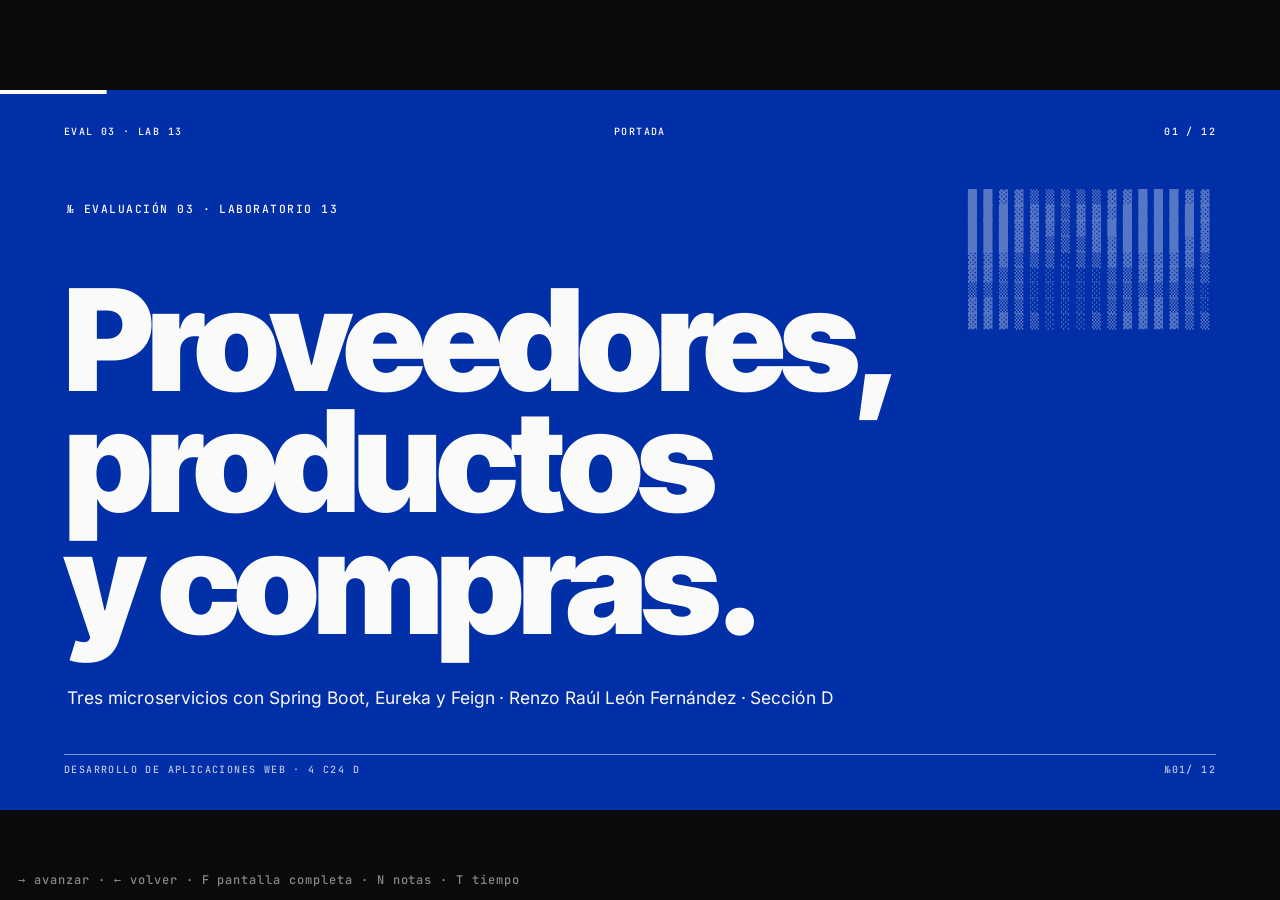
<file: presentacion/index.html>
<!DOCTYPE html>
<html lang="es">
<head>
<meta charset="UTF-8">
<meta name="viewport" content="width=device-width, initial-scale=1">
<title>Proveedores y compras</title>
<link rel="stylesheet" href="fuentes.css">
<style>
:root{
  --ikb:#002FA7; --paper:#fafaf8; --ink:#0a0a0a; --gris:#ecebe6; --gris2:#d9d8d2; --rojo:#c8102e;
  --disp:'Inter Tight','Inter',system-ui,sans-serif; --body:'Inter',system-ui,sans-serif; --mono:'JetBrains Mono',ui-monospace,monospace;
  --e:cubic-bezier(.2,.7,.1,1);
}
*{box-sizing:border-box;margin:0;padding:0;border-radius:0}
html,body{height:100%;background:var(--ink);overflow:hidden}
body{font-family:var(--body);color:var(--ink);-webkit-font-smoothing:antialiased}

/* Lienzo fijo 1920x1080 que se escala a la ventana */
#escenario{position:absolute;left:50%;top:50%;width:1920px;height:1080px;transform-origin:0 0}
.slide{position:absolute;inset:0;padding:72px 96px;display:none;background:var(--paper);overflow:hidden}
.slide.is-active{display:block}
.slide.ikb{background:var(--ikb);color:var(--paper)}
.slide.negro{background:var(--ink);color:var(--paper)}

/* Cromo de cada diapositiva */
.cromo{position:absolute;left:96px;right:96px;display:flex;justify-content:space-between;font:500 15px/1 var(--mono);text-transform:uppercase;letter-spacing:.14em}
.cromo.arriba{top:56px}
.cromo.abajo{bottom:52px;border-top:1px solid currentColor;padding-top:16px;opacity:.75}
.cromo span:nth-child(2){position:absolute;left:50%;transform:translateX(-50%)}

/* Tipografía */
.etq{font:500 17px/1 var(--mono);text-transform:uppercase;letter-spacing:.16em;color:var(--ikb)}
.ikb .etq,.negro .etq{color:var(--paper);opacity:.8}
h1,h2,h3{font-family:var(--disp);font-weight:900;letter-spacing:-.025em}
h2{font-size:92px;line-height:.98}
h3{font-size:34px;line-height:1.05;font-weight:800;letter-spacing:-.015em}
p{font-size:24px;line-height:1.4}
.mono{font-family:var(--mono)}
.az{color:var(--ikb)}
.linea{border-top:1px solid currentColor}

/* Fragmentos: aparecen con la flecha */
.f{opacity:0;transform:translateY(28px);transition:opacity .5s var(--e),transform .6s var(--e)}
.f.on{opacity:1;transform:none}
.f.izq{transform:translateX(-40px)}
.f.izq.on{transform:none}
.f.corte{opacity:1;transform:none;clip-path:inset(0 100% 0 0);transition:clip-path .8s var(--e)}
.f.corte.on{clip-path:inset(0 0 0 0)}

/* Entrada de cada diapositiva */
.slide.entra .ent{animation:sube .8s var(--e) both}
.slide.entra .ent:nth-child(2){animation-delay:.08s}
.slide.entra .ent:nth-child(3){animation-delay:.16s}
@keyframes sube{from{opacity:0;transform:translateY(40px)}to{opacity:1;transform:none}}

/* Cortina azul entre diapositivas */
#cortina{position:absolute;inset:0;background:var(--ikb);transform:translateX(-101%);z-index:40;pointer-events:none}
#cortina.pasa{animation:cortina .7s cubic-bezier(.7,0,.2,1) forwards}
@keyframes cortina{0%{transform:translateX(-101%)}48%,52%{transform:translateX(0)}100%{transform:translateX(101%)}}

/* Barra de progreso */
#progreso{position:absolute;top:0;left:0;height:6px;background:var(--ikb);z-index:30;transition:width .6s var(--e)}
.ikb ~ #progreso{background:var(--paper)}

/* ---------- 01 Portada ---------- */
#matriz{position:absolute;top:150px;right:96px;font:400 22px/1.05 var(--mono);letter-spacing:10px;opacity:.35;white-space:pre}
.portada h1{position:absolute;left:96px;bottom:250px;font-size:212px;line-height:.86;letter-spacing:-.045em}
.portada .sub{position:absolute;left:100px;bottom:150px;font-size:26px;opacity:.9}
.portada .num{position:absolute;left:100px;top:170px}

/* ---------- 02 Enunciado ---------- */
.enunciado h2{position:absolute;left:96px;right:96px;top:300px;font-size:150px;line-height:.92;letter-spacing:-.04em}
.enunciado .nota{position:absolute;left:96px;bottom:150px;width:760px;padding-top:20px}

/* ---------- 03 Tres servicios ---------- */
.tres{display:grid;grid-template-columns:repeat(16,1fr);position:absolute;inset:150px 96px 130px}
.tres .heroe{grid-column:1/7;background:var(--ink);color:var(--paper);padding:56px;display:flex;flex-direction:column;justify-content:space-between}
.tres .heroe h2{font-size:84px}
.tres .cards{grid-column:7/17;display:grid;grid-template-rows:repeat(3,1fr);border:1px solid var(--ink);border-left:0}
.tres .card{display:grid;grid-template-columns:240px 1fr;align-items:center;border-bottom:1px solid var(--ink);padding:0 48px}
.tres .card:last-child{border-bottom:0}
.tres .card b{font:700 76px/1 var(--mono);color:var(--ikb);letter-spacing:-.04em}
.tres .card h3{margin-bottom:10px}

/* ---------- 04 Arquitectura ---------- */
.arq svg{position:absolute;left:96px;top:318px;width:1728px;height:660px;overflow:visible}
.arq text{font-family:var(--disp)}
.arq .caja{fill:var(--paper);stroke:var(--ink);stroke-width:2}
.arq .trazo{fill:none;stroke-dasharray:var(--l);stroke-dashoffset:var(--l);transition:stroke-dashoffset 1.1s var(--e)}
.arq .f.on .trazo,.arq .trazo.f.on{stroke-dashoffset:0}
.arq .paquete{fill:var(--ikb);opacity:0}
.arq .on .paquete{animation:viaje 2.4s var(--e) .9s infinite}
@keyframes viaje{0%{offset-distance:0%;opacity:1}70%{offset-distance:100%;opacity:1}100%{offset-distance:100%;opacity:0}}

/* ---------- 05 Flujo ---------- */
.flujo .eje{position:absolute;left:96px;right:96px;top:470px;height:1px;background:var(--ink)}
.flujo .marca{position:absolute;top:448px;left:96px;width:44px;height:44px;background:var(--ikb);transition:transform .8s var(--e)}
.flujo .nodos{position:absolute;left:96px;right:96px;top:410px;display:grid;grid-template-columns:repeat(5,1fr)}
.flujo .nodo{padding-top:110px;padding-right:40px;border-left:1px solid var(--ink);padding-left:20px}
.flujo .nodo .mono{font-size:17px;letter-spacing:.12em;color:var(--ikb)}
.flujo .nodo h3{font-size:44px;margin:14px 0 18px}
.flujo .nodo p{font-size:23px}

/* ---------- 06 Torres ---------- */
.torre .barras{position:absolute;left:96px;right:96px;bottom:150px;height:600px;display:grid;grid-template-columns:repeat(16,1fr);align-items:end}
.torre .col{display:flex;flex-direction:column;justify-content:flex-end;height:100%}
.torre .barra{background:var(--ikb);height:0;transition:height 1.2s var(--e)}
.torre .on .barra{height:var(--h)}
.torre .cifra{font:700 72px/1 var(--mono);color:var(--ikb);margin-top:22px;letter-spacing:-.03em}
.torre .det{border-top:1px solid var(--ink);margin-top:10px;padding-top:10px;font:500 16px/1.3 var(--mono);text-transform:uppercase;letter-spacing:.1em}
.torre .signo{font:900 120px/1 var(--disp);align-self:center;text-align:center;margin-bottom:120px}
.torre .total .barra{background:var(--ink)}
.torre .total .cifra{color:var(--ink)}

/* ---------- 07 Validaciones ---------- */
.seis{position:absolute;inset:330px 96px 130px;display:grid;grid-template-columns:repeat(3,1fr);grid-template-rows:repeat(2,1fr);border-top:1px solid var(--ink);border-left:1px solid var(--ink)}
.seis>div{border-right:1px solid var(--ink);border-bottom:1px solid var(--ink);padding:36px 40px;display:flex;flex-direction:column;justify-content:space-between}
.seis .cod{font:700 64px/1 var(--mono);color:var(--rojo);letter-spacing:-.03em}
.seis .cod.n4{color:var(--ink)}
.seis h3{font-size:32px}
.seis p{font-size:19px;opacity:.75}

/* ---------- 08 Perfiles ---------- */
.libro{position:absolute;left:96px;right:96px;top:330px}
.libro .fila{display:grid;grid-template-columns:3fr 3fr 4fr 4fr 2fr;border-top:1px solid var(--ink);padding:46px 0;align-items:baseline}
.libro .fila:last-child{border-bottom:1px solid var(--ink)}
.libro .cab{font:500 16px/1 var(--mono);text-transform:uppercase;letter-spacing:.14em;opacity:.6;padding:18px 0}
.libro .fila .perfil{font:900 88px/1 var(--disp);letter-spacing:-.03em}
.libro .fila div{font-size:24px}
.libro .fila .m{font-family:var(--mono);font-size:22px}
.libro .prod .perfil{color:var(--ikb)!important}

/* ---------- 09 Postman ---------- */
.hbar{position:absolute;left:96px;right:96px;top:360px}
.hbar .r{display:grid;grid-template-columns:340px 1fr 120px;align-items:center;height:110px;border-top:1px solid var(--ink)}
.hbar .r:last-child{border-bottom:1px solid var(--ink)}
.hbar .cod{font:700 44px/1 var(--mono)}
.hbar .cod small{display:block;font:500 15px/1.4 var(--mono);letter-spacing:.1em;text-transform:uppercase;opacity:.6;margin-top:6px}
.hbar .b{height:46px;background:var(--ikb);width:0;transition:width 1.1s var(--e)}
.hbar .r.err .b{background:var(--ink)}
.hbar .on .b{width:var(--w)}
.hbar .n{font:700 52px/1 var(--mono);text-align:right}

/* ---------- 10 Imagen ---------- */
.foto .marco{position:absolute;left:96px;right:96px;top:120px;height:560px;overflow:hidden;border:1px solid var(--ink);background:#fff}
.foto .marco img{width:100%;display:block;transform:translateY(0);transition:transform 2.6s var(--e)}
.foto .marco.on img{transform:translateY(-51%)}
.foto .titulo{position:absolute;left:96px;top:722px;width:860px}
.foto .kpis{position:absolute;left:96px;right:96px;bottom:130px;display:grid;grid-template-columns:10fr 3fr 3fr 3fr;gap:0;align-items:end}
.foto .kpi{border-left:1px solid var(--ink);padding-left:24px}
.foto .kpi b{font:700 68px/1 var(--mono);color:var(--ikb);letter-spacing:-.03em}
.foto .kpi span{display:block;font:500 16px/1.3 var(--mono);text-transform:uppercase;letter-spacing:.1em;margin-top:8px}

/* ---------- 11 Dificultad ---------- */
.difi h2{position:absolute;left:96px;top:250px;font-size:132px;line-height:.92;letter-spacing:-.04em}
.difi .exp{position:absolute;left:96px;top:560px;width:1000px}
.difi .banda{position:absolute;left:0;right:0;bottom:0;height:300px;background:var(--ink);color:var(--paper);padding:56px 96px;display:grid;grid-template-columns:4fr 12fr;align-items:start}
.difi .banda h3{font-size:46px;line-height:1.1}

/* ---------- 12 Conclusiones ---------- */
.micro{position:absolute;inset:290px 96px 130px;display:grid;grid-template-columns:repeat(3,1fr);grid-template-rows:repeat(2,1fr);border-top:1px solid var(--ink);border-left:1px solid var(--ink)}
.micro>div{border-right:1px solid var(--ink);border-bottom:1px solid var(--ink);padding:34px 40px}
.micro .mono{font-size:46px;font-weight:700;color:var(--ikb)}
.micro p{font-size:23px;margin-top:22px}
.micro .acento{background:var(--ikb);color:var(--paper)}
.micro .acento .mono{color:var(--paper)}

/* ---------- 13 Cierre ---------- */
.cierre .bloque{position:absolute;left:0;top:0;bottom:0;width:58%;background:var(--ikb);color:var(--paper);padding:72px 96px}
.cierre .bloque h2{position:absolute;left:96px;bottom:240px;font-size:220px;line-height:.85;letter-spacing:-.05em}
.cierre #matriz2{position:absolute;top:160px;right:72px;font:400 22px/1.05 var(--mono);letter-spacing:10px;opacity:.35;white-space:pre}
.cierre .lado{position:absolute;left:62%;right:96px;top:250px}
.cierre .lado div{border-top:1px solid var(--ink);padding:30px 0}
.cierre .lado b{font:700 60px/1 var(--mono);color:var(--ikb);display:block;margin-bottom:8px}
.cierre .repo{position:absolute;left:62%;right:96px;bottom:150px;font:500 20px/1.4 var(--mono)}
.cierre .cromo.arriba{color:var(--paper)}
.cierre .cromo.arriba span:nth-child(3){color:var(--ink)}
.cierre .bloque .etq{position:absolute;top:150px;left:96px;color:var(--paper);opacity:.75}
.tres .heroe .etq{color:var(--paper);opacity:.6}

/* ---------- Notas y temporizador ---------- */
.notes{display:none}
#panel{position:fixed;left:0;right:0;bottom:0;max-height:45vh;overflow:auto;background:var(--ink);color:var(--paper);font:400 19px/1.55 var(--body);padding:22px 32px 26px;border-top:4px solid var(--ikb);transform:translateY(100%);transition:transform .35s var(--e);z-index:50}
#panel.abierto{transform:none}
#panel b{color:#9fb6ff}
#panel .t{font:500 13px/1 var(--mono);letter-spacing:.14em;text-transform:uppercase;opacity:.6;margin-bottom:10px}
#reloj{position:fixed;top:14px;right:18px;z-index:60;font:700 18px/1 var(--mono);background:var(--ink);color:var(--paper);padding:10px 14px;border:1px solid var(--paper);display:none}
#reloj.ver{display:block}
#reloj.tarde{background:var(--rojo)}
#ayuda{position:fixed;left:18px;bottom:14px;z-index:45;font:500 12px/1 var(--mono);color:#888;letter-spacing:.08em;transition:opacity .6s}


/* ---------- Lenguaje de movimiento ---------- */
:root{--mov:cubic-bezier(.65,0,.35,1)}
@keyframes marcha{to{stroke-dashoffset:-48}}
@keyframes latido{0%{offset-distance:0%;opacity:0}10%{opacity:1}85%{offset-distance:100%;opacity:1}100%{offset-distance:100%;opacity:0}}
@keyframes parpadeo{0%,100%{opacity:1}50%{opacity:.25}}

/* ---------- Arranque: consola + registro ---------- */
.boot .consola{position:absolute;left:96px;top:300px;width:1090px;height:640px;background:var(--ink);color:#d8d8d2;padding:30px 34px;font:400 17px/1.62 var(--mono);overflow:hidden}
.boot .consola .bar{display:flex;gap:18px;font:500 13px/1 var(--mono);letter-spacing:.14em;text-transform:uppercase;color:#8a8a84;border-bottom:1px solid #2a2a2a;padding-bottom:16px;margin-bottom:16px}
.boot .consola .bar b{color:var(--paper)}
.boot .lin{white-space:nowrap;overflow:hidden;min-height:27px}
.boot .lin .s{display:inline-block;width:190px;color:#7f9cff}
.boot .lin .ok{color:#fafaf8;font-weight:700}
.boot .cursor{display:inline-block;width:11px;height:20px;background:var(--paper);vertical-align:-3px;animation:parpadeo 1s steps(1) infinite}
.boot .registro{position:absolute;left:1230px;right:96px;top:300px;height:640px;border:1px solid var(--ink);display:flex;flex-direction:column}
.boot .registro .cab{background:var(--ikb);color:var(--paper);padding:26px 30px}
.boot .registro .cab h3{font-size:34px}
.boot .registro .fila{flex:1;border-top:1px solid var(--ink);display:grid;grid-template-columns:28px 1fr auto;gap:18px;align-items:center;padding:0 30px}
.boot .led{width:16px;height:16px;background:var(--gris2);transition:background .3s}
.boot .fila.up .led{background:var(--ikb)}
.boot .fila b{font:700 25px/1.2 var(--disp)}
.boot .fila small{display:block;font:500 15px/1.3 var(--mono);opacity:.6}
.boot .estado{font:700 22px/1 var(--mono);color:var(--gris2);transition:color .3s}
.boot .fila.up .estado{color:var(--ikb)}

/* ---------- Dos ambientes ---------- */
.amb .cols{position:absolute;left:96px;right:96px;top:330px;bottom:150px;display:grid;grid-template-columns:repeat(3,1fr);gap:48px}
.amb .col h3{font-size:34px;border-bottom:2px solid var(--ink);padding-bottom:16px}
.amb .par{position:relative;height:430px;margin-top:26px}
.amb .inst{position:absolute;top:0;width:calc(50% - 10px);height:100%;border:1px solid var(--ink);background:var(--paper);padding:24px 22px;display:flex;flex-direction:column;transition:transform .8s var(--mov),opacity .5s var(--e)}
.amb .inst.dev{left:0}
.amb .inst.prod{right:0;background:var(--ikb);color:var(--paper);border-color:var(--ikb)}
.amb .par:not(.on) .inst.dev{transform:translateX(calc(50% + 10px))}
.amb .par:not(.on) .inst.prod{transform:translateX(calc(-50% - 10px));opacity:0}
.amb .inst .env{font:900 54px/1 var(--disp);letter-spacing:-.03em}
.amb .inst .jar{font:500 15px/1.3 var(--mono);opacity:.7;margin-top:8px}
.amb .inst .port{font:700 46px/1 var(--mono);margin-top:auto}
.amb .inst .bd{font:500 16px/1.35 var(--mono);margin-top:14px;padding-top:12px;border-top:1px solid currentColor}
.amb .inst .ddl{font:500 14px/1.35 var(--mono);opacity:.75;margin-top:6px}
.amb .inst .led{position:absolute;top:26px;right:22px;width:14px;height:14px;background:currentColor;opacity:0}
.amb .on2 .inst .led{opacity:1;animation:parpadeo 1.6s var(--mov) infinite}
.amb .inst .env-sub{opacity:0;transition:opacity .4s var(--e) .5s}
.amb .par.on .inst .env-sub{opacity:1}
.amb .par.f{opacity:1;transform:none}
.amb .pie{position:absolute;left:96px;bottom:110px;font:500 16px/1 var(--mono);letter-spacing:.08em;opacity:.7}

/* ---------- Caída ---------- */
.caida .fuente{position:absolute;left:96px;right:96px;top:300px;height:64px;background:var(--ink);color:var(--paper);display:flex;align-items:center;justify-content:space-between;padding:0 28px;font:500 16px/1 var(--mono);letter-spacing:.12em;text-transform:uppercase}
.caida svg.trafico{position:absolute;left:96px;top:364px;width:1728px;height:96px}
.caida .tr{fill:none;stroke:var(--ikb);stroke-width:3;stroke-dasharray:10 14;animation:marcha .7s linear infinite}
.caida .tr.parado{stroke:var(--gris2);animation:none}
.caida .nodos3{position:absolute;left:96px;right:96px;top:460px;display:grid;grid-template-columns:repeat(3,1fr);gap:48px}
.caida .nodo3{border:2px solid var(--ink);height:250px;padding:26px 28px;position:relative;transition:background .35s,color .35s,border-color .35s}
.caida .nodo3 h3{font-size:34px}
.caida .nodo3 .codigo{position:absolute;left:28px;bottom:22px;font:700 84px/1 var(--mono);letter-spacing:-.04em;color:var(--ikb)}
.caida .nodo3 .que{position:absolute;right:28px;bottom:30px;font:500 16px/1.3 var(--mono);text-transform:uppercase;letter-spacing:.1em;text-align:right}
.caida .nodo3 .led{position:absolute;top:30px;right:28px;width:18px;height:18px;background:var(--ikb);animation:parpadeo 1.4s var(--mov) infinite}
.caida .nodo3.medio .codigo{color:var(--rojo)}
.caida .nodo3.medio .led{background:var(--rojo)}
.caida .nodo3.caido{background:var(--rojo);border-color:var(--rojo);color:var(--paper);animation:falla .5s steps(2) 1}
.caida .nodo3.caido .codigo{color:var(--paper)}
.caida .nodo3.caido .led{background:var(--paper);animation:none;opacity:.4}
@keyframes falla{0%{transform:translate(0)}20%{transform:translate(-10px,3px)}40%{transform:translate(8px,-4px)}60%{transform:translate(-6px,2px)}80%{transform:translate(4px,0)}100%{transform:translate(0)}}
.caida .base3{margin-top:18px;background:var(--ink);color:var(--paper);height:70px;display:flex;align-items:center;justify-content:space-between;padding:0 24px;font:500 18px/1 var(--mono)}
.caida .base3 i{font-style:normal;font-size:14px;letter-spacing:.12em;text-transform:uppercase;opacity:.7}
.caida .leyenda{position:absolute;left:96px;right:96px;bottom:130px;display:grid;grid-template-columns:200px 1fr;align-items:baseline;border-top:1px solid var(--ink);padding-top:22px}
.caida .leyenda .paso{font:700 22px/1 var(--mono);color:var(--ikb)}
.caida .leyenda p{font:800 34px/1.15 var(--disp);letter-spacing:-.015em}
.caida .mudo{position:absolute;width:0;height:0;overflow:hidden}

/* ---------- Arquitectura: flujo continuo ---------- */
.arq .vivo{opacity:0;transition:opacity .6s var(--e) 1.2s}
.arq .on .vivo{opacity:1}
.arq .vivo .m{fill:none;stroke:#fafaf8;stroke-width:2;stroke-dasharray:8 16;animation:marcha .9s linear infinite}
.arq .vivo .lat{fill:#002FA7;animation:latido 2.2s var(--mov) infinite}

/* ---------- Flujo: paquete con la petición ---------- */
.flujo .resp{position:absolute;left:96px;right:96px;top:740px;height:190px;background:var(--ink);color:#d8d8d2;padding:28px 34px;font:400 22px/1.6 var(--mono)}
.flujo .resp .k{color:#7f9cff;display:inline-block;width:150px}
.flujo .resp b{color:var(--paper)}
.flujo .marca{width:auto;min-width:44px;height:44px;padding:0 16px;display:flex;align-items:center;color:var(--paper);font:700 17px/1 var(--mono);white-space:nowrap;letter-spacing:.02em}

/* ---------- Base de datos ---------- */
.bd .grupos{position:absolute;left:96px;right:96px;top:300px;display:grid;grid-template-columns:4fr 4fr 8fr;gap:56px}
.bd .grh{font:500 16px/1 var(--mono);letter-spacing:.06em;color:var(--ikb);padding-bottom:12px;border-bottom:2px solid var(--ikb);margin-bottom:16px;display:flex;justify-content:space-between}
.bd .grh i{font-style:normal;color:var(--ink);opacity:.55}
.bd .par2{display:grid;grid-template-columns:1fr 1fr;gap:28px}
.bd .tb{border:1px solid var(--ink);background:var(--paper)}
.bd .tbh{background:var(--ikb);color:var(--paper);display:flex;justify-content:space-between;align-items:baseline;padding:16px 18px}
.bd .tb.osc .tbh{background:var(--ink)}
.bd .tbh b{font:800 28px/1 var(--disp);letter-spacing:-.01em}
.bd .tbh span{font:500 13px/1 var(--mono);letter-spacing:.14em;text-transform:uppercase;opacity:.7}
.bd .tbc,.bd .fl{display:grid;grid-template-columns:58px 1fr auto;align-items:center;gap:10px;padding:0 16px}
.bd .tbc{font:500 12px/1 var(--mono);letter-spacing:.14em;text-transform:uppercase;opacity:.55;height:34px;border-bottom:1px solid var(--ink)}
.bd .fl{height:50px;border-bottom:1px solid var(--gris2);opacity:0;transform:translateX(-14px);transition:opacity .4s var(--e),transform .5s var(--e)}
.bd .fl:last-child{border-bottom:0}
.bd .gr.on .fl{opacity:1;transform:none}
.bd .gr.on .fl:nth-child(4){transition-delay:.06s}.bd .gr.on .fl:nth-child(5){transition-delay:.12s}.bd .gr.on .fl:nth-child(6){transition-delay:.18s}
.bd .gr.on .fl:nth-child(7){transition-delay:.24s}.bd .gr.on .fl:nth-child(8){transition-delay:.3s}.bd .gr.on .fl:nth-child(9){transition-delay:.36s}
.bd .cn{font:600 19px/1 var(--mono)}
.bd .tp{font:400 15px/1 var(--mono);opacity:.7}
.bd .tg{display:inline-block;font:700 12px/1 var(--mono);letter-spacing:.06em;padding:5px 6px;text-align:center;min-width:44px}
.bd .tg.pk{background:var(--ikb);color:var(--paper)}
.bd .tg.uq{border:1px solid var(--ink)}
.bd .tg.fk{background:var(--ink);color:var(--paper)}
.bd .tg.ref{border:1px dashed var(--ikb);color:var(--ikb)}
.bd .tg.nada{color:var(--gris2)}
.bd svg.rels{position:absolute;inset:0;width:1920px;height:1080px;pointer-events:none;overflow:visible}
.bd .rel{fill:none;stroke:var(--ikb);stroke-width:2.5;stroke-dasharray:9 9;opacity:0;transition:opacity .5s}
.bd .rel.real{stroke:var(--ink);stroke-dasharray:none;stroke-width:3}
.bd .rel.on{opacity:1;animation:marcha 1.2s linear infinite}
.bd .rel.real.on{animation:none}
.bd .ley{position:absolute;left:96px;right:96px;bottom:120px;display:flex;gap:54px;font:500 16px/1 var(--mono);align-items:center}
.bd .ley b{margin-right:10px}

/* ---------- Arquitectura por capas ---------- */
.arq2 .pm{position:absolute;left:96px;right:96px;top:292px;height:60px;background:var(--ink);color:var(--paper);display:flex;align-items:center;justify-content:center;font:500 17px/1 var(--mono);letter-spacing:.12em;text-transform:uppercase}
.arq2 .ac{position:absolute;top:404px;width:520px;border:2px solid var(--ink);background:var(--paper)}
.arq2 .ach{height:64px;background:var(--ikb);color:var(--paper);display:flex;justify-content:space-between;align-items:center;padding:0 20px}
.arq2 .ach b{font:800 28px/1 var(--disp)}
.arq2 .ach span{font:500 14px/1 var(--mono);opacity:.8}
.arq2 .cp{height:46px;display:grid;grid-template-columns:150px 1fr;align-items:center;padding:0 20px;border-top:1px solid var(--gris2);font:400 16px/1 var(--mono);opacity:0;transform:translateY(8px);transition:opacity .35s var(--e),transform .45s var(--e)}
.arq2 .cp b{font:700 15px/1 var(--mono);letter-spacing:.06em;text-transform:uppercase;color:var(--ikb)}
.arq2 .cp.vacia{color:var(--gris2)}
.arq2 .cp.vacia b{color:var(--gris2)}
.arq2 .ac.on2 .cp{opacity:1;transform:none}
.arq2 .ac.on2 .cp:nth-child(2){transition-delay:.06s}.arq2 .ac.on2 .cp:nth-child(3){transition-delay:.12s}.arq2 .ac.on2 .cp:nth-child(4){transition-delay:.18s}.arq2 .ac.on2 .cp:nth-child(5){transition-delay:.24s}.arq2 .ac.on2 .cp:nth-child(6){transition-delay:.3s}
.arq2 .adb{position:absolute;top:786px;width:400px;height:64px;background:var(--ink);color:var(--paper);display:flex;justify-content:space-between;align-items:center;padding:0 20px}
.arq2 .adb b{font:500 19px/1 var(--mono)}
.arq2 .adb span{font:500 13px/1 var(--mono);opacity:.6}
.arq2 .eu{position:absolute;left:96px;right:96px;top:884px;height:58px;border:2px solid var(--ikb);color:var(--ikb);display:flex;align-items:center;justify-content:space-between;padding:0 24px;font:800 24px/1 var(--disp)}
.arq2 .eu span{font:500 15px/1 var(--mono);letter-spacing:.06em}
.arq2 svg.lin{position:absolute;inset:0;width:1920px;height:1080px;pointer-events:none;overflow:visible}
.arq2 .lin text{font:500 14px var(--mono);fill:var(--ink);opacity:.6}
.arq2 .lin .fx{fill:var(--ikb);opacity:1;font-weight:700}
.arq2 .tz{fill:none;stroke:var(--ink);stroke-width:2;stroke-dasharray:1;stroke-dashoffset:1;transition:stroke-dashoffset 1s var(--e)}
.arq2 .tz.az{stroke:var(--ikb);stroke-width:3}
.arq2 g.f.on .tz{stroke-dashoffset:0}
.arq2 .vivo2{opacity:0;transition:opacity .5s 1.1s}
.arq2 g.f.on .vivo2{opacity:1}
.arq2 .fluye{fill:none;stroke:var(--paper);stroke-width:2;stroke-dasharray:6 14;animation:marcha 1s linear infinite}
.arq2 .pq{fill:var(--ikb);animation:latido 2.6s var(--mov) infinite}

/* ---------- Flujo con desvíos ---------- */
.flujo2 svg.fl2{position:absolute;inset:0;width:1920px;height:1080px;overflow:visible}
.flujo2 .nd polygon,.flujo2 .nd rect{fill:var(--paper);stroke:var(--gris2);stroke-width:2;transition:stroke .3s,fill .3s}
.flujo2 .nd text{font:800 21px var(--disp);text-anchor:middle;fill:var(--gris2);transition:fill .3s}
.flujo2 .nd text.s{font:500 16px var(--mono)}
.flujo2 .nd.lit polygon,.flujo2 .nd.lit rect{stroke:var(--ink)}
.flujo2 .nd.lit text{fill:var(--ink)}
.flujo2 .nd.pill.lit rect{fill:var(--ink)}
.flujo2 .nd.pill.lit text{fill:var(--paper)}
.flujo2 .nd.fin.lit rect{fill:var(--ikb);stroke:var(--ikb)}
.flujo2 .nd.fin.lit text{fill:var(--paper)}
.flujo2 .nd.activo polygon,.flujo2 .nd.activo rect{stroke:var(--ikb);stroke-width:4}
.flujo2 .ed{fill:none;stroke:var(--gris2);stroke-width:2.5;color:var(--gris2);transition:stroke .3s,color .3s}
.flujo2 .ed.lit{stroke:var(--ink);color:var(--ink)}
.flujo2 .ed.err.lit{stroke:var(--rojo);color:var(--rojo);stroke-dasharray:8 7}
.flujo2 .ed.loop.lit{stroke:var(--ikb);color:var(--ikb);stroke-dasharray:8 7}
.flujo2 .lb{font:500 15px var(--mono);fill:var(--gris2);text-anchor:middle;transition:fill .3s}
.flujo2 .lb.lit{fill:var(--ink)}
.flujo2 .er rect{fill:var(--paper);stroke:var(--gris2);stroke-width:2;transition:all .3s}
.flujo2 .er text{font:500 16px var(--mono);text-anchor:middle;fill:var(--gris2);transition:fill .3s}
.flujo2 .er text.c{font:700 40px var(--mono)}
.flujo2 .er.lit rect{stroke:var(--rojo)}
.flujo2 .er.lit text{fill:var(--ink)}
.flujo2 .er.lit text.c{fill:var(--rojo)}
.flujo2 .er.flash rect{fill:var(--rojo);stroke:var(--rojo)}
.flujo2 .er.flash text,.flujo2 .er.flash text.c{fill:var(--paper)}
.flujo2 .tok,.flujo2 .tok2{position:absolute;left:0;top:0;width:26px;height:26px;margin:-13px 0 0 -13px;background:var(--ikb);opacity:0;z-index:5}
.flujo2 .tok2{background:var(--rojo)}
.flujo2 .estado2{position:absolute;left:96px;right:96px;bottom:120px;display:grid;grid-template-columns:220px 1fr;align-items:baseline;border-top:1px solid var(--ink);padding-top:18px}
.flujo2 .estado2 .k{font:700 20px/1 var(--mono);color:var(--ikb);text-transform:uppercase;letter-spacing:.1em}
.flujo2 .estado2 .v{font:800 30px/1.15 var(--disp)}


/* ---------- Flujo paso a paso ---------- */
.flujo2 .pasoN{position:absolute;right:96px;top:170px;font:700 64px/1 var(--mono);color:var(--ikb);letter-spacing:-.03em}
.flujo2 .pasoN span{font-size:26px;color:var(--ink);opacity:.4;margin-left:6px}
.flujo2 .er.visto rect{stroke:var(--rojo)}
.flujo2 .er.visto text{fill:var(--ink)}
.flujo2 .er.visto text.c{fill:var(--rojo)}
.flujo2 .capas{position:absolute;left:96px;right:96px;top:690px;display:grid;grid-template-columns:repeat(6,1fr);border:1px solid var(--ink)}
.flujo2 .capas span{font:700 15px/1 var(--mono);letter-spacing:.08em;text-transform:uppercase;text-align:center;padding:14px 0;border-right:1px solid var(--ink);color:var(--gris2);transition:background .3s,color .3s}
.flujo2 .capas span:last-child{border-right:0}
.flujo2 .capas span.on{background:var(--ikb);color:var(--paper)}
.flujo2 .capas span[data-c="5"].on{background:var(--rojo)}
.flujo2 .pan{position:absolute;top:752px;height:206px;border:1px solid var(--ink);overflow:hidden}
.flujo2 .pan.ok{left:96px;width:1010px;background:var(--ink);color:#d8d8d2}
.flujo2 .pan.er2{left:1130px;right:96px;background:var(--paper);color:var(--gris2);transition:background .3s,color .3s,border-color .3s}
.flujo2 .pan.er2.bien{border-color:var(--ikb);color:var(--ink)}
.flujo2 .pan.er2.bien .ph .k{color:var(--ikb)}
.flujo2 .pan.er2.activo{border-color:var(--rojo);color:var(--ink)}
.flujo2 .ph{display:flex;gap:18px;align-items:baseline;padding:16px 22px 10px;border-bottom:1px solid currentColor}
.flujo2 .pan.ok .ph{border-color:#2a2a2a}
.flujo2 .ph .k{font:700 13px/1 var(--mono);letter-spacing:.14em;text-transform:uppercase;color:#7f9cff}
.flujo2 .pan.er2 .ph .k{color:var(--gris2)}
.flujo2 .pan.er2.activo .ph .k{color:var(--rojo)}
.flujo2 .ph .tt{font:800 22px/1.1 var(--disp)}
.flujo2 .pan.ok .ph .tt{color:var(--paper)}
.flujo2 .cd{font:400 17px/1.48 var(--mono);padding:12px 22px;white-space:pre;margin:0}
.flujo2 .entra2 .cd{animation:aparece .45s var(--e)}
@keyframes aparece{from{opacity:0;transform:translateY(10px)}to{opacity:1;transform:none}}
.flujo2 .tok{width:28px;height:28px;margin:-14px 0 0 -14px}

@media (prefers-reduced-motion: reduce){
  .f,.f.corte,.trazo,.barra,.b,.marca,.foto .marco img{transition:none!important}
  #cortina.pasa,.slide.entra .ent,.arq .on .paquete,.tr,.vivo .m,.vivo .lat,.nodo3,.led,.cursor{animation:none!important}
}
</style>
</head>
<body>
<div id="escenario">

<!-- 01 · Portada (S01 Cover) -->
<section class="slide ikb portada" data-tema="Portada">
  <div class="etq num ent">№ Evaluación 03 · Laboratorio 13</div>
  <div id="matriz"></div>
  <h1 class="ent">Proveedores,<br>productos<br>y compras.</h1>
  <p class="sub ent">Tres microservicios con Spring Boot, Eureka y Feign · Renzo Raúl León Fernández · Sección D</p>
  <aside class="notes">
    <p>Buenos días, profesor. Soy <b>Renzo León</b>, sección D.</p>
    <p>Me tocó el <b>laboratorio 13: gestión de proveedores y compras</b>.</p>
    <p>En unos seis minutos les muestro cómo lo separé en microservicios, cómo se guardan los datos y qué pasa cuando llega información inválida.</p>
  </aside>
</section>


<!-- Arranque (consola + registro) -->
<section class="slide boot" data-tema="Arranque" data-gancho="boot">
  <div class="etq ent" style="margin-top:84px">№ 02 · Arranque</div>
  <h2 class="ent" style="font-size:80px;margin-top:18px">Cuatro procesos. Un registro.</h2>
  <div class="consola">
    <div class="bar"><b>consola</b><span>perfil dev</span><span>java 25 · spring boot 4.1.2</span></div>
    <div class="lineas"></div>
  </div>
  <div class="registro">
    <div class="cab"><div class="etq" style="color:#fafaf8;opacity:.75">eureka-server :8761</div><h3 style="margin-top:10px">Instancias registradas</h3></div>
    <div class="fila" data-s="PROVEEDOR-SERVICE"><span class="led"></span><div><b>proveedor-service</b><small>:8081</small></div><span class="estado">—</span></div>
    <div class="fila" data-s="PRODUCTO-SERVICE"><span class="led"></span><div><b>producto-service</b><small>:8082</small></div><span class="estado">—</span></div>
    <div class="fila" data-s="COMPRA-SERVICE"><span class="led"></span><div><b>compra-service</b><small>:8083</small></div><span class="estado">—</span></div>
  </div>
  <aside class="notes">
    <p>Antes de nada, así <b>arranca</b> el sistema. Estas líneas son del log real.</p>
    <p>Primero <b>Eureka</b> en el 8761. Luego cada servicio: carga su perfil <b>dev</b>, abre su conexión a MySQL, levanta Tomcat en su puerto…</p>
    <p>…y se <b>registra en Eureka</b>. A la derecha se ve cómo el registro va quedando en <b>UP</b>.</p>
  </aside>
</section>

<!-- 03 · Tres servicios (S13 Three Forces Cards) -->
<section class="slide" data-tema="Separación">
  <div class="tres">
    <div class="heroe ent">
      <div class="etq">№ 03 · Diseño</div>
      <div><h2>Tres servicios.<br>Tres bases.<br>Una tarea cada uno.</h2><p style="margin-top:34px;font-size:22px;opacity:.75">Una empresa necesita controlar a sus proveedores, sus productos y las compras que les hace.</p></div>
    </div>
    <div class="cards">
      <div class="card f"><b>8081</b><div><h3>proveedor-service</h3><p>CRUD de proveedores. Valida el RUC y que no se repita.</p></div></div>
      <div class="card f"><b>8082</b><div><h3>producto-service</h3><p>CRUD de productos. Antes de guardar, confirma que el proveedor exista.</p></div></div>
      <div class="card f"><b>8083</b><div><h3>compra-service</h3><p>Registra la compra con sus detalles y calcula subtotales y total.</p></div></div>
    </div>
  </div>
  <aside class="notes">
    <p>El problema: una empresa necesita <b>controlar</b> proveedores, productos y compras.</p>
    <p>¿<b>Por qué tres servicios</b>? Porque son tres responsabilidades distintas.</p>
    <p>→ <b>Proveedor</b>: registra empresas y valida el RUC.</p>
    <p>→ <b>Producto</b>: cada producto pertenece a un proveedor, y lo verifica antes de guardar.</p>
    <p>→ <b>Compra</b>: arma la compra con sus detalles y hace los cálculos.</p>
    <p>Cada uno tiene su <b>propio puerto y su propia base</b>, así un cambio en uno no rompe a los demás.</p>
  </aside>
</section>

<!-- Base de datos -->
<section class="slide bd" data-tema="Base de datos" data-gancho="bd">
  <div class="etq ent" style="margin-top:84px">№ 04 · Base de datos</div>
  <h2 class="ent" style="font-size:80px;margin-top:18px">Cada servicio, su base. Entre ellos, solo ids.</h2>
  <div class="grupos">
    <div class="gr f"><div class="grh">bd_proveedor_dev <i>proveedor-service</i></div><div class="tb" id="t-prov"><div class="tbh"><b>proveedor</b><span>tabla</span></div><div class="tbc"><span>clave</span><span>columna</span><span>tipo</span></div><div class="fl"><span class="tg pk">PK</span><span class="cn" data-col="id_proveedor">id_proveedor</span><span class="tp">BIGINT · AUTO</span></div><div class="fl"><span class="tg uq">UQ</span><span class="cn" data-col="ruc">ruc</span><span class="tp">VARCHAR(11) · NN</span></div><div class="fl"><span class="tg nada">·</span><span class="cn" data-col="razon_social">razon_social</span><span class="tp">VARCHAR(150) · NN</span></div><div class="fl"><span class="tg nada">·</span><span class="cn" data-col="direccion">direccion</span><span class="tp">VARCHAR(200)</span></div><div class="fl"><span class="tg nada">·</span><span class="cn" data-col="telefono">telefono</span><span class="tp">VARCHAR(15)</span></div><div class="fl"><span class="tg nada">·</span><span class="cn" data-col="correo">correo</span><span class="tp">VARCHAR(100)</span></div></div></div>
    <div class="gr f"><div class="grh">bd_producto_dev <i>producto-service</i></div><div class="tb" id="t-prod"><div class="tbh"><b>producto</b><span>tabla</span></div><div class="tbc"><span>clave</span><span>columna</span><span>tipo</span></div><div class="fl"><span class="tg pk">PK</span><span class="cn" data-col="id_producto">id_producto</span><span class="tp">BIGINT · AUTO</span></div><div class="fl"><span class="tg nada">·</span><span class="cn" data-col="nombre">nombre</span><span class="tp">VARCHAR(100) · NN</span></div><div class="fl"><span class="tg nada">·</span><span class="cn" data-col="descripcion">descripcion</span><span class="tp">VARCHAR(200)</span></div><div class="fl"><span class="tg nada">·</span><span class="cn" data-col="precio">precio</span><span class="tp">DOUBLE · NN</span></div><div class="fl"><span class="tg nada">·</span><span class="cn" data-col="stock">stock</span><span class="tp">INT · NN</span></div><div class="fl"><span class="tg ref">REF</span><span class="cn" data-col="id_proveedor">id_proveedor</span><span class="tp">BIGINT · NN</span></div></div></div>
    <div class="gr dos f"><div class="grh">bd_compra_dev <i>compra-service</i></div><div class="par2"><div class="tb osc" id="t-comp"><div class="tbh"><b>compra</b><span>tabla</span></div><div class="tbc"><span>clave</span><span>columna</span><span>tipo</span></div><div class="fl"><span class="tg pk">PK</span><span class="cn" data-col="id_compra">id_compra</span><span class="tp">BIGINT · AUTO</span></div><div class="fl"><span class="tg nada">·</span><span class="cn" data-col="fecha">fecha</span><span class="tp">DATE · NN</span></div><div class="fl"><span class="tg ref">REF</span><span class="cn" data-col="id_proveedor">id_proveedor</span><span class="tp">BIGINT · NN</span></div><div class="fl"><span class="tg nada">·</span><span class="cn" data-col="total">total</span><span class="tp">DOUBLE · NN</span></div></div><div class="tb osc" id="t-det"><div class="tbh"><b>detalle_compra</b><span>tabla</span></div><div class="tbc"><span>clave</span><span>columna</span><span>tipo</span></div><div class="fl"><span class="tg pk">PK</span><span class="cn" data-col="id_detalle">id_detalle</span><span class="tp">BIGINT · AUTO</span></div><div class="fl"><span class="tg fk">FK</span><span class="cn" data-col="id_compra">id_compra</span><span class="tp">BIGINT</span></div><div class="fl"><span class="tg ref">REF</span><span class="cn" data-col="id_producto">id_producto</span><span class="tp">BIGINT · NN</span></div><div class="fl"><span class="tg nada">·</span><span class="cn" data-col="cantidad">cantidad</span><span class="tp">INT · NN</span></div><div class="fl"><span class="tg nada">·</span><span class="cn" data-col="precio">precio</span><span class="tp">DOUBLE · NN</span></div><div class="fl"><span class="tg nada">·</span><span class="cn" data-col="subtotal">subtotal</span><span class="tp">DOUBLE · NN</span></div></div></div></div>
  </div>
  <svg class="rels" viewBox="0 0 1920 1080"></svg>
  <div class="ley f">
    <span><b class="tg pk">PK</b> llave primaria</span><span><b class="tg uq">UQ</b> único</span>
    <span><b class="tg fk">FK</b> llave foránea real · misma base</span><span><b class="tg ref">REF</b> solo guarda el id · otro servicio</span>
  </div>
  <aside class="notes">
    <p>Así está armada la <b>base de datos</b>: tres bases, una por servicio.</p>
    <p>→ <b>proveedor</b>: el RUC es único. → <b>producto</b>: guarda el <b>id del proveedor</b>, pero sin llave foránea, porque el proveedor vive en otra base.</p>
    <p>→ <b>compra y detalle_compra</b> sí están en la misma base: ahí hay una <b>FK real</b>, una compra tiene muchos detalles.</p>
    <p>→ Las líneas punteadas son <b>referencias por id</b>: se consultan con Feign, no con un JOIN.</p>
    <p>Si preguntan por el <b>double</b> en los montos: para dinero lo ideal es un tipo exacto como BigDecimal; usé double para mantenerlo simple y redondeo a dos decimales.</p>
  </aside>
</section>


<!-- Arquitectura por capas -->
<section class="slide arq2" data-tema="Arquitectura">
  <div class="etq ent" style="margin-top:84px">№ 05 · Arquitectura</div>
  <h2 class="ent" style="font-size:72px;margin-top:18px">Tres servicios, mismas capas.</h2>
  <div class="pm f" data-p="a1">Postman · cliente REST · GET · POST · PUT · DELETE</div>
  <div class="ac f" data-p="a2" style="left:96px"><div class="ach"><b>proveedor-service</b><span>:8081 dev · :9081 prod</span></div><div class="acc"><div class="cp"><b>Controller</b><span>/api/proveedores</span></div><div class="cp"><b>DTO</b><span>ProveedorDTO · @Pattern RUC</span></div><div class="cp"><b>Service</b><span>RUC único, CRUD</span></div><div class="cp vacia"><b>Client</b><span>no depende de nadie</span></div><div class="cp"><b>Repository</b><span>JpaRepository · findByRuc</span></div><div class="cp"><b>Exception</b><span>GlobalExceptionHandler</span></div></div></div><div class="adb f" data-p="a4" style="left:156px"><b>bd_proveedor</b><span>MySQL · 3306</span></div><div class="ac f" data-p="a2" style="left:700px"><div class="ach"><b>producto-service</b><span>:8082 dev · :9082 prod</span></div><div class="acc"><div class="cp"><b>Controller</b><span>/api/productos</span></div><div class="cp"><b>DTO</b><span>ProductoDTO · @Positive</span></div><div class="cp"><b>Service</b><span>verifica el proveedor</span></div><div class="cp"><b>Client</b><span>ProveedorClient · Feign</span></div><div class="cp"><b>Repository</b><span>JpaRepository</span></div><div class="cp"><b>Exception</b><span>GlobalExceptionHandler</span></div></div></div><div class="adb f" data-p="a4" style="left:760px"><b>bd_producto</b><span>MySQL · 3306</span></div><div class="ac f" data-p="a2" style="left:1304px"><div class="ach"><b>compra-service</b><span>:8083 dev · :9083 prod</span></div><div class="acc"><div class="cp"><b>Controller</b><span>/api/compras</span></div><div class="cp"><b>DTO</b><span>CompraDTO · @Valid detalles</span></div><div class="cp"><b>Service</b><span>subtotal y total</span></div><div class="cp"><b>Client</b><span>ProveedorClient · ProductoClient</span></div><div class="cp"><b>Repository</b><span>JpaRepository · cascada</span></div><div class="cp"><b>Exception</b><span>GlobalExceptionHandler</span></div></div></div><div class="adb f" data-p="a4" style="left:1364px"><b>bd_compra · 2 tablas</b><span>MySQL · 3306</span></div>
  <span class="f mudo" data-p="a3"></span><div class="eu f" data-p="a5">eureka-server :8761 <span>los tres se registran aquí · Feign busca por nombre</span></div>
  <svg class="lin" viewBox="0 0 1920 1080">
    <defs><marker id="pf" viewBox="0 0 10 10" refX="9" refY="5" markerWidth="6" markerHeight="6" orient="auto"><path d="M0 0L10 5L0 10z" fill="#002FA7"/></marker></defs>
    <g class="f" data-p="a1"><path class="tz" pathLength="1" d="M356.0 352 V400"/><text x="368.0" y="384">HTTP</text><path class="tz" pathLength="1" d="M960.0 352 V400"/><text x="972.0" y="384">HTTP</text><path class="tz" pathLength="1" d="M1564.0 352 V400"/><text x="1576.0" y="384">HTTP</text></g>
    <g class="f" data-p="a4"><path class="tz" pathLength="1" d="M356.0 748 V788"/><path class="tz" pathLength="1" d="M960.0 748 V788"/><path class="tz" pathLength="1" d="M1564.0 748 V788"/></g>
    <g class="f" data-p="a5"><path class="tz az" pathLength="1" d="M700 631.0 H672.0 V493.0 H616" marker-end="url(#pf)"/><path class="tz az" pathLength="1" d="M1304 623.0 H1262.0 V493.0 H1220" marker-end="url(#pf)"/><path class="tz az" pathLength="1" d="M1304 639.0 H1280.0 V382 H644.0 V503.0 H616" marker-end="url(#pf)"/><g class="vivo2"><path class="fluye" d="M700 631.0 H672.0 V493.0 H616"/><path class="fluye" d="M1304 623.0 H1262.0 V493.0 H1220"/><path class="fluye" d="M1304 639.0 H1280.0 V382 H644.0 V503.0 H616"/><rect class="pq" width="12" height="12" x="-6" y="-6" style="offset-path:path('M700 631.0 H672.0 V493.0 H616');animation-delay:0.0s"/><rect class="pq" width="12" height="12" x="-6" y="-6" style="offset-path:path('M1304 623.0 H1262.0 V493.0 H1220');animation-delay:0.6s"/><rect class="pq" width="12" height="12" x="-6" y="-6" style="offset-path:path('M1304 639.0 H1280.0 V382 H644.0 V503.0 H616');animation-delay:1.2s"/></g>
      <text class="fx" x="658.0" y="481.0" text-anchor="middle">FEIGN</text><text class="fx" x="1262.0" y="481.0" text-anchor="middle">FEIGN</text></g>
  </svg>
  <aside class="notes">
    <p>La <b>arquitectura</b>: los tres servicios tienen <b>las mismas capas</b>.</p>
    <p>→ Postman llama por HTTP a cada uno, en su puerto.</p>
    <p>→ <b>Controller</b> recibe, el <b>DTO</b> valida, el <b>Service</b> aplica las reglas, el <b>Repository</b> guarda con JPA y el <b>GlobalExceptionHandler</b> arma los errores.</p>
    <p>→ La capa <b>Client</b> es Feign: producto le pregunta a proveedor, y compra le pregunta a los dos. Los encuentra por nombre gracias a <b>Eureka</b>.</p>
  </aside>
</section>


<!-- Dos ambientes por servicio -->
<section class="slide amb" data-tema="Ambientes" data-gancho="amb">
  <div class="etq ent" style="margin-top:84px">№ 06 · Perfiles</div>
  <h2 class="ent" style="font-size:80px;margin-top:18px">Un mismo .jar, dos ambientes.</h2>
  <div class="cols">
    <div class="col">
      <h3>proveedor-service</h3>
      <div class="par f">
        <div class="inst dev"><span class="led"></span><div class="env">DEV</div><div class="jar">proveedor-service.jar</div><div class="env-sub jar">PROFILE_ACTIVE=dev</div><div class="port">:8081</div><div class="bd">bd_proveedor_dev</div><div class="ddl">tablas · se crean solas</div></div>
        <div class="inst prod"><span class="led"></span><div class="env">PROD</div><div class="jar">proveedor-service.jar</div><div class="env-sub jar">PROFILE_ACTIVE=prod</div><div class="port">:9081</div><div class="bd">bd_proveedor_prod</div><div class="ddl">tablas · solo se validan</div></div>
      </div>
    </div>
    <div class="col">
      <h3>producto-service</h3>
      <div class="par f">
        <div class="inst dev"><span class="led"></span><div class="env">DEV</div><div class="jar">producto-service.jar</div><div class="env-sub jar">PROFILE_ACTIVE=dev</div><div class="port">:8082</div><div class="bd">bd_producto_dev</div><div class="ddl">tablas · se crean solas</div></div>
        <div class="inst prod"><span class="led"></span><div class="env">PROD</div><div class="jar">producto-service.jar</div><div class="env-sub jar">PROFILE_ACTIVE=prod</div><div class="port">:9082</div><div class="bd">bd_producto_prod</div><div class="ddl">tablas · solo se validan</div></div>
      </div>
    </div>
    <div class="col">
      <h3>compra-service</h3>
      <div class="par f">
        <div class="inst dev"><span class="led"></span><div class="env">DEV</div><div class="jar">compra-service.jar</div><div class="env-sub jar">PROFILE_ACTIVE=dev</div><div class="port">:8083</div><div class="bd">bd_compra_dev</div><div class="ddl">tablas · se crean solas</div></div>
        <div class="inst prod"><span class="led"></span><div class="env">PROD</div><div class="jar">compra-service.jar</div><div class="env-sub jar">PROFILE_ACTIVE=prod</div><div class="port">:9083</div><div class="bd">bd_compra_prod</div><div class="ddl">tablas · solo se validan</div></div>
      </div>
    </div>
  </div>
  <span class="f mudo"></span>
  <div class="pie">También existe el perfil test: puertos 818x · bases bd_*_test · se elige con la variable PROFILE_ACTIVE</div>
  <aside class="notes">
    <p>Cada servicio es <b>un solo .jar</b>.</p>
    <p>→ Con la variable <b>PROFILE_ACTIVE</b> ese mismo jar se vuelve <b>DEV</b> o <b>PROD</b>: cambia el puerto, la base y cómo trata las tablas.</p>
    <p>→ En dev las tablas se crean solas; en prod <b>solo se validan</b>, por eso antes se corre el script. Las dos instancias pueden correr a la vez porque no comparten nada.</p>
    <p>También hay un perfil <b>test</b>, en los puertos 818x.</p>
  </aside>
</section>


<!-- Flujo de una compra, paso a paso -->
<section class="slide flujo2" data-tema="Flujo" data-gancho="flujo2">
  <div class="etq ent" style="margin-top:84px">№ 07 · Flujo de una compra</div>
  <h2 class="ent" style="font-size:72px;margin-top:18px">Si algo falla, se desvía. Si no, sigue.</h2>
  <div class="pasoN"><b>00</b><span>/ 08</span></div>
  <svg class="fl2" viewBox="0 0 1920 1080">
    <defs><marker id="pa" viewBox="0 0 10 10" refX="9" refY="5" markerWidth="7" markerHeight="7" orient="auto"><path d="M0 0L10 5L0 10z" fill="currentColor"/></marker></defs>
    <path class="ed " id="e-0" d="M272 430 H350" marker-end="url(#pa)"/>
    <path class="ed " id="e-1" d="M546 430 H620" marker-end="url(#pa)"/><text class="lb" id="e-1-t" x="585.0" y="418">sí</text>
    <path class="ed " id="e-2" d="M816 430 H890" marker-end="url(#pa)"/><text class="lb" id="e-2-t" x="855.0" y="418">sí</text>
    <path class="ed " id="e-3" d="M1086 430 H1160" marker-end="url(#pa)"/><text class="lb" id="e-3-t" x="1125.0" y="418">sí</text>
    <path class="ed " id="e-4" d="M1356 430 H1416" marker-end="url(#pa)"/><text class="lb" id="e-4-t" x="1384.0" y="418">sí</text>
    <path class="ed " id="e-5" d="M1620 430 H1683" marker-end="url(#pa)"/>
    <path class="ed loop" id="e-loop" d="M1260 356 V298 H990 V352" marker-end="url(#pa)"/><text class="lb" id="e-loop-t" x="1125.0" y="286">siguiente detalle</text>
    <path class="ed err" id="x-1" d="M450 504 V564" marker-end="url(#pa)"/><text class="lb" id="x-1-t" x="466" y="548">no</text><path class="ed err" id="x-2" d="M720 504 V564" marker-end="url(#pa)"/><text class="lb" id="x-2-t" x="736" y="548">no</text><path class="ed err" id="x-3" d="M990 504 V564" marker-end="url(#pa)"/><text class="lb" id="x-3-t" x="1006" y="548">no</text><path class="ed err" id="x-4" d="M1260 504 V564" marker-end="url(#pa)"/><text class="lb" id="x-4-t" x="1276" y="548">no</text>
    <g class="nd pill" id="n-ini"><rect x="108.0" y="388" width="164" height="84"/><text x="190" y="425">POST</text><text class="s" x="190" y="451">/api/compras</text></g>
    <g class="nd" id="n-d1"><polygon points="450,356 546,430 450,504 354,430"/><text x="450" y="425">¿DTO</text><text x="450" y="451">válido?</text></g>
    <g class="nd" id="n-d2"><polygon points="720,356 816,430 720,504 624,430"/><text x="720" y="425">¿Existe el</text><text x="720" y="451">proveedor?</text></g>
    <g class="nd" id="n-d3"><polygon points="990,356 1086,430 990,504 894,430"/><text x="990" y="425">¿Existe el</text><text x="990" y="451">producto?</text></g>
    <g class="nd" id="n-d4"><polygon points="1260,356 1356,430 1260,504 1164,430"/><text x="1260" y="425">¿Es de ese</text><text x="1260" y="451">proveedor?</text></g>
    <g class="nd " id="n-calc"><rect x="1420.0" y="388" width="200" height="84"/><text x="1520" y="425">Calcula</text><text class="s" x="1520" y="451">subtotal y total</text></g>
    <g class="nd fin" id="n-fin"><rect x="1683.0" y="388" width="144" height="84"/><text x="1755" y="425">201</text><text class="s" x="1755" y="451">Created</text></g>
    <g class="er" id="r-1"><rect x="338" y="568" width="224" height="88"/><text class="c" x="450" y="614">400</text><text x="450" y="642">Bad Request</text></g>
    <g class="er" id="r-2"><rect x="608" y="568" width="224" height="88"/><text class="c" x="720" y="614" style="font-size:32px">404 / 503</text><text x="720" y="642">Not Found · caído</text></g>
    <g class="er" id="r-3"><rect x="878" y="568" width="224" height="88"/><text class="c" x="990" y="614">404</text><text x="990" y="642">Not Found</text></g>
    <g class="er" id="r-4"><rect x="1148" y="568" width="224" height="88"/><text class="c" x="1260" y="614">400</text><text x="1260" y="642">Bad Request</text></g>
  </svg>
  <div class="tok"></div>
  <div class="capas"><span data-c="0">Controller</span><span data-c="1">DTO</span><span data-c="2">Service</span><span data-c="3">Client · Feign</span><span data-c="4">Repository</span><span data-c="5">Exception</span></div>
  <div class="pan ok"><div class="ph"><span class="k">camino correcto</span><b class="tt">Esperando la petición</b></div><pre class="cd">Presiona → para empezar</pre></div>
  <div class="pan er2"><div class="ph"><span class="k">desvío</span><b class="tt">Sin desvíos todavía</b></div><pre class="cd">—</pre></div>
  <span class="f mudo"></span><span class="f mudo"></span><span class="f mudo"></span><span class="f mudo"></span><span class="f mudo"></span><span class="f mudo"></span><span class="f mudo"></span><span class="f mudo"></span>
  <aside class="notes">
    <p>Este es el <b>flujo completo</b> de una compra. Avanzo un paso a la vez.</p>
    <p>→ 1. Llega el <b>POST</b> al <b>Controller</b>, con el proveedor 1 y dos detalles.</p>
    <p>→ 2. El <b>DTO</b> valida: si falta un dato o la cantidad es cero, se desvía con <b>400</b> y dice qué campo falló.</p>
    <p>→ 3. Con <b>Feign</b> pregunta si existe el proveedor. Si no, <b>404</b>; si su servicio está caído, <b>503</b>.</p>
    <p>→ 4. Por cada detalle: ¿existe el producto? Si no, 404.</p>
    <p>→ 5. ¿Ese producto es del mismo proveedor? Si no, <b>400</b>: regla de negocio.</p>
    <p>→ 6. Repite las dos preguntas con el <b>segundo detalle</b>.</p>
    <p>→ 7. El <b>Service</b> calcula: subtotal por detalle y el total.</p>
    <p>→ 8. El <b>Repository</b> guarda la compra y sus detalles juntos: <b>201 Created</b>. Si hubo cualquier desvío, no se guardó nada.</p>
  </aside>
</section>

<!-- 06 · Prueba de aceptación (S06 KPI Tower) -->
<section class="slide torre" data-tema="Prueba de aceptación" data-gancho="contar">
  <div class="etq ent" style="margin-top:84px">№ 08 · Prueba de aceptación</div>
  <h2 class="ent" style="font-size:80px;margin-top:18px">Una compra, dos productos.</h2>
  <div class="barras">
    <div class="col f" style="grid-column:1/5;--h:389px"><div class="barra"></div><div class="cifra" data-fin="5000" data-dec="2">0</div><div class="det">Laptop Lenovo 14<br>2 × 2500.00</div></div>
    <div class="signo f" style="grid-column:5/7">+</div>
    <div class="col f" style="grid-column:7/11;--h:11px"><div class="barra"></div><div class="cifra" data-fin="136.5" data-dec="2">0</div><div class="det">Mouse inalámbrico<br>3 × 45.50</div></div>
    <div class="signo f" style="grid-column:11/13">=</div>
    <div class="col total f" style="grid-column:13/17;--h:400px"><div class="barra"></div><div class="cifra" data-fin="5136.5" data-dec="2">0</div><div class="det">Total de la compra<br>Respuesta 201 Created</div></div>
  </div>
  <aside class="notes">
    <p>Esta es la <b>prueba de aceptación</b> que pide el laboratorio.</p>
    <p>→ Dos laptops a 2500: <b>5000</b>. → Tres mouse a 45.50: <b>136.50</b>.</p>
    <p>→ El total: <b>5136.50</b>. Lo comprobé en Postman y en la tabla de la base.</p>
    <p>Las barras están a escala: por eso el mouse casi no se ve.</p>
  </aside>
</section>


<!-- Si uno se cae -->
<section class="slide caida" data-tema="Si uno se cae" data-gancho="caida">
  <div class="etq ent" style="margin-top:84px">№ 09 · Aislamiento</div>
  <h2 class="ent" style="font-size:80px;margin-top:18px">¿Y si un servicio se cae?</h2>
  <div class="fuente"><span>Postman · peticiones</span><span>Prueba real, perfil test</span></div>
  <svg class="trafico" viewBox="0 0 1728 96" preserveAspectRatio="none">
    <path class="tr t0" d="M272 0 V96"/><path class="tr t1" d="M864 0 V96"/><path class="tr t2" d="M1456 0 V96"/>
  </svg>
  <div class="nodos3">
    <div><div class="nodo3 n0"><span class="led"></span><h3>proveedor-service</h3><div class="codigo">200</div><div class="que">ok</div></div><div class="base3">bd_proveedor <i>datos intactos</i></div></div>
    <div><div class="nodo3 n1"><span class="led"></span><h3>producto-service</h3><div class="codigo">200</div><div class="que">ok</div></div><div class="base3">bd_producto <i>datos intactos</i></div></div>
    <div><div class="nodo3 n2"><span class="led"></span><h3>compra-service</h3><div class="codigo">200</div><div class="que">ok</div></div><div class="base3">bd_compra <i>datos intactos</i></div></div>
  </div>
  <div class="leyenda"><div class="paso">01 / 05</div><p class="texto">Los tres arriba. Cada uno responde con su propia base.</p></div>
  <span class="f mudo"></span><span class="f mudo"></span><span class="f mudo"></span><span class="f mudo"></span>
  <aside class="notes">
    <p>Esto lo <b>probé apagando cada servicio</b>. Son los códigos reales.</p>
    <p>→ Si cae <b>compra</b>, proveedor y producto <b>siguen al 100%</b>.</p>
    <p>→ Si cae <b>producto</b>, proveedor sigue; compra responde <b>503</b>: es un error <b>controlado</b>, no se cae.</p>
    <p>→ Si cae <b>proveedor</b>, producto y compra responden 503, porque necesitan sus datos para completar la respuesta.</p>
    <p>→ Y cuando vuelve, <b>todo responde 200 solo</b>, sin reiniciar nada. Ningún dato se pierde, porque <b>cada base es independiente</b>.</p>
  </aside>
</section>


<!-- 09 · Postman (S07 H-Bar Chart) -->
<section class="slide" data-tema="Pruebas">
  <div class="etq ent" style="margin-top:84px">№ 10 · Postman</div>
  <h2 class="ent" style="font-size:80px;margin-top:18px">35 peticiones. 35 respuestas esperadas.</h2>
  <div class="hbar">
    <div class="r f" style="--w:100%"><div class="cod">200<small>OK · listar, buscar, editar</small></div><div class="b"></div><div class="n">14</div></div>
    <div class="r f" style="--w:64.3%"><div class="cod">201<small>Created · registros</small></div><div class="b"></div><div class="n">9</div></div>
    <div class="r err f" style="--w:42.9%"><div class="cod">400<small>Datos inválidos</small></div><div class="b"></div><div class="n">6</div></div>
    <div class="r err f" style="--w:42.9%"><div class="cod">404<small>No existe</small></div><div class="b"></div><div class="n">6</div></div>
  </div>
  <aside class="notes">
    <p>Lo probé todo en <b>Postman</b>: una colección de <b>35 peticiones</b>, en orden.</p>
    <p>→ 14 consultas y ediciones con 200. → 9 registros con 201.</p>
    <p>→ Y los errores también son pruebas: <b>6 con 400</b> y <b>6 con 404</b>. Todas devolvieron el código esperado.</p>
  </aside>
</section>



<!-- 12 · Conclusiones (S16 Multi-card Brief) -->
<section class="slide" data-tema="Conclusiones">
  <div class="etq ent" style="margin-top:84px">№ 11 · Conclusiones</div>
  <h2 class="ent" style="font-size:80px;margin-top:18px">Cinco aprendizajes y una dificultad.</h2>
  <div class="micro">
    <div class="f"><div class="mono">01</div><p>Cada microservicio con una sola responsabilidad y su propia base: un cambio no obliga a tocar los demás.</p></div>
    <div class="f"><div class="mono">02</div><p>Eureka evita escribir direcciones y puertos fijos: cada servicio se encuentra por su nombre.</p></div>
    <div class="f"><div class="mono">03</div><p>Con Feign, consultar a otro servicio es declarar una interfaz, casi como escribir un controlador.</p></div>
    <div class="f"><div class="mono">04</div><p>Validar con DTO y un manejador general da mensajes claros y el código HTTP correcto.</p></div>
    <div class="f"><div class="mono">05</div><p>Los perfiles cambian de ambiente tocando solo la configuración, no el código.</p></div>
    <div class="acento f"><div class="mono">Dificultad</div><p>Todo daba 500: una base vieja tenía el mismo nombre. La moví a un respaldo y uso una base propia por proyecto.</p></div>
  </div>
  <aside class="notes">
    <p>Cierro con <b>cinco aprendizajes</b>:</p>
    <p>→ una responsabilidad por servicio → Eureka y los nombres → Feign → validaciones claras → perfiles.</p>
    <p>→ Y la <b>dificultad</b>: producto-service daba 500 en todo porque ya existía una bd_producto_dev de otra práctica, con otras columnas. La moví a un <b>respaldo</b> sin perder datos y el servicio creó la suya.</p>
  </aside>
</section>

<!-- 13 · Cierre (S09 Closing Manifesto) -->
<section class="slide cierre" data-tema="Cierre">
  <div class="bloque">
    <div class="etq">№ 12 · Fin</div>
    <div id="matriz2"></div>
    <h2 class="ent">Gracias.</h2>
    <p style="position:absolute;left:100px;bottom:150px;font-size:28px">¿Preguntas?</p>
  </div>
  <div class="lado">
    <div class="f"><b>3 + 1</b><span style="font-size:24px">microservicios y el servidor Eureka</span></div>
    <div class="f"><b>3</b><span style="font-size:24px">perfiles: dev, test y prod</span></div>
    <div class="f"><b>35</b><span style="font-size:24px">pruebas en Postman</span></div>
  </div>
  <div class="repo f">github.com/RXDG2908/<br>eval03-proveedores-compras</div>
  <aside class="notes">
    <p>Eso es todo, <b>gracias</b>. ¿Alguna pregunta?</p>
    <p class="t">Pregunta de la sustentación</p>
    <p><b>¿Por qué separó el sistema?</b> Son tres responsabilidades distintas; cada una cambia y corre por su cuenta.</p>
    <p><b>¿Cómo persiste?</b> Spring Data JPA en MySQL, cada servicio en su base. La compra guarda solo los ids del proveedor y de cada producto, y consulta sus datos con Feign. Solo compra y detalle tienen relación directa, porque viven en la misma base.</p>
    <p><b>¿Y si llega información inválida?</b> El DTO la detiene antes de guardar y responde 400 con el campo y el motivo; si no existe, 404. En ningún caso se guarda nada.</p>
  </aside>
</section>

<div id="cortina"></div>
<div id="progreso"></div>
</div>

<div id="panel"></div>
<div id="reloj">00:00</div>
<div id="ayuda">→ avanzar · ← volver · F pantalla completa · N notas · T tiempo</div>

<script>
(function () {
  var esc = document.getElementById('escenario');
  var slides = Array.prototype.slice.call(document.querySelectorAll('.slide'));
  var total = slides.length;
  var cortina = document.getElementById('cortina');
  var progreso = document.getElementById('progreso');
  var panel = document.getElementById('panel');
  var reloj = document.getElementById('reloj');
  var idx = 0, paso = 0, inicio = null, tecleado = '';

  // Escala el lienzo de 1920x1080 a la ventana
  function ajustar() {
    var s = Math.min(window.innerWidth / 1920, window.innerHeight / 1080);
    esc.style.transform = 'scale(' + s + ') translate(-50%,-50%)';
  }
  window.addEventListener('resize', ajustar);
  ajustar();

  // Encabezado y pie de cada diapositiva
  slides.forEach(function (s, i) {
    var n = String(i + 1).padStart(2, '0') + ' / ' + String(total).padStart(2, '0');
    var a = document.createElement('div');
    a.className = 'cromo arriba';
    a.innerHTML = '<span>Eval 03 · Lab 13</span><span>' + s.dataset.tema + '</span><span>' + n + '</span>';
    var b = document.createElement('div');
    b.className = 'cromo abajo';
    b.innerHTML = '<span>Desarrollo de Aplicaciones Web · 4 C24 D</span><span></span><span>№' + n.replace(' ', '') + '</span>';
    s.appendChild(a);
    if (!s.classList.contains('cierre')) s.appendChild(b);
  });

  // Cada paso es un grupo: los elementos con el mismo data-p aparecen juntos
  function frags(s) {
    var grupos = [], claves = {};
    s.querySelectorAll('.f').forEach(function (f, i) {
      var k = f.dataset.p || ('u' + i);
      if (!(k in claves)) { claves[k] = grupos.length; grupos.push([]); }
      grupos[claves[k]].push(f);
    });
    return grupos;
  }

  // Matriz de caracteres que "respira" en portada y cierre
  function matriz(id, filas, cols) {
    var el = document.getElementById(id);
    if (!el) return;
    var g = '░▒▓█';
    var t = 0;
    setInterval(function () {
      if (!el.closest('.slide').classList.contains('is-active')) return;
      var out = '';
      for (var y = 0; y < filas; y++) {
        for (var x = 0; x < cols; x++) {
          var v = Math.sin(x * 0.55 + t) + Math.cos(y * 0.7 - t * 0.8);
          out += g[Math.max(0, Math.min(3, Math.floor((v + 2) / 1.01)))];
        }
        out += '\n';
      }
      el.textContent = out;
      t += 0.12;
    }, 90);
  }
  matriz('matriz', 9, 16);
  matriz('matriz2', 8, 12);

  // Contadores de la prueba de aceptación
  function contar(el) {
    var fin = parseFloat(el.dataset.fin), dec = parseInt(el.dataset.dec || '0', 10);
    var t0 = performance.now(), dur = 1200;
    function cuadro(t) {
      var k = Math.min(1, (t - t0) / dur);
      var e = 1 - Math.pow(1 - k, 3);
      el.textContent = (fin * e).toFixed(dec);
      if (k < 1) requestAnimationFrame(cuadro);
    }
    requestAnimationFrame(cuadro);
  }


  // ---------- Escenas con movimiento propio ----------
  var LOG = [
    ['eureka', 'Tomcat started on port 8761 (http)'],
    ['eureka', 'Started EurekaServerApplication in 5.47 seconds', 1],
    ['proveedor', 'The following 1 profile is active: "dev"'],
    ['proveedor', 'HikariPool-1 - Start completed.'],
    ['proveedor', 'Tomcat started on port 8081 (http)'],
    ['eureka', 'Registered instance PROVEEDOR-SERVICE:8081 with status UP', 2],
    ['producto', 'The following 1 profile is active: "dev"'],
    ['producto', 'Tomcat started on port 8082 (http)'],
    ['eureka', 'Registered instance PRODUCTO-SERVICE:8082 with status UP', 2],
    ['compra', 'The following 1 profile is active: "dev"'],
    ['compra', 'Tomcat started on port 8083 (http)'],
    ['eureka', 'Registered instance COMPRA-SERVICE:8083 with status UP', 2],
    ['compra', 'Started CompraServiceApplication in 9.072 seconds', 1]
  ];
  var bootTimer = [];
  function boot(s) {
    bootTimer.forEach(clearTimeout); bootTimer = [];
    var cont = s.querySelector('.lineas');
    cont.innerHTML = '';
    s.querySelectorAll('.registro .fila').forEach(function (f) { f.classList.remove('up'); f.querySelector('.estado').textContent = '—'; });
    var t = 500;
    LOG.forEach(function (l) {
      bootTimer.push(setTimeout(function () {
        var d = document.createElement('div');
        d.className = 'lin';
        d.innerHTML = '<span class="s">[' + l[0] + ']</span><span class="x"></span><span class="cursor"></span>';
        cont.appendChild(d);
        var x = d.querySelector('.x'), i = 0, txt = l[1];
        (function escribe() {
          i += 2;
          x.textContent = txt.slice(0, i);
          if (i < txt.length) { bootTimer.push(setTimeout(escribe, 12)); }
          else {
            d.querySelector('.cursor').remove();
            if (l[2]) x.className = 'x ok';
            if (l[2] === 2) {
              var nombre = txt.split(' ')[2].split(':')[0];
              var f = s.querySelector('.fila[data-s="' + nombre + '"]');
              if (f) { f.classList.add('up'); f.querySelector('.estado').textContent = 'UP'; }
            }
          }
        })();
      }, t));
      t += l[2] === 2 ? 620 : 360;
    });
  }

  var CAIDA = [
    {c: ['ok', 'ok', 'ok'], t: 'Los tres arriba. Cada uno responde con su propia base.'},
    {c: ['ok', 'ok', 'caido'], t: 'Cae compra-service: proveedor y producto siguen al 100%.'},
    {c: ['ok', 'caido', 'medio'], t: 'Cae producto-service: proveedor sigue; compra responde 503, un error controlado.'},
    {c: ['caido', 'medio', 'medio'], t: 'Cae proveedor-service: producto y compra responden 503, porque necesitan sus datos.'},
    {c: ['ok', 'ok', 'ok'], t: 'Vuelve el servicio: todo responde 200 solo, sin reiniciar nada. Ningún dato se perdió.'}
  ];
  function caida(s, n) {
    var e = CAIDA[Math.min(n, CAIDA.length - 1)];
    e.c.forEach(function (st, i) {
      var nodo = s.querySelector('.n' + i), tr = s.querySelector('.t' + i);
      nodo.classList.remove('ok', 'medio', 'caido');
      void nodo.offsetWidth;
      nodo.classList.add(st);
      nodo.querySelector('.codigo').textContent = st === 'ok' ? '200' : st === 'medio' ? '503' : '—';
      nodo.querySelector('.que').textContent = st === 'ok' ? 'ok' : st === 'medio' ? 'error controlado' : 'sin respuesta';
      tr.classList.toggle('parado', st === 'caido');
    });
    s.querySelector('.leyenda .paso').textContent = '0' + (n + 1) + ' / 05';
    s.querySelector('.leyenda .texto').textContent = e.t;
  }


  // ---------- Base de datos: relaciones entre tablas ----------
  function puntoFila(s, tabla, col, lado) {
    var tb = s.querySelector('#' + tabla), base = esc.getBoundingClientRect(), k = base.width / 1920;
    var el = tabla && col ? tb.querySelector('[data-col="' + col + '"]').parentNode : tb;
    var r = el.getBoundingClientRect();
    return {x: ((lado === 'der' ? r.right : r.left) - base.left) / k, y: (r.top + r.height / 2 - base.top) / k, b: (r.bottom - base.top) / k, cx: (r.left + r.width / 2 - base.left) / k};
  }
  function relaciones(s, ver) {
    var svg = s.querySelector('svg.rels');
    if (!ver) { svg.innerHTML = ''; return; }
    var rels = [
      ['t-prod', 'id_proveedor', 't-prov', 'id_proveedor', 'ref', 880],
      ['t-comp', 'id_proveedor', 't-prov', 'id_proveedor', 'ref', 910],
      ['t-det', 'id_producto', 't-prod', 'id_producto', 'ref', 895],
      ['t-det', 'id_compra', 't-comp', 'id_compra', 'real', 0]
    ];
    var html = '';
    rels.forEach(function (r) {
      var a = puntoFila(s, r[0], r[1], 'izq'), b = puntoFila(s, r[2], r[3], r[4] === 'real' ? 'der' : 'der');
      var d;
      if (r[4] === 'real') {
        d = 'M' + a.x + ' ' + a.y + ' H' + (a.x - 14) + ' V' + b.y + ' H' + b.x;
      } else {
        var lane = r[5] - 140;
        d = 'M' + a.x + ' ' + a.y + ' H' + (a.x - 18) + ' V' + lane + ' H' + (b.x + 18) + ' V' + b.y + ' H' + b.x;
      }
      html += '<path class="rel ' + r[4] + '" d="' + d + '"/>';
    });
    svg.innerHTML = html;
    requestAnimationFrame(function () { svg.querySelectorAll('.rel').forEach(function (p, i) { setTimeout(function () { p.classList.add('on'); }, i * 220); }); });
  }


  // ---------- Flujo: un paso por cada flecha ----------
  var PASOS_FLUJO = [{"n": "n-ini", "e": [], "c": [0], "ok": ["petición · Controller", "POST /api/compras\n{ \"idProveedor\": 1,  \"fecha\": \"2026-11-06\",\n  \"detalles\": [\n    { \"idProducto\": 1, \"cantidad\": 2, \"precio\": 2500.00 },\n    { \"idProducto\": 2, \"cantidad\": 3, \"precio\": 45.50 } ] }"], "er": null}, {"n": "n-d1", "e": ["e-0"], "c": [1], "ok": ["DTO · @Valid", "@NotNull  idProveedor, fecha\n@Size(min = 1)  detalles\n@Min(1)  cantidad   ·   @Positive  precio\n\n✓ todos los campos cumplen"], "er": [1, "400 · un campo no cumple", "{\n  \"detalles[0].cantidad\":\n     \"La cantidad debe ser mayor a 0\"\n}"]}, {"n": "n-d2", "e": ["e-1"], "c": [3], "ok": ["Feign · ProveedorClient", "GET proveedor-service /api/proveedores/1\n\n← 200 OK\n{ \"idProveedor\": 1,\n  \"razonSocial\": \"Distribuidora Andina SAC\" }"], "er": [2, "404 · o 503 si está caído", "{ \"codigo\": \"404\",\n  \"mensaje\": \"Proveedor no encontrado con id: 999\" }\n\n{ \"codigo\": \"503\",\n  \"mensaje\": \"No se pudo comunicar con otro microservicio\" }"]}, {"n": "n-d3", "e": ["e-2"], "c": [3], "ok": ["detalle 1 / 2 · ProductoClient", "GET producto-service /api/productos/1\n\n← 200 OK\n{ \"idProducto\": 1, \"nombre\": \"Laptop Lenovo 14\", \"idProveedor\": 1 }"], "er": [3, "404 · el producto no existe", "{ \"codigo\": \"404\",\n  \"mensaje\": \"Producto no encontrado con id: 999\" }"]}, {"n": "n-d4", "e": ["e-3"], "c": [2], "ok": ["regla de negocio · Service", "producto.idProveedor  ==  compra.idProveedor\n          1           ==          1\n\n✓ la laptop es de Distribuidora Andina"], "er": [4, "400 · es de otro proveedor", "{ \"codigo\": \"400\",\n  \"mensaje\": \"El producto Papel bond A4 no\n   pertenece al proveedor Distribuidora Andina SAC\" }"]}, {"n": "n-d4", "e": ["e-loop"], "c": [3, 2], "ok": ["detalle 2 / 2 · mismas preguntas", "GET /api/productos/2   ← 200 OK\n{ \"nombre\": \"Mouse inalambrico\", \"idProveedor\": 1 }\n\n✓ existe   ✓ es del proveedor 1"], "er": null, "loop": true}, {"n": "n-calc", "e": ["e-4"], "c": [2], "ok": ["cálculo · Service", "subtotal = cantidad × precio\n  2 × 2500.00 = 5000.00\n  3 ×   45.50 =  136.50\ntotal = 5000.00 + 136.50 = 5136.50"], "er": null}, {"n": "n-fin", "e": ["e-5"], "c": [4], "ok": ["guardado · Repository", "← 201 Created\n{ \"idCompra\": 1,\n  \"total\": 5136.5,\n  \"detalles\": [ subtotal 5000.0, subtotal 136.5 ],\n  \"proveedor\": { \"razonSocial\": \"Distribuidora Andina SAC\" } }"], "er": null, "fin": true}];
  var FX = {'n-ini': 190, 'n-d1': 450, 'n-d2': 720, 'n-d3': 990, 'n-d4': 1260, 'n-calc': 1520, 'n-fin': 1755};
  var FY = 430, FYE = 612, flujoPrev = 0;
  function flujo2(s, n) {
    var reducido = window.matchMedia('(prefers-reduced-motion: reduce)').matches;
    function q(id) { return s.querySelector('#' + id); }
    function luz(id, clase) { var e = q(id); if (e) e.classList.add(clase || 'lit'); var lb = q(id + '-t'); if (lb) lb.classList.add('lit'); }
    s.querySelectorAll('.lit,.activo,.flash,.visto').forEach(function (e) { e.classList.remove('lit', 'activo', 'flash', 'visto'); });
    s.querySelectorAll('.tok2').forEach(function (e) { e.remove(); });
    var tok = s.querySelector('.tok');
    var ok = s.querySelector('.pan.ok'), er = s.querySelector('.pan.er2');
    s.querySelector('.pasoN b').textContent = (n < 10 ? '0' : '') + n;
    s.querySelectorAll('.capas span').forEach(function (c) { c.classList.remove('on'); });
    if (n === 0) {
      tok.getAnimations().forEach(function (x) { x.cancel(); });
      tok.style.opacity = 0; flujoPrev = 0;
      ok.querySelector('.tt').textContent = 'Esperando la petición';
      ok.querySelector('.cd').textContent = 'Presiona → para empezar';
      er.classList.remove('activo');
      er.querySelector('.tt').textContent = 'Sin desvíos todavía';
      er.querySelector('.cd').textContent = '—';
      return;
    }
    // todo lo que ya se recorrió queda encendido
    for (var i = 0; i < n; i++) {
      var p = PASOS_FLUJO[i];
      luz(p.n); p.e.forEach(function (e) { luz(e); });
      if (p.er && i < n - 1) { luz('x-' + p.er[0]); luz('r-' + p.er[0], 'visto'); }
    }
    var a = PASOS_FLUJO[n - 1];
    q(a.n).classList.add('activo');
    a.c.forEach(function (c) { s.querySelector('.capas [data-c="' + c + '"]').classList.add('on'); });
    ok.querySelector('.tt').textContent = a.ok[0];
    ok.querySelector('.cd').textContent = a.ok[1];
    ok.classList.remove('entra2'); void ok.offsetWidth; ok.classList.add('entra2');
    er.classList.remove('bien');
    if (a.er) {
      er.classList.add('activo');
      s.querySelector('.capas [data-c="5"]').classList.add('on');
      er.querySelector('.tt').textContent = a.er[1];
      er.querySelector('.cd').textContent = a.er[2];
      er.classList.remove('entra2'); void er.offsetWidth; er.classList.add('entra2');
    } else {
      er.classList.remove('activo');
      er.classList.toggle('bien', !!a.fin);
      er.querySelector('.tt').textContent = a.fin ? 'Ningún desvío: la compra se guardó' : 'Sin desvío en este paso';
      er.querySelector('.cd').textContent = a.fin ? 'Si hubiera fallado cualquier paso,\nno se habría guardado nada.' : '—';
    }
    if (a.fin) s.querySelectorAll('.nd,.ed,.lb,.er').forEach(function (e) { e.classList.add('lit'); });

    // movimiento del token desde el paso anterior
    var desde = flujoPrev > 0 ? PASOS_FLUJO[flujoPrev - 1].n : a.n;
    var x0 = FX[desde], x1 = FX[a.n];
    var ruta = a.loop ? [[FX['n-d4'], FY], [FX['n-d4'], FY - 132], [FX['n-d3'], FY - 132], [FX['n-d3'], FY], [FX['n-d4'], FY]] : [[x0, FY], [x1, FY]];
    var adelante = n === flujoPrev + 1;
    flujoPrev = n;
    tok.style.opacity = a.fin ? 0 : 1;
    tok.getAnimations().forEach(function (x) { x.cancel(); });
    if (!adelante || reducido) {
      tok.style.transform = 'translate(' + x1 + 'px,' + FY + 'px)';
      if (a.er) { luz('x-' + a.er[0]); luz('r-' + a.er[0], 'visto'); }
      return;
    }
    var largo = 0;
    for (var k = 1; k < ruta.length; k++) largo += Math.abs(ruta[k][0] - ruta[k - 1][0]) + Math.abs(ruta[k][1] - ruta[k - 1][1]);
    var acc = 0;
    var frames = ruta.map(function (pt, k) {
      if (k) acc += Math.abs(pt[0] - ruta[k - 1][0]) + Math.abs(pt[1] - ruta[k - 1][1]);
      return {transform: 'translate(' + pt[0] + 'px,' + pt[1] + 'px)', offset: largo ? acc / largo : 0};
    });
    var anim = tok.animate(frames, {duration: largo ? Math.min(1400, 300 + largo * 0.9) : 1, easing: 'cubic-bezier(.65,0,.35,1)', fill: 'forwards'});
    if (a.er) {
      anim.finished.then(function () {
        if (!s.classList.contains('is-active') || flujoPrev !== n) return;
        luz('x-' + a.er[0]);
        var t2 = document.createElement('div');
        t2.className = 'tok2'; s.appendChild(t2);
        var xd = FX[a.n];
        t2.animate([{transform: 'translate(' + xd + 'px,' + (FY + 74) + 'px)', opacity: 1}, {transform: 'translate(' + xd + 'px,' + (FYE - 48) + 'px)', opacity: 1}],
                   {duration: 520, easing: 'cubic-bezier(.65,0,.35,1)', fill: 'forwards'}).finished.then(function () {
          luz('r-' + a.er[0], 'visto'); q('r-' + a.er[0]).classList.add('flash');
          t2.remove();
          setTimeout(function () { var r = q('r-' + a.er[0]); if (r) r.classList.remove('flash'); }, 700);
        }).catch(function () { t2.remove(); });
      }).catch(function () {});
    }
  }

  function ganchos(s, n) {
    if (s.dataset.gancho === 'caida') caida(s, n);
    if (s.dataset.gancho === 'bd') relaciones(s, n >= 4);
    if (s.dataset.gancho === 'flujo2') flujo2(s, n);
    if (s.classList.contains('arq2')) s.querySelectorAll('.ac').forEach(function (c) { c.classList.toggle('on2', n >= 3); });
    if (s.dataset.gancho === 'amb') {
      s.querySelectorAll('.par').forEach(function (p) { p.classList.toggle('on2', n >= 4); });
    }
    if (s.dataset.gancho === 'linea') {
      var nodos = s.querySelectorAll('.nodo');
      var m = s.querySelector('.marca');
      var k = Math.max(0, n - 1);
      m.style.transform = 'translateX(' + (k * (1920 - 192) / 5) + 'px)';
      m.querySelector('span').textContent = n > 0 ? nodos[k].dataset.txt : '';
      s.querySelector('.resp').innerHTML = n > 0 ? '<span class="k">' + nodos[k].dataset.k + '</span>' + nodos[k].dataset.res : '<span class="k">esperando</span>la compra…';
    }
  }
  function alMostrar(s, g, n) {
    g.forEach(function (f) {
      f.classList.add('on');
      var c = f.querySelector('[data-fin]');
      if (c) contar(c);
    });
    ganchos(s, n);
  }

  function pintar(n, pasos, conCortina) {
    var cambiar = function () {
      slides.forEach(function (s, i) {
        s.classList.toggle('is-active', i === n);
        s.classList.remove('entra');
      });
      var s = slides[n];
      void s.offsetWidth;
      s.classList.add('entra');
      frags(s).forEach(function (g, i) {
        g.forEach(function (f) {
          f.classList.toggle('on', i < pasos);
          var c = f.querySelector('[data-fin]');
          if (c) c.textContent = i < pasos ? parseFloat(c.dataset.fin).toFixed(2) : '0';
        });
      });
      ganchos(s, pasos);
      if (s.dataset.gancho === 'boot') boot(s);
      var nota = s.querySelector('.notes');
      panel.innerHTML = '<div class="t">Notas · ' + (n + 1) + ' de ' + total + ' · ' + s.dataset.tema + '</div>' + (nota ? nota.innerHTML : '');
      progreso.style.width = ((n + 1) / total * 100) + '%';
      progreso.style.background = s.classList.contains('ikb') ? '#fafaf8' : '#002FA7';
      history.replaceState(null, '', '#/' + (n + 1));
    };
    var reducido = window.matchMedia('(prefers-reduced-motion: reduce)').matches;
    if (conCortina && !reducido) {
      cortina.classList.remove('pasa');
      void cortina.offsetWidth;
      cortina.classList.add('pasa');
      setTimeout(cambiar, 330);
    } else {
      cambiar();
    }
    idx = n;
    paso = pasos;
  }

  function siguiente() {
    var f = frags(slides[idx]);
    if (paso < f.length) {
      alMostrar(slides[idx], f[paso], paso + 1);
      paso++;
    } else if (idx < total - 1) {
      pintar(idx + 1, 0, true);
    }
  }

  function anterior() {
    var f = frags(slides[idx]);
    if (paso > 0) {
      paso--;
      f[paso].forEach(function (x) { x.classList.remove('on'); });
      ganchos(slides[idx], paso);
    } else if (idx > 0) {
      pintar(idx - 1, frags(slides[idx - 1]).length, true);
    }
  }

  // Temporizador
  setInterval(function () {
    if (!inicio) return;
    var s = Math.floor((Date.now() - inicio) / 1000);
    reloj.textContent = String(Math.floor(s / 60)).padStart(2, '0') + ':' + String(s % 60).padStart(2, '0');
    reloj.classList.toggle('tarde', s >= 480);
  }, 250);

  document.addEventListener('keydown', function (e) {
    var k = e.key;
    if (k === 'ArrowRight' || k === ' ' || k === 'PageDown' || k === 'Enter' && !tecleado) { e.preventDefault(); siguiente(); }
    else if (k === 'ArrowLeft' || k === 'PageUp') { e.preventDefault(); anterior(); }
    else if (k === 'Home') pintar(0, 0, true);
    else if (k === 'End') pintar(total - 1, frags(slides[total - 1]).length, true);
    else if (k === 'f' || k === 'F') {
      if (!document.fullscreenElement) document.documentElement.requestFullscreen(); else document.exitFullscreen();
    }
    else if (k === 'n' || k === 'N') panel.classList.toggle('abierto');
    else if (k === 't' || k === 'T') {
      if (!inicio) inicio = Date.now();
      reloj.classList.toggle('ver');
    }
    else if (k === 'r' || k === 'R') { inicio = Date.now(); }
    else if (/^[0-9]$/.test(k)) { tecleado += k; }
    else if (k === 'Enter' && tecleado) {
      var n = Math.max(1, Math.min(total, parseInt(tecleado, 10)));
      tecleado = '';
      pintar(n - 1, 0, true);
    }
    else if (k === 'Escape') { panel.classList.remove('abierto'); tecleado = ''; }
    document.getElementById('ayuda').style.opacity = '0';
  });

  // Clic: mitad derecha avanza, mitad izquierda vuelve
  document.addEventListener('click', function (e) {
    if (e.target.closest('#panel')) return;
    if (e.clientX > window.innerWidth / 2) siguiente(); else anterior();
  });

  var m = /#\/(\d+)/.exec(location.hash);
  pintar(m ? Math.max(0, Math.min(total - 1, parseInt(m[1], 10) - 1)) : 0, 0, false);
})();
</script>
</body>
</html>
</file>
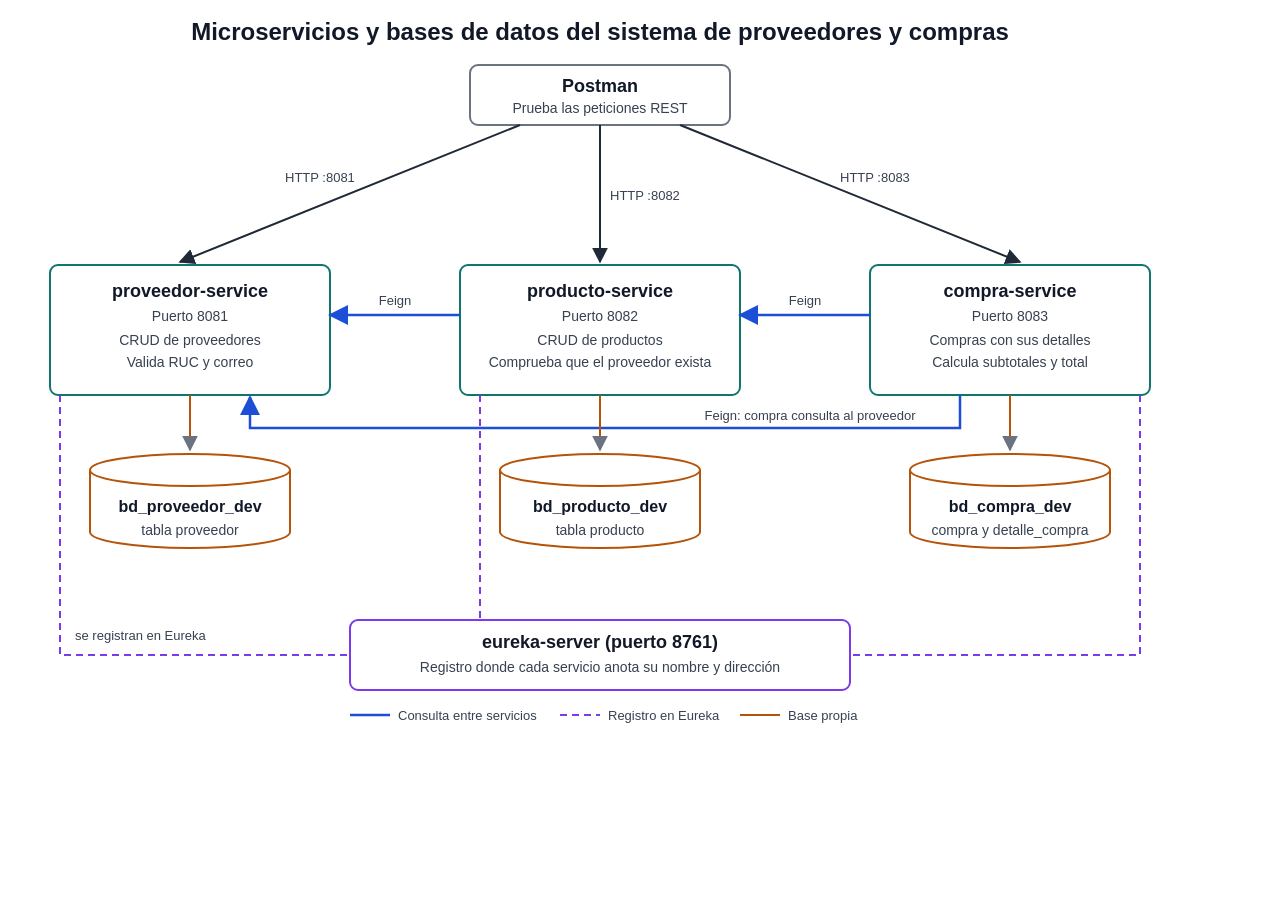
<file: diagramas/01-arquitectura.html>
<!doctype html>
<html lang="es"><head><meta charset="utf-8"><title>Arquitectura</title>
<style>html,body{margin:0;background:#fff}svg{display:block;font-family:Arial,Helvetica,sans-serif}
.t{font-size:18px;font-weight:700;fill:#111827}.s{font-size:14px;fill:#374151}.c{text-anchor:middle}
.box{fill:#fff;stroke-width:2}.e{font-size:13px;fill:#374151}.h{font-size:24px;font-weight:700;fill:#111827}</style></head><body>
<svg width="1200" height="760" viewBox="0 0 1200 760" xmlns="http://www.w3.org/2000/svg">
<defs>
<marker id="a" viewBox="0 0 10 10" refX="9" refY="5" markerWidth="8" markerHeight="8" orient="auto-start-reverse"><path d="M0 0L10 5L0 10z" fill="#1f2937"/></marker>
<marker id="g" viewBox="0 0 10 10" refX="9" refY="5" markerWidth="8" markerHeight="8" orient="auto-start-reverse"><path d="M0 0L10 5L0 10z" fill="#6b7280"/></marker>
<marker id="b" viewBox="0 0 10 10" refX="9" refY="5" markerWidth="8" markerHeight="8" orient="auto-start-reverse"><path d="M0 0L10 5L0 10z" fill="#1d4ed8"/></marker>
</defs>
<text x="600" y="40" class="h c">Microservicios y bases de datos del sistema de proveedores y compras</text>

<!-- Postman -->
<rect x="470" y="65" width="260" height="60" rx="8" class="box" stroke="#6b7280"/>
<text x="600" y="92" class="t c">Postman</text><text x="600" y="113" class="s c">Prueba las peticiones REST</text>

<!-- Flechas Postman a servicios -->
<path d="M520 125 L180 262" stroke="#1f2937" stroke-width="2" fill="none" marker-end="url(#a)"/>
<path d="M600 125 L600 262" stroke="#1f2937" stroke-width="2" fill="none" marker-end="url(#a)"/>
<path d="M680 125 L1020 262" stroke="#1f2937" stroke-width="2" fill="none" marker-end="url(#a)"/>
<text x="285" y="182" class="e">HTTP :8081</text><text x="610" y="200" class="e">HTTP :8082</text><text x="840" y="182" class="e">HTTP :8083</text>

<!-- Servicios -->
<rect x="50" y="265" width="280" height="130" rx="8" class="box" stroke="#0f766e"/>
<text x="190" y="297" class="t c">proveedor-service</text><text x="190" y="321" class="s c">Puerto 8081</text>
<text x="190" y="345" class="s c">CRUD de proveedores</text><text x="190" y="367" class="s c">Valida RUC y correo</text>

<rect x="460" y="265" width="280" height="130" rx="8" class="box" stroke="#0f766e"/>
<text x="600" y="297" class="t c">producto-service</text><text x="600" y="321" class="s c">Puerto 8082</text>
<text x="600" y="345" class="s c">CRUD de productos</text><text x="600" y="367" class="s c">Comprueba que el proveedor exista</text>

<rect x="870" y="265" width="280" height="130" rx="8" class="box" stroke="#0f766e"/>
<text x="1010" y="297" class="t c">compra-service</text><text x="1010" y="321" class="s c">Puerto 8083</text>
<text x="1010" y="345" class="s c">Compras con sus detalles</text><text x="1010" y="367" class="s c">Calcula subtotales y total</text>

<!-- Feign -->
<path d="M460 315 L330 315" stroke="#1d4ed8" stroke-width="2.5" fill="none" marker-end="url(#b)"/>
<text x="395" y="305" class="e c" fill="#1d4ed8">Feign</text>
<path d="M870 315 L740 315" stroke="#1d4ed8" stroke-width="2.5" fill="none" marker-end="url(#b)"/>
<text x="805" y="305" class="e c">Feign</text>
<path d="M960 395 L960 428 L250 428 L250 397" stroke="#1d4ed8" stroke-width="2.5" fill="none" marker-end="url(#b)"/>
<text x="810" y="420" class="e c">Feign: compra consulta al proveedor</text>

<!-- Bases -->
<g fill="#fff" stroke="#b45309" stroke-width="2">
<path d="M90 470 v62 a100 16 0 0 0 200 0 v-62"/><ellipse cx="190" cy="470" rx="100" ry="16"/>
<path d="M500 470 v62 a100 16 0 0 0 200 0 v-62"/><ellipse cx="600" cy="470" rx="100" ry="16"/>
<path d="M910 470 v62 a100 16 0 0 0 200 0 v-62"/><ellipse cx="1010" cy="470" rx="100" ry="16"/>
</g>
<path d="M190 395 L190 450" stroke="#b45309" stroke-width="2" marker-end="url(#g)"/>
<path d="M600 395 L600 450" stroke="#b45309" stroke-width="2" marker-end="url(#g)"/>
<path d="M1010 395 L1010 450" stroke="#b45309" stroke-width="2" marker-end="url(#g)"/>
<text x="190" y="512" class="t c" style="font-size:16px">bd_proveedor_dev</text><text x="190" y="535" class="s c">tabla proveedor</text>
<text x="600" y="512" class="t c" style="font-size:16px">bd_producto_dev</text><text x="600" y="535" class="s c">tabla producto</text>
<text x="1010" y="512" class="t c" style="font-size:16px">bd_compra_dev</text><text x="1010" y="535" class="s c">compra y detalle_compra</text>

<!-- Eureka -->
<rect x="350" y="620" width="500" height="70" rx="8" class="box" stroke="#7c3aed"/>
<text x="600" y="648" class="t c">eureka-server (puerto 8761)</text>
<text x="600" y="672" class="s c">Registro donde cada servicio anota su nombre y dirección</text>
<path d="M60 395 L60 655 L350 655" stroke="#7c3aed" stroke-width="2" stroke-dasharray="7 5" fill="none"/>
<path d="M480 395 L480 620" stroke="#7c3aed" stroke-width="2" stroke-dasharray="7 5" fill="none"/>
<path d="M1140 395 L1140 655 L850 655" stroke="#7c3aed" stroke-width="2" stroke-dasharray="7 5" fill="none"/>
<text x="75" y="640" class="e">se registran en Eureka</text>

<!-- Leyenda -->
<g transform="translate(350,715)">
<line x1="0" y1="0" x2="40" y2="0" stroke="#1d4ed8" stroke-width="2.5"/><text x="48" y="5" class="e">Consulta entre servicios</text>
<line x1="210" y1="0" x2="250" y2="0" stroke="#7c3aed" stroke-width="2" stroke-dasharray="7 5"/><text x="258" y="5" class="e">Registro en Eureka</text>
<line x1="390" y1="0" x2="430" y2="0" stroke="#b45309" stroke-width="2"/><text x="438" y="5" class="e">Base propia</text>
</g>
</svg></body></html>
</file>
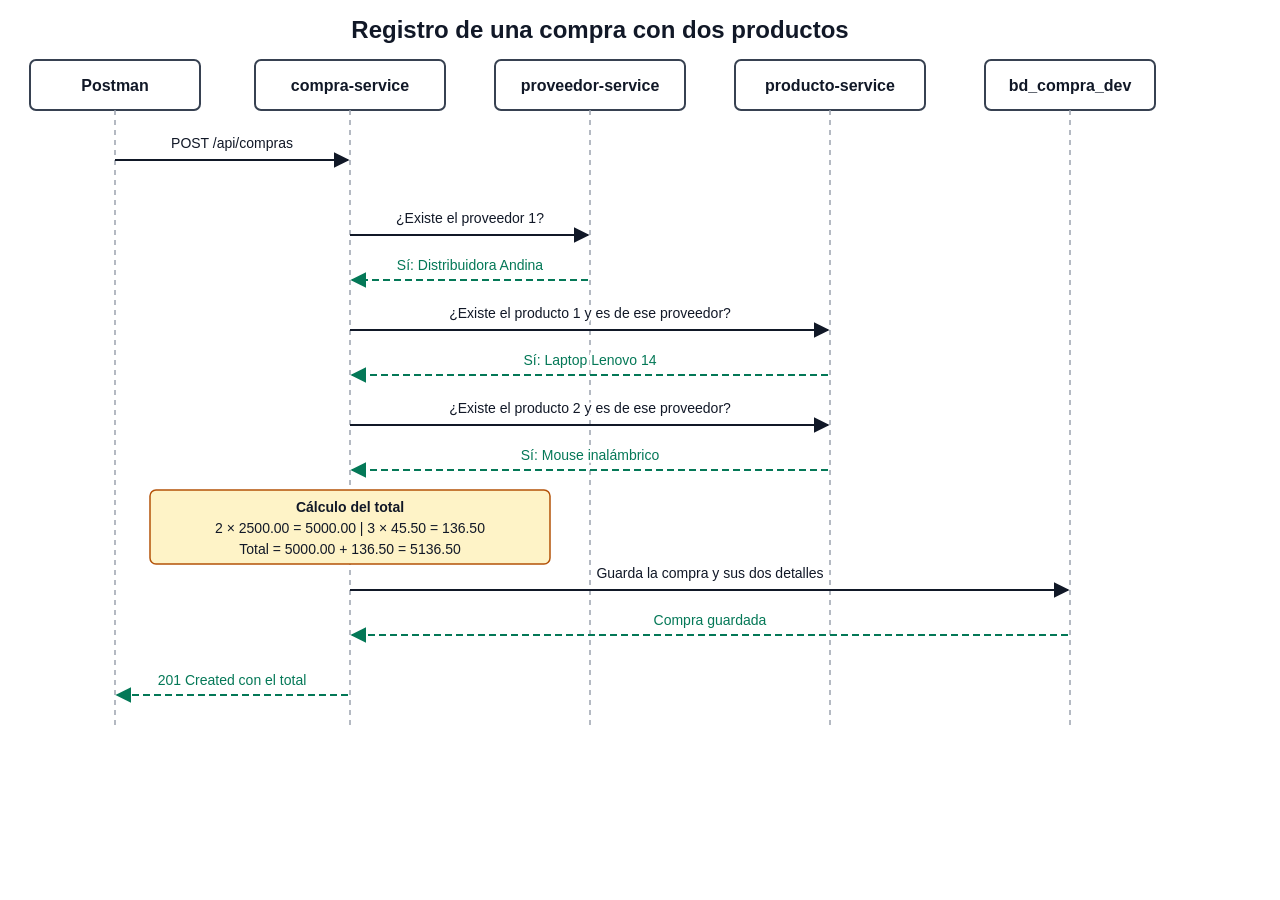
<file: diagramas/02-flujo-compra.html>
<!doctype html>
<html lang="es"><head><meta charset="utf-8"><title>Flujo de compra</title>
<style>html,body{margin:0;background:#fff}svg{display:block;font-family:Arial,Helvetica,sans-serif}
.t{font-size:16px;font-weight:700;fill:#111827;text-anchor:middle}.m{font-size:14px;fill:#111827;text-anchor:middle}
.r{font-size:14px;fill:#047857;text-anchor:middle}.h{font-size:24px;font-weight:700;fill:#111827;text-anchor:middle}</style></head><body>
<svg width="1200" height="760" viewBox="0 0 1200 760" xmlns="http://www.w3.org/2000/svg">
<defs><marker id="a" viewBox="0 0 10 10" refX="9" refY="5" markerWidth="8" markerHeight="8" orient="auto"><path d="M0 0L10 5L0 10z" fill="#111827"/></marker>
<marker id="v" viewBox="0 0 10 10" refX="9" refY="5" markerWidth="8" markerHeight="8" orient="auto"><path d="M0 0L10 5L0 10z" fill="#047857"/></marker></defs>
<text x="600" y="38" class="h">Registro de una compra con dos productos</text>
<g fill="#fff" stroke="#374151" stroke-width="2">
<rect x="30" y="60" width="170" height="50" rx="6"/><rect x="255" y="60" width="190" height="50" rx="6"/>
<rect x="495" y="60" width="190" height="50" rx="6"/><rect x="735" y="60" width="190" height="50" rx="6"/><rect x="985" y="60" width="170" height="50" rx="6"/></g>
<text x="115" y="91" class="t">Postman</text><text x="350" y="91" class="t">compra-service</text><text x="590" y="91" class="t">proveedor-service</text><text x="830" y="91" class="t">producto-service</text><text x="1070" y="91" class="t">bd_compra_dev</text>
<g stroke="#9ca3af" stroke-width="1.5" stroke-dasharray="5 5"><line x1="115" y1="110" x2="115" y2="730"/><line x1="350" y1="110" x2="350" y2="730"/><line x1="590" y1="110" x2="590" y2="730"/><line x1="830" y1="110" x2="830" y2="730"/><line x1="1070" y1="110" x2="1070" y2="730"/></g>
<g stroke="#111827" stroke-width="2" fill="none" marker-end="url(#a)">
<line x1="115" y1="160" x2="348" y2="160"/><line x1="350" y1="235" x2="588" y2="235"/><line x1="350" y1="330" x2="828" y2="330"/><line x1="350" y1="425" x2="828" y2="425"/><line x1="350" y1="590" x2="1068" y2="590"/></g>
<g stroke="#047857" stroke-width="2" fill="none" stroke-dasharray="7 4" marker-end="url(#v)">
<line x1="588" y1="280" x2="352" y2="280"/><line x1="828" y1="375" x2="352" y2="375"/><line x1="828" y1="470" x2="352" y2="470"/><line x1="1068" y1="635" x2="352" y2="635"/><line x1="348" y1="695" x2="117" y2="695"/></g>
<text x="232" y="148" class="m">POST /api/compras</text>
<text x="470" y="223" class="m">¿Existe el proveedor 1?</text><text x="470" y="270" class="r">Sí: Distribuidora Andina</text>
<text x="590" y="318" class="m" style="paint-order:stroke;stroke:#fff;stroke-width:5">¿Existe el producto 1 y es de ese proveedor?</text><text x="590" y="365" class="r" style="paint-order:stroke;stroke:#fff;stroke-width:5">Sí: Laptop Lenovo 14</text>
<text x="590" y="413" class="m" style="paint-order:stroke;stroke:#fff;stroke-width:5">¿Existe el producto 2 y es de ese proveedor?</text><text x="590" y="460" class="r" style="paint-order:stroke;stroke:#fff;stroke-width:5">Sí: Mouse inalámbrico</text>
<rect x="150" y="490" width="400" height="74" rx="6" fill="#fef3c7" stroke="#b45309" stroke-width="1.5"/>
<text x="350" y="512" class="m" style="font-weight:700">Cálculo del total</text>
<text x="350" y="533" class="m">2 × 2500.00 = 5000.00   |   3 × 45.50 = 136.50</text>
<text x="350" y="554" class="m">Total = 5000.00 + 136.50 = 5136.50</text>
<text x="710" y="578" class="m" style="paint-order:stroke;stroke:#fff;stroke-width:5">Guarda la compra y sus dos detalles</text><text x="710" y="625" class="r" style="paint-order:stroke;stroke:#fff;stroke-width:5">Compra guardada</text>
<text x="232" y="685" class="r">201 Created con el total</text>
</svg></body></html>
</file>
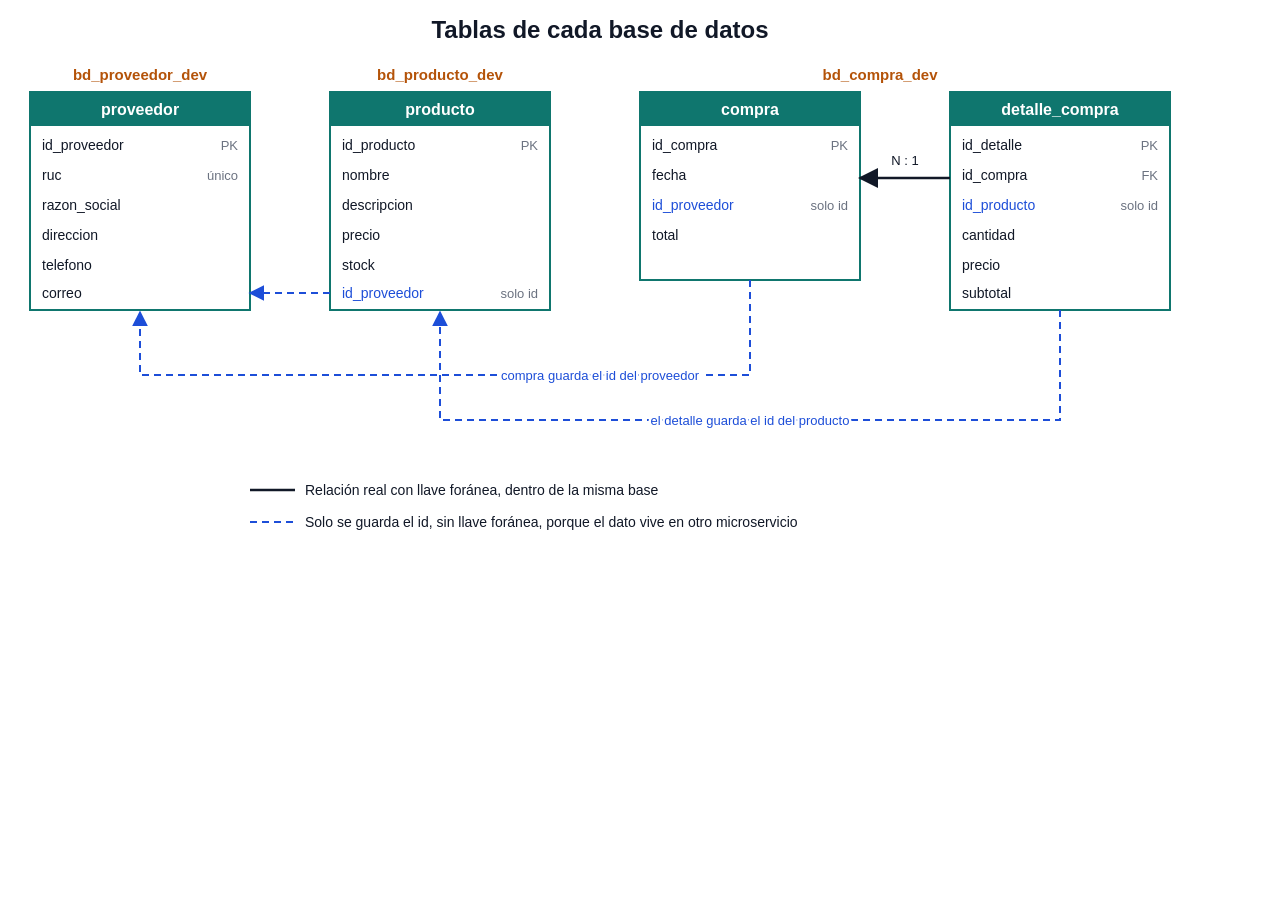
<file: diagramas/03-tablas.html>
<!doctype html>
<html lang="es"><head><meta charset="utf-8"><title>Tablas</title>
<style>html,body{margin:0;background:#fff}svg{display:block;font-family:Arial,Helvetica,sans-serif}
.h{font-size:24px;font-weight:700;fill:#111827;text-anchor:middle}.bd{font-size:15px;font-weight:700;fill:#b45309;text-anchor:middle}
.tt{font-size:16px;font-weight:700;fill:#fff;text-anchor:middle}.f{font-size:14px;fill:#111827}.k{font-size:13px;fill:#6b7280;text-anchor:end}
.n{font-size:13px;fill:#1d4ed8;text-anchor:middle;paint-order:stroke;stroke:#fff;stroke-width:5}</style></head><body>
<svg width="1200" height="560" viewBox="0 0 1200 560" xmlns="http://www.w3.org/2000/svg">
<defs><marker id="b" viewBox="0 0 10 10" refX="9" refY="5" markerWidth="8" markerHeight="8" orient="auto"><path d="M0 0L10 5L0 10z" fill="#1d4ed8"/></marker>
<marker id="n" viewBox="0 0 10 10" refX="9" refY="5" markerWidth="8" markerHeight="8" orient="auto"><path d="M0 0L10 5L0 10z" fill="#111827"/></marker></defs>
<text x="600" y="38" class="h">Tablas de cada base de datos</text>

<text x="140" y="80" class="bd">bd_proveedor_dev</text>
<rect x="30" y="92" width="220" height="218" fill="#fff" stroke="#0f766e" stroke-width="2"/><rect x="30" y="92" width="220" height="34" fill="#0f766e"/><text x="140" y="115" class="tt">proveedor</text>
<text x="42" y="150" class="f">id_proveedor</text><text x="238" y="150" class="k">PK</text>
<text x="42" y="180" class="f">ruc</text><text x="238" y="180" class="k">único</text>
<text x="42" y="210" class="f">razon_social</text><text x="42" y="240" class="f">direccion</text><text x="42" y="270" class="f">telefono</text><text x="42" y="298" class="f">correo</text>

<text x="440" y="80" class="bd">bd_producto_dev</text>
<rect x="330" y="92" width="220" height="218" fill="#fff" stroke="#0f766e" stroke-width="2"/><rect x="330" y="92" width="220" height="34" fill="#0f766e"/><text x="440" y="115" class="tt">producto</text>
<text x="342" y="150" class="f">id_producto</text><text x="538" y="150" class="k">PK</text>
<text x="342" y="180" class="f">nombre</text><text x="342" y="210" class="f">descripcion</text><text x="342" y="240" class="f">precio</text><text x="342" y="270" class="f">stock</text>
<text x="342" y="298" class="f" fill="#1d4ed8" style="fill:#1d4ed8">id_proveedor</text><text x="538" y="298" class="k">solo id</text>

<text x="880" y="80" class="bd">bd_compra_dev</text>
<rect x="640" y="92" width="220" height="188" fill="#fff" stroke="#0f766e" stroke-width="2"/><rect x="640" y="92" width="220" height="34" fill="#0f766e"/><text x="750" y="115" class="tt">compra</text>
<text x="652" y="150" class="f">id_compra</text><text x="848" y="150" class="k">PK</text>
<text x="652" y="180" class="f">fecha</text>
<text x="652" y="210" class="f" style="fill:#1d4ed8">id_proveedor</text><text x="848" y="210" class="k">solo id</text>
<text x="652" y="240" class="f">total</text>

<rect x="950" y="92" width="220" height="218" fill="#fff" stroke="#0f766e" stroke-width="2"/><rect x="950" y="92" width="220" height="34" fill="#0f766e"/><text x="1060" y="115" class="tt">detalle_compra</text>
<text x="962" y="150" class="f">id_detalle</text><text x="1158" y="150" class="k">PK</text>
<text x="962" y="180" class="f">id_compra</text><text x="1158" y="180" class="k">FK</text>
<text x="962" y="210" class="f" style="fill:#1d4ed8">id_producto</text><text x="1158" y="210" class="k">solo id</text>
<text x="962" y="240" class="f">cantidad</text><text x="962" y="270" class="f">precio</text><text x="962" y="298" class="f">subtotal</text>

<path d="M950 178 L860 178" stroke="#111827" stroke-width="2.5" fill="none" marker-end="url(#n)"/>
<text x="905" y="165" class="f" style="text-anchor:middle;font-size:13px">N : 1</text>

<path d="M330 293 L250 293" stroke="#1d4ed8" stroke-width="2" stroke-dasharray="7 5" fill="none" marker-end="url(#b)"/>
<path d="M750 280 L750 375 L140 375 L140 312" stroke="#1d4ed8" stroke-width="2" stroke-dasharray="7 5" fill="none" marker-end="url(#b)"/>
<path d="M1060 310 L1060 420 L440 420 L440 312" stroke="#1d4ed8" stroke-width="2" stroke-dasharray="7 5" fill="none" marker-end="url(#b)"/>
<text x="600" y="380" class="n">compra guarda el id del proveedor</text>
<text x="750" y="425" class="n">el detalle guarda el id del producto</text>

<g transform="translate(250,490)">
<line x1="0" y1="0" x2="45" y2="0" stroke="#111827" stroke-width="2.5"/><text x="55" y="5" class="f">Relación real con llave foránea, dentro de la misma base</text>
<line x1="0" y1="32" x2="45" y2="32" stroke="#1d4ed8" stroke-width="2" stroke-dasharray="7 5"/><text x="55" y="37" class="f">Solo se guarda el id, sin llave foránea, porque el dato vive en otro microservicio</text>
</g>
</svg></body></html>
</file>
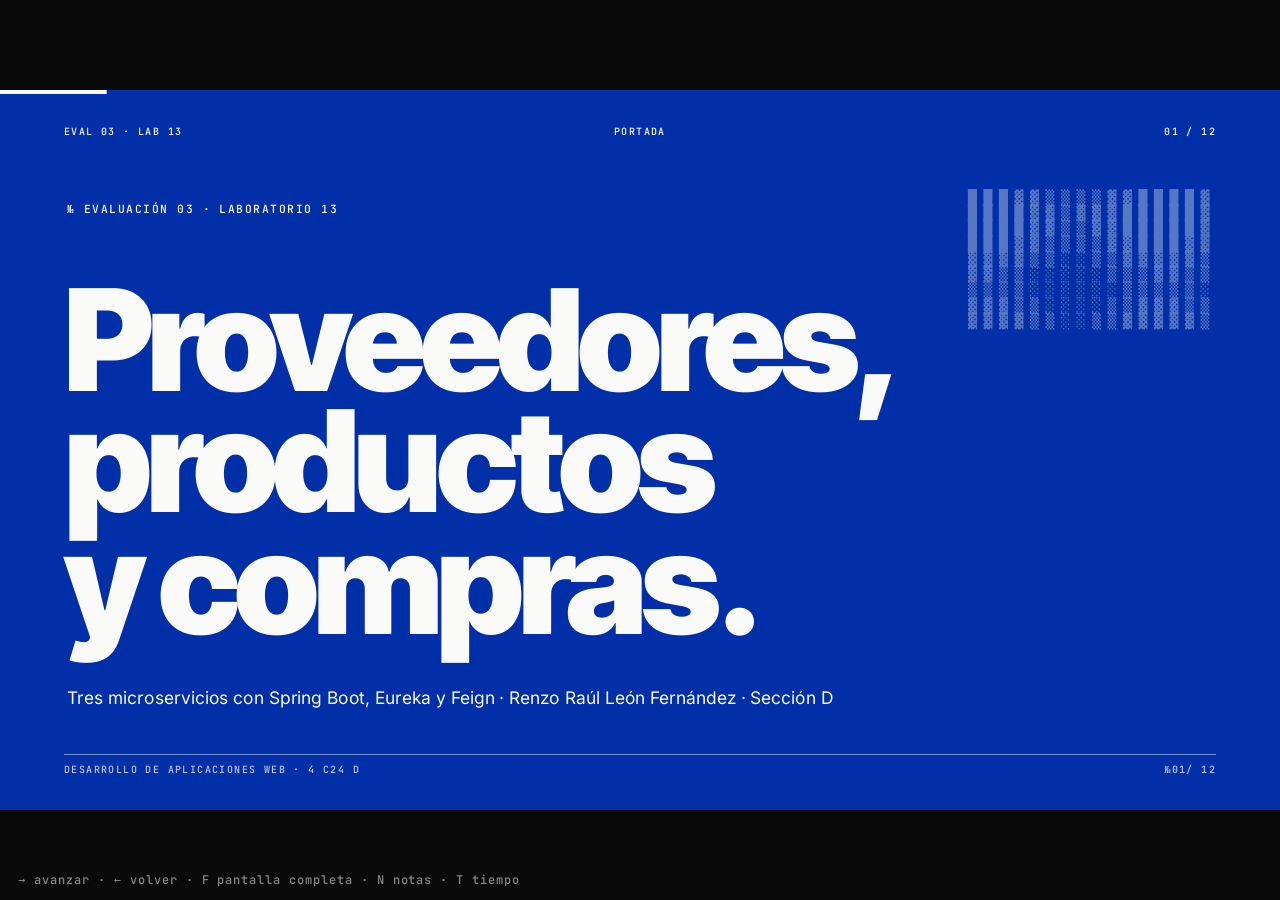
<file: presentacion/Presentacion-Lab13-Renzo-Leon.html>
<!DOCTYPE html>
<html lang="es">
<head>
<meta charset="UTF-8">
<meta name="viewport" content="width=device-width, initial-scale=1">
<title>Proveedores y compras</title>
<style>
@font-face{font-family:'Inter Tight';font-style:normal;font-weight:100 900;font-display:block;src:url([data-uri]) format('woff2')}
@font-face{font-family:'Inter';font-style:normal;font-weight:100 900;font-display:block;src:url([data-uri]) format('woff2')}
@font-face{font-family:'JetBrains Mono';font-style:normal;font-weight:100 900;font-display:block;src:url([data-uri]) format('woff2')}
</style>
<style>
:root{
  --ikb:#002FA7; --paper:#fafaf8; --ink:#0a0a0a; --gris:#ecebe6; --gris2:#d9d8d2; --rojo:#c8102e;
  --disp:'Inter Tight','Inter',system-ui,sans-serif; --body:'Inter',system-ui,sans-serif; --mono:'JetBrains Mono',ui-monospace,monospace;
  --e:cubic-bezier(.2,.7,.1,1);
}
*{box-sizing:border-box;margin:0;padding:0;border-radius:0}
html,body{height:100%;background:var(--ink);overflow:hidden}
body{font-family:var(--body);color:var(--ink);-webkit-font-smoothing:antialiased}

/* Lienzo fijo 1920x1080 que se escala a la ventana */
#escenario{position:absolute;left:50%;top:50%;width:1920px;height:1080px;transform-origin:0 0}
.slide{position:absolute;inset:0;padding:72px 96px;display:none;background:var(--paper);overflow:hidden}
.slide.is-active{display:block}
.slide.ikb{background:var(--ikb);color:var(--paper)}
.slide.negro{background:var(--ink);color:var(--paper)}

/* Cromo de cada diapositiva */
.cromo{position:absolute;left:96px;right:96px;display:flex;justify-content:space-between;font:500 15px/1 var(--mono);text-transform:uppercase;letter-spacing:.14em}
.cromo.arriba{top:56px}
.cromo.abajo{bottom:52px;border-top:1px solid currentColor;padding-top:16px;opacity:.75}
.cromo span:nth-child(2){position:absolute;left:50%;transform:translateX(-50%)}

/* Tipografía */
.etq{font:500 17px/1 var(--mono);text-transform:uppercase;letter-spacing:.16em;color:var(--ikb)}
.ikb .etq,.negro .etq{color:var(--paper);opacity:.8}
h1,h2,h3{font-family:var(--disp);font-weight:900;letter-spacing:-.025em}
h2{font-size:92px;line-height:.98}
h3{font-size:34px;line-height:1.05;font-weight:800;letter-spacing:-.015em}
p{font-size:24px;line-height:1.4}
.mono{font-family:var(--mono)}
.az{color:var(--ikb)}
.linea{border-top:1px solid currentColor}

/* Fragmentos: aparecen con la flecha */
.f{opacity:0;transform:translateY(28px);transition:opacity .5s var(--e),transform .6s var(--e)}
.f.on{opacity:1;transform:none}
.f.izq{transform:translateX(-40px)}
.f.izq.on{transform:none}
.f.corte{opacity:1;transform:none;clip-path:inset(0 100% 0 0);transition:clip-path .8s var(--e)}
.f.corte.on{clip-path:inset(0 0 0 0)}

/* Entrada de cada diapositiva */
.slide.entra .ent{animation:sube .8s var(--e) both}
.slide.entra .ent:nth-child(2){animation-delay:.08s}
.slide.entra .ent:nth-child(3){animation-delay:.16s}
@keyframes sube{from{opacity:0;transform:translateY(40px)}to{opacity:1;transform:none}}

/* Cortina azul entre diapositivas */
#cortina{position:absolute;inset:0;background:var(--ikb);transform:translateX(-101%);z-index:40;pointer-events:none}
#cortina.pasa{animation:cortina .7s cubic-bezier(.7,0,.2,1) forwards}
@keyframes cortina{0%{transform:translateX(-101%)}48%,52%{transform:translateX(0)}100%{transform:translateX(101%)}}

/* Barra de progreso */
#progreso{position:absolute;top:0;left:0;height:6px;background:var(--ikb);z-index:30;transition:width .6s var(--e)}
.ikb ~ #progreso{background:var(--paper)}

/* ---------- 01 Portada ---------- */
#matriz{position:absolute;top:150px;right:96px;font:400 22px/1.05 var(--mono);letter-spacing:10px;opacity:.35;white-space:pre}
.portada h1{position:absolute;left:96px;bottom:250px;font-size:212px;line-height:.86;letter-spacing:-.045em}
.portada .sub{position:absolute;left:100px;bottom:150px;font-size:26px;opacity:.9}
.portada .num{position:absolute;left:100px;top:170px}

/* ---------- 02 Enunciado ---------- */
.enunciado h2{position:absolute;left:96px;right:96px;top:300px;font-size:150px;line-height:.92;letter-spacing:-.04em}
.enunciado .nota{position:absolute;left:96px;bottom:150px;width:760px;padding-top:20px}

/* ---------- 03 Tres servicios ---------- */
.tres{display:grid;grid-template-columns:repeat(16,1fr);position:absolute;inset:150px 96px 130px}
.tres .heroe{grid-column:1/7;background:var(--ink);color:var(--paper);padding:56px;display:flex;flex-direction:column;justify-content:space-between}
.tres .heroe h2{font-size:84px}
.tres .cards{grid-column:7/17;display:grid;grid-template-rows:repeat(3,1fr);border:1px solid var(--ink);border-left:0}
.tres .card{display:grid;grid-template-columns:240px 1fr;align-items:center;border-bottom:1px solid var(--ink);padding:0 48px}
.tres .card:last-child{border-bottom:0}
.tres .card b{font:700 76px/1 var(--mono);color:var(--ikb);letter-spacing:-.04em}
.tres .card h3{margin-bottom:10px}

/* ---------- 04 Arquitectura ---------- */
.arq svg{position:absolute;left:96px;top:318px;width:1728px;height:660px;overflow:visible}
.arq text{font-family:var(--disp)}
.arq .caja{fill:var(--paper);stroke:var(--ink);stroke-width:2}
.arq .trazo{fill:none;stroke-dasharray:var(--l);stroke-dashoffset:var(--l);transition:stroke-dashoffset 1.1s var(--e)}
.arq .f.on .trazo,.arq .trazo.f.on{stroke-dashoffset:0}
.arq .paquete{fill:var(--ikb);opacity:0}
.arq .on .paquete{animation:viaje 2.4s var(--e) .9s infinite}
@keyframes viaje{0%{offset-distance:0%;opacity:1}70%{offset-distance:100%;opacity:1}100%{offset-distance:100%;opacity:0}}

/* ---------- 05 Flujo ---------- */
.flujo .eje{position:absolute;left:96px;right:96px;top:470px;height:1px;background:var(--ink)}
.flujo .marca{position:absolute;top:448px;left:96px;width:44px;height:44px;background:var(--ikb);transition:transform .8s var(--e)}
.flujo .nodos{position:absolute;left:96px;right:96px;top:410px;display:grid;grid-template-columns:repeat(5,1fr)}
.flujo .nodo{padding-top:110px;padding-right:40px;border-left:1px solid var(--ink);padding-left:20px}
.flujo .nodo .mono{font-size:17px;letter-spacing:.12em;color:var(--ikb)}
.flujo .nodo h3{font-size:44px;margin:14px 0 18px}
.flujo .nodo p{font-size:23px}

/* ---------- 06 Torres ---------- */
.torre .barras{position:absolute;left:96px;right:96px;bottom:150px;height:600px;display:grid;grid-template-columns:repeat(16,1fr);align-items:end}
.torre .col{display:flex;flex-direction:column;justify-content:flex-end;height:100%}
.torre .barra{background:var(--ikb);height:0;transition:height 1.2s var(--e)}
.torre .on .barra{height:var(--h)}
.torre .cifra{font:700 72px/1 var(--mono);color:var(--ikb);margin-top:22px;letter-spacing:-.03em}
.torre .det{border-top:1px solid var(--ink);margin-top:10px;padding-top:10px;font:500 16px/1.3 var(--mono);text-transform:uppercase;letter-spacing:.1em}
.torre .signo{font:900 120px/1 var(--disp);align-self:center;text-align:center;margin-bottom:120px}
.torre .total .barra{background:var(--ink)}
.torre .total .cifra{color:var(--ink)}

/* ---------- 07 Validaciones ---------- */
.seis{position:absolute;inset:330px 96px 130px;display:grid;grid-template-columns:repeat(3,1fr);grid-template-rows:repeat(2,1fr);border-top:1px solid var(--ink);border-left:1px solid var(--ink)}
.seis>div{border-right:1px solid var(--ink);border-bottom:1px solid var(--ink);padding:36px 40px;display:flex;flex-direction:column;justify-content:space-between}
.seis .cod{font:700 64px/1 var(--mono);color:var(--rojo);letter-spacing:-.03em}
.seis .cod.n4{color:var(--ink)}
.seis h3{font-size:32px}
.seis p{font-size:19px;opacity:.75}

/* ---------- 08 Perfiles ---------- */
.libro{position:absolute;left:96px;right:96px;top:330px}
.libro .fila{display:grid;grid-template-columns:3fr 3fr 4fr 4fr 2fr;border-top:1px solid var(--ink);padding:46px 0;align-items:baseline}
.libro .fila:last-child{border-bottom:1px solid var(--ink)}
.libro .cab{font:500 16px/1 var(--mono);text-transform:uppercase;letter-spacing:.14em;opacity:.6;padding:18px 0}
.libro .fila .perfil{font:900 88px/1 var(--disp);letter-spacing:-.03em}
.libro .fila div{font-size:24px}
.libro .fila .m{font-family:var(--mono);font-size:22px}
.libro .prod .perfil{color:var(--ikb)!important}

/* ---------- 09 Postman ---------- */
.hbar{position:absolute;left:96px;right:96px;top:360px}
.hbar .r{display:grid;grid-template-columns:340px 1fr 120px;align-items:center;height:110px;border-top:1px solid var(--ink)}
.hbar .r:last-child{border-bottom:1px solid var(--ink)}
.hbar .cod{font:700 44px/1 var(--mono)}
.hbar .cod small{display:block;font:500 15px/1.4 var(--mono);letter-spacing:.1em;text-transform:uppercase;opacity:.6;margin-top:6px}
.hbar .b{height:46px;background:var(--ikb);width:0;transition:width 1.1s var(--e)}
.hbar .r.err .b{background:var(--ink)}
.hbar .on .b{width:var(--w)}
.hbar .n{font:700 52px/1 var(--mono);text-align:right}

/* ---------- 10 Imagen ---------- */
.foto .marco{position:absolute;left:96px;right:96px;top:120px;height:560px;overflow:hidden;border:1px solid var(--ink);background:#fff}
.foto .marco img{width:100%;display:block;transform:translateY(0);transition:transform 2.6s var(--e)}
.foto .marco.on img{transform:translateY(-51%)}
.foto .titulo{position:absolute;left:96px;top:722px;width:860px}
.foto .kpis{position:absolute;left:96px;right:96px;bottom:130px;display:grid;grid-template-columns:10fr 3fr 3fr 3fr;gap:0;align-items:end}
.foto .kpi{border-left:1px solid var(--ink);padding-left:24px}
.foto .kpi b{font:700 68px/1 var(--mono);color:var(--ikb);letter-spacing:-.03em}
.foto .kpi span{display:block;font:500 16px/1.3 var(--mono);text-transform:uppercase;letter-spacing:.1em;margin-top:8px}

/* ---------- 11 Dificultad ---------- */
.difi h2{position:absolute;left:96px;top:250px;font-size:132px;line-height:.92;letter-spacing:-.04em}
.difi .exp{position:absolute;left:96px;top:560px;width:1000px}
.difi .banda{position:absolute;left:0;right:0;bottom:0;height:300px;background:var(--ink);color:var(--paper);padding:56px 96px;display:grid;grid-template-columns:4fr 12fr;align-items:start}
.difi .banda h3{font-size:46px;line-height:1.1}

/* ---------- 12 Conclusiones ---------- */
.micro{position:absolute;inset:290px 96px 130px;display:grid;grid-template-columns:repeat(3,1fr);grid-template-rows:repeat(2,1fr);border-top:1px solid var(--ink);border-left:1px solid var(--ink)}
.micro>div{border-right:1px solid var(--ink);border-bottom:1px solid var(--ink);padding:34px 40px}
.micro .mono{font-size:46px;font-weight:700;color:var(--ikb)}
.micro p{font-size:23px;margin-top:22px}
.micro .acento{background:var(--ikb);color:var(--paper)}
.micro .acento .mono{color:var(--paper)}

/* ---------- 13 Cierre ---------- */
.cierre .bloque{position:absolute;left:0;top:0;bottom:0;width:58%;background:var(--ikb);color:var(--paper);padding:72px 96px}
.cierre .bloque h2{position:absolute;left:96px;bottom:240px;font-size:220px;line-height:.85;letter-spacing:-.05em}
.cierre #matriz2{position:absolute;top:160px;right:72px;font:400 22px/1.05 var(--mono);letter-spacing:10px;opacity:.35;white-space:pre}
.cierre .lado{position:absolute;left:62%;right:96px;top:250px}
.cierre .lado div{border-top:1px solid var(--ink);padding:30px 0}
.cierre .lado b{font:700 60px/1 var(--mono);color:var(--ikb);display:block;margin-bottom:8px}
.cierre .repo{position:absolute;left:62%;right:96px;bottom:150px;font:500 20px/1.4 var(--mono)}
.cierre .cromo.arriba{color:var(--paper)}
.cierre .cromo.arriba span:nth-child(3){color:var(--ink)}
.cierre .bloque .etq{position:absolute;top:150px;left:96px;color:var(--paper);opacity:.75}
.tres .heroe .etq{color:var(--paper);opacity:.6}

/* ---------- Notas y temporizador ---------- */
.notes{display:none}
#panel{position:fixed;left:0;right:0;bottom:0;max-height:45vh;overflow:auto;background:var(--ink);color:var(--paper);font:400 19px/1.55 var(--body);padding:22px 32px 26px;border-top:4px solid var(--ikb);transform:translateY(100%);transition:transform .35s var(--e);z-index:50}
#panel.abierto{transform:none}
#panel b{color:#9fb6ff}
#panel .t{font:500 13px/1 var(--mono);letter-spacing:.14em;text-transform:uppercase;opacity:.6;margin-bottom:10px}
#reloj{position:fixed;top:14px;right:18px;z-index:60;font:700 18px/1 var(--mono);background:var(--ink);color:var(--paper);padding:10px 14px;border:1px solid var(--paper);display:none}
#reloj.ver{display:block}
#reloj.tarde{background:var(--rojo)}
#ayuda{position:fixed;left:18px;bottom:14px;z-index:45;font:500 12px/1 var(--mono);color:#888;letter-spacing:.08em;transition:opacity .6s}


/* ---------- Lenguaje de movimiento ---------- */
:root{--mov:cubic-bezier(.65,0,.35,1)}
@keyframes marcha{to{stroke-dashoffset:-48}}
@keyframes latido{0%{offset-distance:0%;opacity:0}10%{opacity:1}85%{offset-distance:100%;opacity:1}100%{offset-distance:100%;opacity:0}}
@keyframes parpadeo{0%,100%{opacity:1}50%{opacity:.25}}

/* ---------- Arranque: consola + registro ---------- */
.boot .consola{position:absolute;left:96px;top:300px;width:1090px;height:640px;background:var(--ink);color:#d8d8d2;padding:30px 34px;font:400 17px/1.62 var(--mono);overflow:hidden}
.boot .consola .bar{display:flex;gap:18px;font:500 13px/1 var(--mono);letter-spacing:.14em;text-transform:uppercase;color:#8a8a84;border-bottom:1px solid #2a2a2a;padding-bottom:16px;margin-bottom:16px}
.boot .consola .bar b{color:var(--paper)}
.boot .lin{white-space:nowrap;overflow:hidden;min-height:27px}
.boot .lin .s{display:inline-block;width:190px;color:#7f9cff}
.boot .lin .ok{color:#fafaf8;font-weight:700}
.boot .cursor{display:inline-block;width:11px;height:20px;background:var(--paper);vertical-align:-3px;animation:parpadeo 1s steps(1) infinite}
.boot .registro{position:absolute;left:1230px;right:96px;top:300px;height:640px;border:1px solid var(--ink);display:flex;flex-direction:column}
.boot .registro .cab{background:var(--ikb);color:var(--paper);padding:26px 30px}
.boot .registro .cab h3{font-size:34px}
.boot .registro .fila{flex:1;border-top:1px solid var(--ink);display:grid;grid-template-columns:28px 1fr auto;gap:18px;align-items:center;padding:0 30px}
.boot .led{width:16px;height:16px;background:var(--gris2);transition:background .3s}
.boot .fila.up .led{background:var(--ikb)}
.boot .fila b{font:700 25px/1.2 var(--disp)}
.boot .fila small{display:block;font:500 15px/1.3 var(--mono);opacity:.6}
.boot .estado{font:700 22px/1 var(--mono);color:var(--gris2);transition:color .3s}
.boot .fila.up .estado{color:var(--ikb)}

/* ---------- Dos ambientes ---------- */
.amb .cols{position:absolute;left:96px;right:96px;top:330px;bottom:150px;display:grid;grid-template-columns:repeat(3,1fr);gap:48px}
.amb .col h3{font-size:34px;border-bottom:2px solid var(--ink);padding-bottom:16px}
.amb .par{position:relative;height:430px;margin-top:26px}
.amb .inst{position:absolute;top:0;width:calc(50% - 10px);height:100%;border:1px solid var(--ink);background:var(--paper);padding:24px 22px;display:flex;flex-direction:column;transition:transform .8s var(--mov),opacity .5s var(--e)}
.amb .inst.dev{left:0}
.amb .inst.prod{right:0;background:var(--ikb);color:var(--paper);border-color:var(--ikb)}
.amb .par:not(.on) .inst.dev{transform:translateX(calc(50% + 10px))}
.amb .par:not(.on) .inst.prod{transform:translateX(calc(-50% - 10px));opacity:0}
.amb .inst .env{font:900 54px/1 var(--disp);letter-spacing:-.03em}
.amb .inst .jar{font:500 15px/1.3 var(--mono);opacity:.7;margin-top:8px}
.amb .inst .port{font:700 46px/1 var(--mono);margin-top:auto}
.amb .inst .bd{font:500 16px/1.35 var(--mono);margin-top:14px;padding-top:12px;border-top:1px solid currentColor}
.amb .inst .ddl{font:500 14px/1.35 var(--mono);opacity:.75;margin-top:6px}
.amb .inst .led{position:absolute;top:26px;right:22px;width:14px;height:14px;background:currentColor;opacity:0}
.amb .on2 .inst .led{opacity:1;animation:parpadeo 1.6s var(--mov) infinite}
.amb .inst .env-sub{opacity:0;transition:opacity .4s var(--e) .5s}
.amb .par.on .inst .env-sub{opacity:1}
.amb .par.f{opacity:1;transform:none}
.amb .pie{position:absolute;left:96px;bottom:110px;font:500 16px/1 var(--mono);letter-spacing:.08em;opacity:.7}

/* ---------- Caída ---------- */
.caida .fuente{position:absolute;left:96px;right:96px;top:300px;height:64px;background:var(--ink);color:var(--paper);display:flex;align-items:center;justify-content:space-between;padding:0 28px;font:500 16px/1 var(--mono);letter-spacing:.12em;text-transform:uppercase}
.caida svg.trafico{position:absolute;left:96px;top:364px;width:1728px;height:96px}
.caida .tr{fill:none;stroke:var(--ikb);stroke-width:3;stroke-dasharray:10 14;animation:marcha .7s linear infinite}
.caida .tr.parado{stroke:var(--gris2);animation:none}
.caida .nodos3{position:absolute;left:96px;right:96px;top:460px;display:grid;grid-template-columns:repeat(3,1fr);gap:48px}
.caida .nodo3{border:2px solid var(--ink);height:250px;padding:26px 28px;position:relative;transition:background .35s,color .35s,border-color .35s}
.caida .nodo3 h3{font-size:34px}
.caida .nodo3 .codigo{position:absolute;left:28px;bottom:22px;font:700 84px/1 var(--mono);letter-spacing:-.04em;color:var(--ikb)}
.caida .nodo3 .que{position:absolute;right:28px;bottom:30px;font:500 16px/1.3 var(--mono);text-transform:uppercase;letter-spacing:.1em;text-align:right}
.caida .nodo3 .led{position:absolute;top:30px;right:28px;width:18px;height:18px;background:var(--ikb);animation:parpadeo 1.4s var(--mov) infinite}
.caida .nodo3.medio .codigo{color:var(--rojo)}
.caida .nodo3.medio .led{background:var(--rojo)}
.caida .nodo3.caido{background:var(--rojo);border-color:var(--rojo);color:var(--paper);animation:falla .5s steps(2) 1}
.caida .nodo3.caido .codigo{color:var(--paper)}
.caida .nodo3.caido .led{background:var(--paper);animation:none;opacity:.4}
@keyframes falla{0%{transform:translate(0)}20%{transform:translate(-10px,3px)}40%{transform:translate(8px,-4px)}60%{transform:translate(-6px,2px)}80%{transform:translate(4px,0)}100%{transform:translate(0)}}
.caida .base3{margin-top:18px;background:var(--ink);color:var(--paper);height:70px;display:flex;align-items:center;justify-content:space-between;padding:0 24px;font:500 18px/1 var(--mono)}
.caida .base3 i{font-style:normal;font-size:14px;letter-spacing:.12em;text-transform:uppercase;opacity:.7}
.caida .leyenda{position:absolute;left:96px;right:96px;bottom:130px;display:grid;grid-template-columns:200px 1fr;align-items:baseline;border-top:1px solid var(--ink);padding-top:22px}
.caida .leyenda .paso{font:700 22px/1 var(--mono);color:var(--ikb)}
.caida .leyenda p{font:800 34px/1.15 var(--disp);letter-spacing:-.015em}
.caida .mudo{position:absolute;width:0;height:0;overflow:hidden}

/* ---------- Arquitectura: flujo continuo ---------- */
.arq .vivo{opacity:0;transition:opacity .6s var(--e) 1.2s}
.arq .on .vivo{opacity:1}
.arq .vivo .m{fill:none;stroke:#fafaf8;stroke-width:2;stroke-dasharray:8 16;animation:marcha .9s linear infinite}
.arq .vivo .lat{fill:#002FA7;animation:latido 2.2s var(--mov) infinite}

/* ---------- Flujo: paquete con la petición ---------- */
.flujo .resp{position:absolute;left:96px;right:96px;top:740px;height:190px;background:var(--ink);color:#d8d8d2;padding:28px 34px;font:400 22px/1.6 var(--mono)}
.flujo .resp .k{color:#7f9cff;display:inline-block;width:150px}
.flujo .resp b{color:var(--paper)}
.flujo .marca{width:auto;min-width:44px;height:44px;padding:0 16px;display:flex;align-items:center;color:var(--paper);font:700 17px/1 var(--mono);white-space:nowrap;letter-spacing:.02em}

/* ---------- Base de datos ---------- */
.bd .grupos{position:absolute;left:96px;right:96px;top:300px;display:grid;grid-template-columns:4fr 4fr 8fr;gap:56px}
.bd .grh{font:500 16px/1 var(--mono);letter-spacing:.06em;color:var(--ikb);padding-bottom:12px;border-bottom:2px solid var(--ikb);margin-bottom:16px;display:flex;justify-content:space-between}
.bd .grh i{font-style:normal;color:var(--ink);opacity:.55}
.bd .par2{display:grid;grid-template-columns:1fr 1fr;gap:28px}
.bd .tb{border:1px solid var(--ink);background:var(--paper)}
.bd .tbh{background:var(--ikb);color:var(--paper);display:flex;justify-content:space-between;align-items:baseline;padding:16px 18px}
.bd .tb.osc .tbh{background:var(--ink)}
.bd .tbh b{font:800 28px/1 var(--disp);letter-spacing:-.01em}
.bd .tbh span{font:500 13px/1 var(--mono);letter-spacing:.14em;text-transform:uppercase;opacity:.7}
.bd .tbc,.bd .fl{display:grid;grid-template-columns:58px 1fr auto;align-items:center;gap:10px;padding:0 16px}
.bd .tbc{font:500 12px/1 var(--mono);letter-spacing:.14em;text-transform:uppercase;opacity:.55;height:34px;border-bottom:1px solid var(--ink)}
.bd .fl{height:50px;border-bottom:1px solid var(--gris2);opacity:0;transform:translateX(-14px);transition:opacity .4s var(--e),transform .5s var(--e)}
.bd .fl:last-child{border-bottom:0}
.bd .gr.on .fl{opacity:1;transform:none}
.bd .gr.on .fl:nth-child(4){transition-delay:.06s}.bd .gr.on .fl:nth-child(5){transition-delay:.12s}.bd .gr.on .fl:nth-child(6){transition-delay:.18s}
.bd .gr.on .fl:nth-child(7){transition-delay:.24s}.bd .gr.on .fl:nth-child(8){transition-delay:.3s}.bd .gr.on .fl:nth-child(9){transition-delay:.36s}
.bd .cn{font:600 19px/1 var(--mono)}
.bd .tp{font:400 15px/1 var(--mono);opacity:.7}
.bd .tg{display:inline-block;font:700 12px/1 var(--mono);letter-spacing:.06em;padding:5px 6px;text-align:center;min-width:44px}
.bd .tg.pk{background:var(--ikb);color:var(--paper)}
.bd .tg.uq{border:1px solid var(--ink)}
.bd .tg.fk{background:var(--ink);color:var(--paper)}
.bd .tg.ref{border:1px dashed var(--ikb);color:var(--ikb)}
.bd .tg.nada{color:var(--gris2)}
.bd svg.rels{position:absolute;inset:0;width:1920px;height:1080px;pointer-events:none;overflow:visible}
.bd .rel{fill:none;stroke:var(--ikb);stroke-width:2.5;stroke-dasharray:9 9;opacity:0;transition:opacity .5s}
.bd .rel.real{stroke:var(--ink);stroke-dasharray:none;stroke-width:3}
.bd .rel.on{opacity:1;animation:marcha 1.2s linear infinite}
.bd .rel.real.on{animation:none}
.bd .ley{position:absolute;left:96px;right:96px;bottom:120px;display:flex;gap:54px;font:500 16px/1 var(--mono);align-items:center}
.bd .ley b{margin-right:10px}

/* ---------- Arquitectura por capas ---------- */
.arq2 .pm{position:absolute;left:96px;right:96px;top:292px;height:60px;background:var(--ink);color:var(--paper);display:flex;align-items:center;justify-content:center;font:500 17px/1 var(--mono);letter-spacing:.12em;text-transform:uppercase}
.arq2 .ac{position:absolute;top:404px;width:520px;border:2px solid var(--ink);background:var(--paper)}
.arq2 .ach{height:64px;background:var(--ikb);color:var(--paper);display:flex;justify-content:space-between;align-items:center;padding:0 20px}
.arq2 .ach b{font:800 28px/1 var(--disp)}
.arq2 .ach span{font:500 14px/1 var(--mono);opacity:.8}
.arq2 .cp{height:46px;display:grid;grid-template-columns:150px 1fr;align-items:center;padding:0 20px;border-top:1px solid var(--gris2);font:400 16px/1 var(--mono);opacity:0;transform:translateY(8px);transition:opacity .35s var(--e),transform .45s var(--e)}
.arq2 .cp b{font:700 15px/1 var(--mono);letter-spacing:.06em;text-transform:uppercase;color:var(--ikb)}
.arq2 .cp.vacia{color:var(--gris2)}
.arq2 .cp.vacia b{color:var(--gris2)}
.arq2 .ac.on2 .cp{opacity:1;transform:none}
.arq2 .ac.on2 .cp:nth-child(2){transition-delay:.06s}.arq2 .ac.on2 .cp:nth-child(3){transition-delay:.12s}.arq2 .ac.on2 .cp:nth-child(4){transition-delay:.18s}.arq2 .ac.on2 .cp:nth-child(5){transition-delay:.24s}.arq2 .ac.on2 .cp:nth-child(6){transition-delay:.3s}
.arq2 .adb{position:absolute;top:786px;width:400px;height:64px;background:var(--ink);color:var(--paper);display:flex;justify-content:space-between;align-items:center;padding:0 20px}
.arq2 .adb b{font:500 19px/1 var(--mono)}
.arq2 .adb span{font:500 13px/1 var(--mono);opacity:.6}
.arq2 .eu{position:absolute;left:96px;right:96px;top:884px;height:58px;border:2px solid var(--ikb);color:var(--ikb);display:flex;align-items:center;justify-content:space-between;padding:0 24px;font:800 24px/1 var(--disp)}
.arq2 .eu span{font:500 15px/1 var(--mono);letter-spacing:.06em}
.arq2 svg.lin{position:absolute;inset:0;width:1920px;height:1080px;pointer-events:none;overflow:visible}
.arq2 .lin text{font:500 14px var(--mono);fill:var(--ink);opacity:.6}
.arq2 .lin .fx{fill:var(--ikb);opacity:1;font-weight:700}
.arq2 .tz{fill:none;stroke:var(--ink);stroke-width:2;stroke-dasharray:1;stroke-dashoffset:1;transition:stroke-dashoffset 1s var(--e)}
.arq2 .tz.az{stroke:var(--ikb);stroke-width:3}
.arq2 g.f.on .tz{stroke-dashoffset:0}
.arq2 .vivo2{opacity:0;transition:opacity .5s 1.1s}
.arq2 g.f.on .vivo2{opacity:1}
.arq2 .fluye{fill:none;stroke:var(--paper);stroke-width:2;stroke-dasharray:6 14;animation:marcha 1s linear infinite}
.arq2 .pq{fill:var(--ikb);animation:latido 2.6s var(--mov) infinite}

/* ---------- Flujo con desvíos ---------- */
.flujo2 svg.fl2{position:absolute;inset:0;width:1920px;height:1080px;overflow:visible}
.flujo2 .nd polygon,.flujo2 .nd rect{fill:var(--paper);stroke:var(--gris2);stroke-width:2;transition:stroke .3s,fill .3s}
.flujo2 .nd text{font:800 21px var(--disp);text-anchor:middle;fill:var(--gris2);transition:fill .3s}
.flujo2 .nd text.s{font:500 16px var(--mono)}
.flujo2 .nd.lit polygon,.flujo2 .nd.lit rect{stroke:var(--ink)}
.flujo2 .nd.lit text{fill:var(--ink)}
.flujo2 .nd.pill.lit rect{fill:var(--ink)}
.flujo2 .nd.pill.lit text{fill:var(--paper)}
.flujo2 .nd.fin.lit rect{fill:var(--ikb);stroke:var(--ikb)}
.flujo2 .nd.fin.lit text{fill:var(--paper)}
.flujo2 .nd.activo polygon,.flujo2 .nd.activo rect{stroke:var(--ikb);stroke-width:4}
.flujo2 .ed{fill:none;stroke:var(--gris2);stroke-width:2.5;color:var(--gris2);transition:stroke .3s,color .3s}
.flujo2 .ed.lit{stroke:var(--ink);color:var(--ink)}
.flujo2 .ed.err.lit{stroke:var(--rojo);color:var(--rojo);stroke-dasharray:8 7}
.flujo2 .ed.loop.lit{stroke:var(--ikb);color:var(--ikb);stroke-dasharray:8 7}
.flujo2 .lb{font:500 15px var(--mono);fill:var(--gris2);text-anchor:middle;transition:fill .3s}
.flujo2 .lb.lit{fill:var(--ink)}
.flujo2 .er rect{fill:var(--paper);stroke:var(--gris2);stroke-width:2;transition:all .3s}
.flujo2 .er text{font:500 16px var(--mono);text-anchor:middle;fill:var(--gris2);transition:fill .3s}
.flujo2 .er text.c{font:700 40px var(--mono)}
.flujo2 .er.lit rect{stroke:var(--rojo)}
.flujo2 .er.lit text{fill:var(--ink)}
.flujo2 .er.lit text.c{fill:var(--rojo)}
.flujo2 .er.flash rect{fill:var(--rojo);stroke:var(--rojo)}
.flujo2 .er.flash text,.flujo2 .er.flash text.c{fill:var(--paper)}
.flujo2 .tok,.flujo2 .tok2{position:absolute;left:0;top:0;width:26px;height:26px;margin:-13px 0 0 -13px;background:var(--ikb);opacity:0;z-index:5}
.flujo2 .tok2{background:var(--rojo)}
.flujo2 .estado2{position:absolute;left:96px;right:96px;bottom:120px;display:grid;grid-template-columns:220px 1fr;align-items:baseline;border-top:1px solid var(--ink);padding-top:18px}
.flujo2 .estado2 .k{font:700 20px/1 var(--mono);color:var(--ikb);text-transform:uppercase;letter-spacing:.1em}
.flujo2 .estado2 .v{font:800 30px/1.15 var(--disp)}


/* ---------- Flujo paso a paso ---------- */
.flujo2 .pasoN{position:absolute;right:96px;top:170px;font:700 64px/1 var(--mono);color:var(--ikb);letter-spacing:-.03em}
.flujo2 .pasoN span{font-size:26px;color:var(--ink);opacity:.4;margin-left:6px}
.flujo2 .er.visto rect{stroke:var(--rojo)}
.flujo2 .er.visto text{fill:var(--ink)}
.flujo2 .er.visto text.c{fill:var(--rojo)}
.flujo2 .capas{position:absolute;left:96px;right:96px;top:690px;display:grid;grid-template-columns:repeat(6,1fr);border:1px solid var(--ink)}
.flujo2 .capas span{font:700 15px/1 var(--mono);letter-spacing:.08em;text-transform:uppercase;text-align:center;padding:14px 0;border-right:1px solid var(--ink);color:var(--gris2);transition:background .3s,color .3s}
.flujo2 .capas span:last-child{border-right:0}
.flujo2 .capas span.on{background:var(--ikb);color:var(--paper)}
.flujo2 .capas span[data-c="5"].on{background:var(--rojo)}
.flujo2 .pan{position:absolute;top:752px;height:206px;border:1px solid var(--ink);overflow:hidden}
.flujo2 .pan.ok{left:96px;width:1010px;background:var(--ink);color:#d8d8d2}
.flujo2 .pan.er2{left:1130px;right:96px;background:var(--paper);color:var(--gris2);transition:background .3s,color .3s,border-color .3s}
.flujo2 .pan.er2.bien{border-color:var(--ikb);color:var(--ink)}
.flujo2 .pan.er2.bien .ph .k{color:var(--ikb)}
.flujo2 .pan.er2.activo{border-color:var(--rojo);color:var(--ink)}
.flujo2 .ph{display:flex;gap:18px;align-items:baseline;padding:16px 22px 10px;border-bottom:1px solid currentColor}
.flujo2 .pan.ok .ph{border-color:#2a2a2a}
.flujo2 .ph .k{font:700 13px/1 var(--mono);letter-spacing:.14em;text-transform:uppercase;color:#7f9cff}
.flujo2 .pan.er2 .ph .k{color:var(--gris2)}
.flujo2 .pan.er2.activo .ph .k{color:var(--rojo)}
.flujo2 .ph .tt{font:800 22px/1.1 var(--disp)}
.flujo2 .pan.ok .ph .tt{color:var(--paper)}
.flujo2 .cd{font:400 17px/1.48 var(--mono);padding:12px 22px;white-space:pre;margin:0}
.flujo2 .entra2 .cd{animation:aparece .45s var(--e)}
@keyframes aparece{from{opacity:0;transform:translateY(10px)}to{opacity:1;transform:none}}
.flujo2 .tok{width:28px;height:28px;margin:-14px 0 0 -14px}

@media (prefers-reduced-motion: reduce){
  .f,.f.corte,.trazo,.barra,.b,.marca,.foto .marco img{transition:none!important}
  #cortina.pasa,.slide.entra .ent,.arq .on .paquete,.tr,.vivo .m,.vivo .lat,.nodo3,.led,.cursor{animation:none!important}
}
</style>
</head>
<body>
<div id="escenario">

<!-- 01 · Portada (S01 Cover) -->
<section class="slide ikb portada" data-tema="Portada">
  <div class="etq num ent">№ Evaluación 03 · Laboratorio 13</div>
  <div id="matriz"></div>
  <h1 class="ent">Proveedores,<br>productos<br>y compras.</h1>
  <p class="sub ent">Tres microservicios con Spring Boot, Eureka y Feign · Renzo Raúl León Fernández · Sección D</p>
  <aside class="notes">
    <p>Buenos días, profesor. Soy <b>Renzo León</b>, sección D.</p>
    <p>Me tocó el <b>laboratorio 13: gestión de proveedores y compras</b>.</p>
    <p>En unos seis minutos les muestro cómo lo separé en microservicios, cómo se guardan los datos y qué pasa cuando llega información inválida.</p>
  </aside>
</section>


<!-- Arranque (consola + registro) -->
<section class="slide boot" data-tema="Arranque" data-gancho="boot">
  <div class="etq ent" style="margin-top:84px">№ 02 · Arranque</div>
  <h2 class="ent" style="font-size:80px;margin-top:18px">Cuatro procesos. Un registro.</h2>
  <div class="consola">
    <div class="bar"><b>consola</b><span>perfil dev</span><span>java 25 · spring boot 4.1.2</span></div>
    <div class="lineas"></div>
  </div>
  <div class="registro">
    <div class="cab"><div class="etq" style="color:#fafaf8;opacity:.75">eureka-server :8761</div><h3 style="margin-top:10px">Instancias registradas</h3></div>
    <div class="fila" data-s="PROVEEDOR-SERVICE"><span class="led"></span><div><b>proveedor-service</b><small>:8081</small></div><span class="estado">—</span></div>
    <div class="fila" data-s="PRODUCTO-SERVICE"><span class="led"></span><div><b>producto-service</b><small>:8082</small></div><span class="estado">—</span></div>
    <div class="fila" data-s="COMPRA-SERVICE"><span class="led"></span><div><b>compra-service</b><small>:8083</small></div><span class="estado">—</span></div>
  </div>
  <aside class="notes">
    <p>Antes de nada, así <b>arranca</b> el sistema. Estas líneas son del log real.</p>
    <p>Primero <b>Eureka</b> en el 8761. Luego cada servicio: carga su perfil <b>dev</b>, abre su conexión a MySQL, levanta Tomcat en su puerto…</p>
    <p>…y se <b>registra en Eureka</b>. A la derecha se ve cómo el registro va quedando en <b>UP</b>.</p>
  </aside>
</section>

<!-- 03 · Tres servicios (S13 Three Forces Cards) -->
<section class="slide" data-tema="Separación">
  <div class="tres">
    <div class="heroe ent">
      <div class="etq">№ 03 · Diseño</div>
      <div><h2>Tres servicios.<br>Tres bases.<br>Una tarea cada uno.</h2><p style="margin-top:34px;font-size:22px;opacity:.75">Una empresa necesita controlar a sus proveedores, sus productos y las compras que les hace.</p></div>
    </div>
    <div class="cards">
      <div class="card f"><b>8081</b><div><h3>proveedor-service</h3><p>CRUD de proveedores. Valida el RUC y que no se repita.</p></div></div>
      <div class="card f"><b>8082</b><div><h3>producto-service</h3><p>CRUD de productos. Antes de guardar, confirma que el proveedor exista.</p></div></div>
      <div class="card f"><b>8083</b><div><h3>compra-service</h3><p>Registra la compra con sus detalles y calcula subtotales y total.</p></div></div>
    </div>
  </div>
  <aside class="notes">
    <p>El problema: una empresa necesita <b>controlar</b> proveedores, productos y compras.</p>
    <p>¿<b>Por qué tres servicios</b>? Porque son tres responsabilidades distintas.</p>
    <p>→ <b>Proveedor</b>: registra empresas y valida el RUC.</p>
    <p>→ <b>Producto</b>: cada producto pertenece a un proveedor, y lo verifica antes de guardar.</p>
    <p>→ <b>Compra</b>: arma la compra con sus detalles y hace los cálculos.</p>
    <p>Cada uno tiene su <b>propio puerto y su propia base</b>, así un cambio en uno no rompe a los demás.</p>
  </aside>
</section>

<!-- Base de datos -->
<section class="slide bd" data-tema="Base de datos" data-gancho="bd">
  <div class="etq ent" style="margin-top:84px">№ 04 · Base de datos</div>
  <h2 class="ent" style="font-size:80px;margin-top:18px">Cada servicio, su base. Entre ellos, solo ids.</h2>
  <div class="grupos">
    <div class="gr f"><div class="grh">bd_proveedor_dev <i>proveedor-service</i></div><div class="tb" id="t-prov"><div class="tbh"><b>proveedor</b><span>tabla</span></div><div class="tbc"><span>clave</span><span>columna</span><span>tipo</span></div><div class="fl"><span class="tg pk">PK</span><span class="cn" data-col="id_proveedor">id_proveedor</span><span class="tp">BIGINT · AUTO</span></div><div class="fl"><span class="tg uq">UQ</span><span class="cn" data-col="ruc">ruc</span><span class="tp">VARCHAR(11) · NN</span></div><div class="fl"><span class="tg nada">·</span><span class="cn" data-col="razon_social">razon_social</span><span class="tp">VARCHAR(150) · NN</span></div><div class="fl"><span class="tg nada">·</span><span class="cn" data-col="direccion">direccion</span><span class="tp">VARCHAR(200)</span></div><div class="fl"><span class="tg nada">·</span><span class="cn" data-col="telefono">telefono</span><span class="tp">VARCHAR(15)</span></div><div class="fl"><span class="tg nada">·</span><span class="cn" data-col="correo">correo</span><span class="tp">VARCHAR(100)</span></div></div></div>
    <div class="gr f"><div class="grh">bd_producto_dev <i>producto-service</i></div><div class="tb" id="t-prod"><div class="tbh"><b>producto</b><span>tabla</span></div><div class="tbc"><span>clave</span><span>columna</span><span>tipo</span></div><div class="fl"><span class="tg pk">PK</span><span class="cn" data-col="id_producto">id_producto</span><span class="tp">BIGINT · AUTO</span></div><div class="fl"><span class="tg nada">·</span><span class="cn" data-col="nombre">nombre</span><span class="tp">VARCHAR(100) · NN</span></div><div class="fl"><span class="tg nada">·</span><span class="cn" data-col="descripcion">descripcion</span><span class="tp">VARCHAR(200)</span></div><div class="fl"><span class="tg nada">·</span><span class="cn" data-col="precio">precio</span><span class="tp">DOUBLE · NN</span></div><div class="fl"><span class="tg nada">·</span><span class="cn" data-col="stock">stock</span><span class="tp">INT · NN</span></div><div class="fl"><span class="tg ref">REF</span><span class="cn" data-col="id_proveedor">id_proveedor</span><span class="tp">BIGINT · NN</span></div></div></div>
    <div class="gr dos f"><div class="grh">bd_compra_dev <i>compra-service</i></div><div class="par2"><div class="tb osc" id="t-comp"><div class="tbh"><b>compra</b><span>tabla</span></div><div class="tbc"><span>clave</span><span>columna</span><span>tipo</span></div><div class="fl"><span class="tg pk">PK</span><span class="cn" data-col="id_compra">id_compra</span><span class="tp">BIGINT · AUTO</span></div><div class="fl"><span class="tg nada">·</span><span class="cn" data-col="fecha">fecha</span><span class="tp">DATE · NN</span></div><div class="fl"><span class="tg ref">REF</span><span class="cn" data-col="id_proveedor">id_proveedor</span><span class="tp">BIGINT · NN</span></div><div class="fl"><span class="tg nada">·</span><span class="cn" data-col="total">total</span><span class="tp">DOUBLE · NN</span></div></div><div class="tb osc" id="t-det"><div class="tbh"><b>detalle_compra</b><span>tabla</span></div><div class="tbc"><span>clave</span><span>columna</span><span>tipo</span></div><div class="fl"><span class="tg pk">PK</span><span class="cn" data-col="id_detalle">id_detalle</span><span class="tp">BIGINT · AUTO</span></div><div class="fl"><span class="tg fk">FK</span><span class="cn" data-col="id_compra">id_compra</span><span class="tp">BIGINT</span></div><div class="fl"><span class="tg ref">REF</span><span class="cn" data-col="id_producto">id_producto</span><span class="tp">BIGINT · NN</span></div><div class="fl"><span class="tg nada">·</span><span class="cn" data-col="cantidad">cantidad</span><span class="tp">INT · NN</span></div><div class="fl"><span class="tg nada">·</span><span class="cn" data-col="precio">precio</span><span class="tp">DOUBLE · NN</span></div><div class="fl"><span class="tg nada">·</span><span class="cn" data-col="subtotal">subtotal</span><span class="tp">DOUBLE · NN</span></div></div></div></div>
  </div>
  <svg class="rels" viewBox="0 0 1920 1080"></svg>
  <div class="ley f">
    <span><b class="tg pk">PK</b> llave primaria</span><span><b class="tg uq">UQ</b> único</span>
    <span><b class="tg fk">FK</b> llave foránea real · misma base</span><span><b class="tg ref">REF</b> solo guarda el id · otro servicio</span>
  </div>
  <aside class="notes">
    <p>Así está armada la <b>base de datos</b>: tres bases, una por servicio.</p>
    <p>→ <b>proveedor</b>: el RUC es único. → <b>producto</b>: guarda el <b>id del proveedor</b>, pero sin llave foránea, porque el proveedor vive en otra base.</p>
    <p>→ <b>compra y detalle_compra</b> sí están en la misma base: ahí hay una <b>FK real</b>, una compra tiene muchos detalles.</p>
    <p>→ Las líneas punteadas son <b>referencias por id</b>: se consultan con Feign, no con un JOIN.</p>
    <p>Si preguntan por el <b>double</b> en los montos: para dinero lo ideal es un tipo exacto como BigDecimal; usé double para mantenerlo simple y redondeo a dos decimales.</p>
  </aside>
</section>


<!-- Arquitectura por capas -->
<section class="slide arq2" data-tema="Arquitectura">
  <div class="etq ent" style="margin-top:84px">№ 05 · Arquitectura</div>
  <h2 class="ent" style="font-size:72px;margin-top:18px">Tres servicios, mismas capas.</h2>
  <div class="pm f" data-p="a1">Postman · cliente REST · GET · POST · PUT · DELETE</div>
  <div class="ac f" data-p="a2" style="left:96px"><div class="ach"><b>proveedor-service</b><span>:8081 dev · :9081 prod</span></div><div class="acc"><div class="cp"><b>Controller</b><span>/api/proveedores</span></div><div class="cp"><b>DTO</b><span>ProveedorDTO · @Pattern RUC</span></div><div class="cp"><b>Service</b><span>RUC único, CRUD</span></div><div class="cp vacia"><b>Client</b><span>no depende de nadie</span></div><div class="cp"><b>Repository</b><span>JpaRepository · findByRuc</span></div><div class="cp"><b>Exception</b><span>GlobalExceptionHandler</span></div></div></div><div class="adb f" data-p="a4" style="left:156px"><b>bd_proveedor</b><span>MySQL · 3306</span></div><div class="ac f" data-p="a2" style="left:700px"><div class="ach"><b>producto-service</b><span>:8082 dev · :9082 prod</span></div><div class="acc"><div class="cp"><b>Controller</b><span>/api/productos</span></div><div class="cp"><b>DTO</b><span>ProductoDTO · @Positive</span></div><div class="cp"><b>Service</b><span>verifica el proveedor</span></div><div class="cp"><b>Client</b><span>ProveedorClient · Feign</span></div><div class="cp"><b>Repository</b><span>JpaRepository</span></div><div class="cp"><b>Exception</b><span>GlobalExceptionHandler</span></div></div></div><div class="adb f" data-p="a4" style="left:760px"><b>bd_producto</b><span>MySQL · 3306</span></div><div class="ac f" data-p="a2" style="left:1304px"><div class="ach"><b>compra-service</b><span>:8083 dev · :9083 prod</span></div><div class="acc"><div class="cp"><b>Controller</b><span>/api/compras</span></div><div class="cp"><b>DTO</b><span>CompraDTO · @Valid detalles</span></div><div class="cp"><b>Service</b><span>subtotal y total</span></div><div class="cp"><b>Client</b><span>ProveedorClient · ProductoClient</span></div><div class="cp"><b>Repository</b><span>JpaRepository · cascada</span></div><div class="cp"><b>Exception</b><span>GlobalExceptionHandler</span></div></div></div><div class="adb f" data-p="a4" style="left:1364px"><b>bd_compra · 2 tablas</b><span>MySQL · 3306</span></div>
  <span class="f mudo" data-p="a3"></span><div class="eu f" data-p="a5">eureka-server :8761 <span>los tres se registran aquí · Feign busca por nombre</span></div>
  <svg class="lin" viewBox="0 0 1920 1080">
    <defs><marker id="pf" viewBox="0 0 10 10" refX="9" refY="5" markerWidth="6" markerHeight="6" orient="auto"><path d="M0 0L10 5L0 10z" fill="#002FA7"/></marker></defs>
    <g class="f" data-p="a1"><path class="tz" pathLength="1" d="M356.0 352 V400"/><text x="368.0" y="384">HTTP</text><path class="tz" pathLength="1" d="M960.0 352 V400"/><text x="972.0" y="384">HTTP</text><path class="tz" pathLength="1" d="M1564.0 352 V400"/><text x="1576.0" y="384">HTTP</text></g>
    <g class="f" data-p="a4"><path class="tz" pathLength="1" d="M356.0 748 V788"/><path class="tz" pathLength="1" d="M960.0 748 V788"/><path class="tz" pathLength="1" d="M1564.0 748 V788"/></g>
    <g class="f" data-p="a5"><path class="tz az" pathLength="1" d="M700 631.0 H672.0 V493.0 H616" marker-end="url(#pf)"/><path class="tz az" pathLength="1" d="M1304 623.0 H1262.0 V493.0 H1220" marker-end="url(#pf)"/><path class="tz az" pathLength="1" d="M1304 639.0 H1280.0 V382 H644.0 V503.0 H616" marker-end="url(#pf)"/><g class="vivo2"><path class="fluye" d="M700 631.0 H672.0 V493.0 H616"/><path class="fluye" d="M1304 623.0 H1262.0 V493.0 H1220"/><path class="fluye" d="M1304 639.0 H1280.0 V382 H644.0 V503.0 H616"/><rect class="pq" width="12" height="12" x="-6" y="-6" style="offset-path:path('M700 631.0 H672.0 V493.0 H616');animation-delay:0.0s"/><rect class="pq" width="12" height="12" x="-6" y="-6" style="offset-path:path('M1304 623.0 H1262.0 V493.0 H1220');animation-delay:0.6s"/><rect class="pq" width="12" height="12" x="-6" y="-6" style="offset-path:path('M1304 639.0 H1280.0 V382 H644.0 V503.0 H616');animation-delay:1.2s"/></g>
      <text class="fx" x="658.0" y="481.0" text-anchor="middle">FEIGN</text><text class="fx" x="1262.0" y="481.0" text-anchor="middle">FEIGN</text></g>
  </svg>
  <aside class="notes">
    <p>La <b>arquitectura</b>: los tres servicios tienen <b>las mismas capas</b>.</p>
    <p>→ Postman llama por HTTP a cada uno, en su puerto.</p>
    <p>→ <b>Controller</b> recibe, el <b>DTO</b> valida, el <b>Service</b> aplica las reglas, el <b>Repository</b> guarda con JPA y el <b>GlobalExceptionHandler</b> arma los errores.</p>
    <p>→ La capa <b>Client</b> es Feign: producto le pregunta a proveedor, y compra le pregunta a los dos. Los encuentra por nombre gracias a <b>Eureka</b>.</p>
  </aside>
</section>


<!-- Dos ambientes por servicio -->
<section class="slide amb" data-tema="Ambientes" data-gancho="amb">
  <div class="etq ent" style="margin-top:84px">№ 06 · Perfiles</div>
  <h2 class="ent" style="font-size:80px;margin-top:18px">Un mismo .jar, dos ambientes.</h2>
  <div class="cols">
    <div class="col">
      <h3>proveedor-service</h3>
      <div class="par f">
        <div class="inst dev"><span class="led"></span><div class="env">DEV</div><div class="jar">proveedor-service.jar</div><div class="env-sub jar">PROFILE_ACTIVE=dev</div><div class="port">:8081</div><div class="bd">bd_proveedor_dev</div><div class="ddl">tablas · se crean solas</div></div>
        <div class="inst prod"><span class="led"></span><div class="env">PROD</div><div class="jar">proveedor-service.jar</div><div class="env-sub jar">PROFILE_ACTIVE=prod</div><div class="port">:9081</div><div class="bd">bd_proveedor_prod</div><div class="ddl">tablas · solo se validan</div></div>
      </div>
    </div>
    <div class="col">
      <h3>producto-service</h3>
      <div class="par f">
        <div class="inst dev"><span class="led"></span><div class="env">DEV</div><div class="jar">producto-service.jar</div><div class="env-sub jar">PROFILE_ACTIVE=dev</div><div class="port">:8082</div><div class="bd">bd_producto_dev</div><div class="ddl">tablas · se crean solas</div></div>
        <div class="inst prod"><span class="led"></span><div class="env">PROD</div><div class="jar">producto-service.jar</div><div class="env-sub jar">PROFILE_ACTIVE=prod</div><div class="port">:9082</div><div class="bd">bd_producto_prod</div><div class="ddl">tablas · solo se validan</div></div>
      </div>
    </div>
    <div class="col">
      <h3>compra-service</h3>
      <div class="par f">
        <div class="inst dev"><span class="led"></span><div class="env">DEV</div><div class="jar">compra-service.jar</div><div class="env-sub jar">PROFILE_ACTIVE=dev</div><div class="port">:8083</div><div class="bd">bd_compra_dev</div><div class="ddl">tablas · se crean solas</div></div>
        <div class="inst prod"><span class="led"></span><div class="env">PROD</div><div class="jar">compra-service.jar</div><div class="env-sub jar">PROFILE_ACTIVE=prod</div><div class="port">:9083</div><div class="bd">bd_compra_prod</div><div class="ddl">tablas · solo se validan</div></div>
      </div>
    </div>
  </div>
  <span class="f mudo"></span>
  <div class="pie">También existe el perfil test: puertos 818x · bases bd_*_test · se elige con la variable PROFILE_ACTIVE</div>
  <aside class="notes">
    <p>Cada servicio es <b>un solo .jar</b>.</p>
    <p>→ Con la variable <b>PROFILE_ACTIVE</b> ese mismo jar se vuelve <b>DEV</b> o <b>PROD</b>: cambia el puerto, la base y cómo trata las tablas.</p>
    <p>→ En dev las tablas se crean solas; en prod <b>solo se validan</b>, por eso antes se corre el script. Las dos instancias pueden correr a la vez porque no comparten nada.</p>
    <p>También hay un perfil <b>test</b>, en los puertos 818x.</p>
  </aside>
</section>


<!-- Flujo de una compra, paso a paso -->
<section class="slide flujo2" data-tema="Flujo" data-gancho="flujo2">
  <div class="etq ent" style="margin-top:84px">№ 07 · Flujo de una compra</div>
  <h2 class="ent" style="font-size:72px;margin-top:18px">Si algo falla, se desvía. Si no, sigue.</h2>
  <div class="pasoN"><b>00</b><span>/ 08</span></div>
  <svg class="fl2" viewBox="0 0 1920 1080">
    <defs><marker id="pa" viewBox="0 0 10 10" refX="9" refY="5" markerWidth="7" markerHeight="7" orient="auto"><path d="M0 0L10 5L0 10z" fill="currentColor"/></marker></defs>
    <path class="ed " id="e-0" d="M272 430 H350" marker-end="url(#pa)"/>
    <path class="ed " id="e-1" d="M546 430 H620" marker-end="url(#pa)"/><text class="lb" id="e-1-t" x="585.0" y="418">sí</text>
    <path class="ed " id="e-2" d="M816 430 H890" marker-end="url(#pa)"/><text class="lb" id="e-2-t" x="855.0" y="418">sí</text>
    <path class="ed " id="e-3" d="M1086 430 H1160" marker-end="url(#pa)"/><text class="lb" id="e-3-t" x="1125.0" y="418">sí</text>
    <path class="ed " id="e-4" d="M1356 430 H1416" marker-end="url(#pa)"/><text class="lb" id="e-4-t" x="1384.0" y="418">sí</text>
    <path class="ed " id="e-5" d="M1620 430 H1683" marker-end="url(#pa)"/>
    <path class="ed loop" id="e-loop" d="M1260 356 V298 H990 V352" marker-end="url(#pa)"/><text class="lb" id="e-loop-t" x="1125.0" y="286">siguiente detalle</text>
    <path class="ed err" id="x-1" d="M450 504 V564" marker-end="url(#pa)"/><text class="lb" id="x-1-t" x="466" y="548">no</text><path class="ed err" id="x-2" d="M720 504 V564" marker-end="url(#pa)"/><text class="lb" id="x-2-t" x="736" y="548">no</text><path class="ed err" id="x-3" d="M990 504 V564" marker-end="url(#pa)"/><text class="lb" id="x-3-t" x="1006" y="548">no</text><path class="ed err" id="x-4" d="M1260 504 V564" marker-end="url(#pa)"/><text class="lb" id="x-4-t" x="1276" y="548">no</text>
    <g class="nd pill" id="n-ini"><rect x="108.0" y="388" width="164" height="84"/><text x="190" y="425">POST</text><text class="s" x="190" y="451">/api/compras</text></g>
    <g class="nd" id="n-d1"><polygon points="450,356 546,430 450,504 354,430"/><text x="450" y="425">¿DTO</text><text x="450" y="451">válido?</text></g>
    <g class="nd" id="n-d2"><polygon points="720,356 816,430 720,504 624,430"/><text x="720" y="425">¿Existe el</text><text x="720" y="451">proveedor?</text></g>
    <g class="nd" id="n-d3"><polygon points="990,356 1086,430 990,504 894,430"/><text x="990" y="425">¿Existe el</text><text x="990" y="451">producto?</text></g>
    <g class="nd" id="n-d4"><polygon points="1260,356 1356,430 1260,504 1164,430"/><text x="1260" y="425">¿Es de ese</text><text x="1260" y="451">proveedor?</text></g>
    <g class="nd " id="n-calc"><rect x="1420.0" y="388" width="200" height="84"/><text x="1520" y="425">Calcula</text><text class="s" x="1520" y="451">subtotal y total</text></g>
    <g class="nd fin" id="n-fin"><rect x="1683.0" y="388" width="144" height="84"/><text x="1755" y="425">201</text><text class="s" x="1755" y="451">Created</text></g>
    <g class="er" id="r-1"><rect x="338" y="568" width="224" height="88"/><text class="c" x="450" y="614">400</text><text x="450" y="642">Bad Request</text></g>
    <g class="er" id="r-2"><rect x="608" y="568" width="224" height="88"/><text class="c" x="720" y="614" style="font-size:32px">404 / 503</text><text x="720" y="642">Not Found · caído</text></g>
    <g class="er" id="r-3"><rect x="878" y="568" width="224" height="88"/><text class="c" x="990" y="614">404</text><text x="990" y="642">Not Found</text></g>
    <g class="er" id="r-4"><rect x="1148" y="568" width="224" height="88"/><text class="c" x="1260" y="614">400</text><text x="1260" y="642">Bad Request</text></g>
  </svg>
  <div class="tok"></div>
  <div class="capas"><span data-c="0">Controller</span><span data-c="1">DTO</span><span data-c="2">Service</span><span data-c="3">Client · Feign</span><span data-c="4">Repository</span><span data-c="5">Exception</span></div>
  <div class="pan ok"><div class="ph"><span class="k">camino correcto</span><b class="tt">Esperando la petición</b></div><pre class="cd">Presiona → para empezar</pre></div>
  <div class="pan er2"><div class="ph"><span class="k">desvío</span><b class="tt">Sin desvíos todavía</b></div><pre class="cd">—</pre></div>
  <span class="f mudo"></span><span class="f mudo"></span><span class="f mudo"></span><span class="f mudo"></span><span class="f mudo"></span><span class="f mudo"></span><span class="f mudo"></span><span class="f mudo"></span>
  <aside class="notes">
    <p>Este es el <b>flujo completo</b> de una compra. Avanzo un paso a la vez.</p>
    <p>→ 1. Llega el <b>POST</b> al <b>Controller</b>, con el proveedor 1 y dos detalles.</p>
    <p>→ 2. El <b>DTO</b> valida: si falta un dato o la cantidad es cero, se desvía con <b>400</b> y dice qué campo falló.</p>
    <p>→ 3. Con <b>Feign</b> pregunta si existe el proveedor. Si no, <b>404</b>; si su servicio está caído, <b>503</b>.</p>
    <p>→ 4. Por cada detalle: ¿existe el producto? Si no, 404.</p>
    <p>→ 5. ¿Ese producto es del mismo proveedor? Si no, <b>400</b>: regla de negocio.</p>
    <p>→ 6. Repite las dos preguntas con el <b>segundo detalle</b>.</p>
    <p>→ 7. El <b>Service</b> calcula: subtotal por detalle y el total.</p>
    <p>→ 8. El <b>Repository</b> guarda la compra y sus detalles juntos: <b>201 Created</b>. Si hubo cualquier desvío, no se guardó nada.</p>
  </aside>
</section>

<!-- 06 · Prueba de aceptación (S06 KPI Tower) -->
<section class="slide torre" data-tema="Prueba de aceptación" data-gancho="contar">
  <div class="etq ent" style="margin-top:84px">№ 08 · Prueba de aceptación</div>
  <h2 class="ent" style="font-size:80px;margin-top:18px">Una compra, dos productos.</h2>
  <div class="barras">
    <div class="col f" style="grid-column:1/5;--h:389px"><div class="barra"></div><div class="cifra" data-fin="5000" data-dec="2">0</div><div class="det">Laptop Lenovo 14<br>2 × 2500.00</div></div>
    <div class="signo f" style="grid-column:5/7">+</div>
    <div class="col f" style="grid-column:7/11;--h:11px"><div class="barra"></div><div class="cifra" data-fin="136.5" data-dec="2">0</div><div class="det">Mouse inalámbrico<br>3 × 45.50</div></div>
    <div class="signo f" style="grid-column:11/13">=</div>
    <div class="col total f" style="grid-column:13/17;--h:400px"><div class="barra"></div><div class="cifra" data-fin="5136.5" data-dec="2">0</div><div class="det">Total de la compra<br>Respuesta 201 Created</div></div>
  </div>
  <aside class="notes">
    <p>Esta es la <b>prueba de aceptación</b> que pide el laboratorio.</p>
    <p>→ Dos laptops a 2500: <b>5000</b>. → Tres mouse a 45.50: <b>136.50</b>.</p>
    <p>→ El total: <b>5136.50</b>. Lo comprobé en Postman y en la tabla de la base.</p>
    <p>Las barras están a escala: por eso el mouse casi no se ve.</p>
  </aside>
</section>


<!-- Si uno se cae -->
<section class="slide caida" data-tema="Si uno se cae" data-gancho="caida">
  <div class="etq ent" style="margin-top:84px">№ 09 · Aislamiento</div>
  <h2 class="ent" style="font-size:80px;margin-top:18px">¿Y si un servicio se cae?</h2>
  <div class="fuente"><span>Postman · peticiones</span><span>Prueba real, perfil test</span></div>
  <svg class="trafico" viewBox="0 0 1728 96" preserveAspectRatio="none">
    <path class="tr t0" d="M272 0 V96"/><path class="tr t1" d="M864 0 V96"/><path class="tr t2" d="M1456 0 V96"/>
  </svg>
  <div class="nodos3">
    <div><div class="nodo3 n0"><span class="led"></span><h3>proveedor-service</h3><div class="codigo">200</div><div class="que">ok</div></div><div class="base3">bd_proveedor <i>datos intactos</i></div></div>
    <div><div class="nodo3 n1"><span class="led"></span><h3>producto-service</h3><div class="codigo">200</div><div class="que">ok</div></div><div class="base3">bd_producto <i>datos intactos</i></div></div>
    <div><div class="nodo3 n2"><span class="led"></span><h3>compra-service</h3><div class="codigo">200</div><div class="que">ok</div></div><div class="base3">bd_compra <i>datos intactos</i></div></div>
  </div>
  <div class="leyenda"><div class="paso">01 / 05</div><p class="texto">Los tres arriba. Cada uno responde con su propia base.</p></div>
  <span class="f mudo"></span><span class="f mudo"></span><span class="f mudo"></span><span class="f mudo"></span>
  <aside class="notes">
    <p>Esto lo <b>probé apagando cada servicio</b>. Son los códigos reales.</p>
    <p>→ Si cae <b>compra</b>, proveedor y producto <b>siguen al 100%</b>.</p>
    <p>→ Si cae <b>producto</b>, proveedor sigue; compra responde <b>503</b>: es un error <b>controlado</b>, no se cae.</p>
    <p>→ Si cae <b>proveedor</b>, producto y compra responden 503, porque necesitan sus datos para completar la respuesta.</p>
    <p>→ Y cuando vuelve, <b>todo responde 200 solo</b>, sin reiniciar nada. Ningún dato se pierde, porque <b>cada base es independiente</b>.</p>
  </aside>
</section>


<!-- 09 · Postman (S07 H-Bar Chart) -->
<section class="slide" data-tema="Pruebas">
  <div class="etq ent" style="margin-top:84px">№ 10 · Postman</div>
  <h2 class="ent" style="font-size:80px;margin-top:18px">35 peticiones. 35 respuestas esperadas.</h2>
  <div class="hbar">
    <div class="r f" style="--w:100%"><div class="cod">200<small>OK · listar, buscar, editar</small></div><div class="b"></div><div class="n">14</div></div>
    <div class="r f" style="--w:64.3%"><div class="cod">201<small>Created · registros</small></div><div class="b"></div><div class="n">9</div></div>
    <div class="r err f" style="--w:42.9%"><div class="cod">400<small>Datos inválidos</small></div><div class="b"></div><div class="n">6</div></div>
    <div class="r err f" style="--w:42.9%"><div class="cod">404<small>No existe</small></div><div class="b"></div><div class="n">6</div></div>
  </div>
  <aside class="notes">
    <p>Lo probé todo en <b>Postman</b>: una colección de <b>35 peticiones</b>, en orden.</p>
    <p>→ 14 consultas y ediciones con 200. → 9 registros con 201.</p>
    <p>→ Y los errores también son pruebas: <b>6 con 400</b> y <b>6 con 404</b>. Todas devolvieron el código esperado.</p>
  </aside>
</section>



<!-- 12 · Conclusiones (S16 Multi-card Brief) -->
<section class="slide" data-tema="Conclusiones">
  <div class="etq ent" style="margin-top:84px">№ 11 · Conclusiones</div>
  <h2 class="ent" style="font-size:80px;margin-top:18px">Cinco aprendizajes y una dificultad.</h2>
  <div class="micro">
    <div class="f"><div class="mono">01</div><p>Cada microservicio con una sola responsabilidad y su propia base: un cambio no obliga a tocar los demás.</p></div>
    <div class="f"><div class="mono">02</div><p>Eureka evita escribir direcciones y puertos fijos: cada servicio se encuentra por su nombre.</p></div>
    <div class="f"><div class="mono">03</div><p>Con Feign, consultar a otro servicio es declarar una interfaz, casi como escribir un controlador.</p></div>
    <div class="f"><div class="mono">04</div><p>Validar con DTO y un manejador general da mensajes claros y el código HTTP correcto.</p></div>
    <div class="f"><div class="mono">05</div><p>Los perfiles cambian de ambiente tocando solo la configuración, no el código.</p></div>
    <div class="acento f"><div class="mono">Dificultad</div><p>Todo daba 500: una base vieja tenía el mismo nombre. La moví a un respaldo y uso una base propia por proyecto.</p></div>
  </div>
  <aside class="notes">
    <p>Cierro con <b>cinco aprendizajes</b>:</p>
    <p>→ una responsabilidad por servicio → Eureka y los nombres → Feign → validaciones claras → perfiles.</p>
    <p>→ Y la <b>dificultad</b>: producto-service daba 500 en todo porque ya existía una bd_producto_dev de otra práctica, con otras columnas. La moví a un <b>respaldo</b> sin perder datos y el servicio creó la suya.</p>
  </aside>
</section>

<!-- 13 · Cierre (S09 Closing Manifesto) -->
<section class="slide cierre" data-tema="Cierre">
  <div class="bloque">
    <div class="etq">№ 12 · Fin</div>
    <div id="matriz2"></div>
    <h2 class="ent">Gracias.</h2>
    <p style="position:absolute;left:100px;bottom:150px;font-size:28px">¿Preguntas?</p>
  </div>
  <div class="lado">
    <div class="f"><b>3 + 1</b><span style="font-size:24px">microservicios y el servidor Eureka</span></div>
    <div class="f"><b>3</b><span style="font-size:24px">perfiles: dev, test y prod</span></div>
    <div class="f"><b>35</b><span style="font-size:24px">pruebas en Postman</span></div>
  </div>
  <div class="repo f">github.com/RXDG2908/<br>eval03-proveedores-compras</div>
  <aside class="notes">
    <p>Eso es todo, <b>gracias</b>. ¿Alguna pregunta?</p>
    <p class="t">Pregunta de la sustentación</p>
    <p><b>¿Por qué separó el sistema?</b> Son tres responsabilidades distintas; cada una cambia y corre por su cuenta.</p>
    <p><b>¿Cómo persiste?</b> Spring Data JPA en MySQL, cada servicio en su base. La compra guarda solo los ids del proveedor y de cada producto, y consulta sus datos con Feign. Solo compra y detalle tienen relación directa, porque viven en la misma base.</p>
    <p><b>¿Y si llega información inválida?</b> El DTO la detiene antes de guardar y responde 400 con el campo y el motivo; si no existe, 404. En ningún caso se guarda nada.</p>
  </aside>
</section>

<div id="cortina"></div>
<div id="progreso"></div>
</div>

<div id="panel"></div>
<div id="reloj">00:00</div>
<div id="ayuda">→ avanzar · ← volver · F pantalla completa · N notas · T tiempo</div>

<script>
(function () {
  var esc = document.getElementById('escenario');
  var slides = Array.prototype.slice.call(document.querySelectorAll('.slide'));
  var total = slides.length;
  var cortina = document.getElementById('cortina');
  var progreso = document.getElementById('progreso');
  var panel = document.getElementById('panel');
  var reloj = document.getElementById('reloj');
  var idx = 0, paso = 0, inicio = null, tecleado = '';

  // Escala el lienzo de 1920x1080 a la ventana
  function ajustar() {
    var s = Math.min(window.innerWidth / 1920, window.innerHeight / 1080);
    esc.style.transform = 'scale(' + s + ') translate(-50%,-50%)';
  }
  window.addEventListener('resize', ajustar);
  ajustar();

  // Encabezado y pie de cada diapositiva
  slides.forEach(function (s, i) {
    var n = String(i + 1).padStart(2, '0') + ' / ' + String(total).padStart(2, '0');
    var a = document.createElement('div');
    a.className = 'cromo arriba';
    a.innerHTML = '<span>Eval 03 · Lab 13</span><span>' + s.dataset.tema + '</span><span>' + n + '</span>';
    var b = document.createElement('div');
    b.className = 'cromo abajo';
    b.innerHTML = '<span>Desarrollo de Aplicaciones Web · 4 C24 D</span><span></span><span>№' + n.replace(' ', '') + '</span>';
    s.appendChild(a);
    if (!s.classList.contains('cierre')) s.appendChild(b);
  });

  // Cada paso es un grupo: los elementos con el mismo data-p aparecen juntos
  function frags(s) {
    var grupos = [], claves = {};
    s.querySelectorAll('.f').forEach(function (f, i) {
      var k = f.dataset.p || ('u' + i);
      if (!(k in claves)) { claves[k] = grupos.length; grupos.push([]); }
      grupos[claves[k]].push(f);
    });
    return grupos;
  }

  // Matriz de caracteres que "respira" en portada y cierre
  function matriz(id, filas, cols) {
    var el = document.getElementById(id);
    if (!el) return;
    var g = '░▒▓█';
    var t = 0;
    setInterval(function () {
      if (!el.closest('.slide').classList.contains('is-active')) return;
      var out = '';
      for (var y = 0; y < filas; y++) {
        for (var x = 0; x < cols; x++) {
          var v = Math.sin(x * 0.55 + t) + Math.cos(y * 0.7 - t * 0.8);
          out += g[Math.max(0, Math.min(3, Math.floor((v + 2) / 1.01)))];
        }
        out += '\n';
      }
      el.textContent = out;
      t += 0.12;
    }, 90);
  }
  matriz('matriz', 9, 16);
  matriz('matriz2', 8, 12);

  // Contadores de la prueba de aceptación
  function contar(el) {
    var fin = parseFloat(el.dataset.fin), dec = parseInt(el.dataset.dec || '0', 10);
    var t0 = performance.now(), dur = 1200;
    function cuadro(t) {
      var k = Math.min(1, (t - t0) / dur);
      var e = 1 - Math.pow(1 - k, 3);
      el.textContent = (fin * e).toFixed(dec);
      if (k < 1) requestAnimationFrame(cuadro);
    }
    requestAnimationFrame(cuadro);
  }


  // ---------- Escenas con movimiento propio ----------
  var LOG = [
    ['eureka', 'Tomcat started on port 8761 (http)'],
    ['eureka', 'Started EurekaServerApplication in 5.47 seconds', 1],
    ['proveedor', 'The following 1 profile is active: "dev"'],
    ['proveedor', 'HikariPool-1 - Start completed.'],
    ['proveedor', 'Tomcat started on port 8081 (http)'],
    ['eureka', 'Registered instance PROVEEDOR-SERVICE:8081 with status UP', 2],
    ['producto', 'The following 1 profile is active: "dev"'],
    ['producto', 'Tomcat started on port 8082 (http)'],
    ['eureka', 'Registered instance PRODUCTO-SERVICE:8082 with status UP', 2],
    ['compra', 'The following 1 profile is active: "dev"'],
    ['compra', 'Tomcat started on port 8083 (http)'],
    ['eureka', 'Registered instance COMPRA-SERVICE:8083 with status UP', 2],
    ['compra', 'Started CompraServiceApplication in 9.072 seconds', 1]
  ];
  var bootTimer = [];
  function boot(s) {
    bootTimer.forEach(clearTimeout); bootTimer = [];
    var cont = s.querySelector('.lineas');
    cont.innerHTML = '';
    s.querySelectorAll('.registro .fila').forEach(function (f) { f.classList.remove('up'); f.querySelector('.estado').textContent = '—'; });
    var t = 500;
    LOG.forEach(function (l) {
      bootTimer.push(setTimeout(function () {
        var d = document.createElement('div');
        d.className = 'lin';
        d.innerHTML = '<span class="s">[' + l[0] + ']</span><span class="x"></span><span class="cursor"></span>';
        cont.appendChild(d);
        var x = d.querySelector('.x'), i = 0, txt = l[1];
        (function escribe() {
          i += 2;
          x.textContent = txt.slice(0, i);
          if (i < txt.length) { bootTimer.push(setTimeout(escribe, 12)); }
          else {
            d.querySelector('.cursor').remove();
            if (l[2]) x.className = 'x ok';
            if (l[2] === 2) {
              var nombre = txt.split(' ')[2].split(':')[0];
              var f = s.querySelector('.fila[data-s="' + nombre + '"]');
              if (f) { f.classList.add('up'); f.querySelector('.estado').textContent = 'UP'; }
            }
          }
        })();
      }, t));
      t += l[2] === 2 ? 620 : 360;
    });
  }

  var CAIDA = [
    {c: ['ok', 'ok', 'ok'], t: 'Los tres arriba. Cada uno responde con su propia base.'},
    {c: ['ok', 'ok', 'caido'], t: 'Cae compra-service: proveedor y producto siguen al 100%.'},
    {c: ['ok', 'caido', 'medio'], t: 'Cae producto-service: proveedor sigue; compra responde 503, un error controlado.'},
    {c: ['caido', 'medio', 'medio'], t: 'Cae proveedor-service: producto y compra responden 503, porque necesitan sus datos.'},
    {c: ['ok', 'ok', 'ok'], t: 'Vuelve el servicio: todo responde 200 solo, sin reiniciar nada. Ningún dato se perdió.'}
  ];
  function caida(s, n) {
    var e = CAIDA[Math.min(n, CAIDA.length - 1)];
    e.c.forEach(function (st, i) {
      var nodo = s.querySelector('.n' + i), tr = s.querySelector('.t' + i);
      nodo.classList.remove('ok', 'medio', 'caido');
      void nodo.offsetWidth;
      nodo.classList.add(st);
      nodo.querySelector('.codigo').textContent = st === 'ok' ? '200' : st === 'medio' ? '503' : '—';
      nodo.querySelector('.que').textContent = st === 'ok' ? 'ok' : st === 'medio' ? 'error controlado' : 'sin respuesta';
      tr.classList.toggle('parado', st === 'caido');
    });
    s.querySelector('.leyenda .paso').textContent = '0' + (n + 1) + ' / 05';
    s.querySelector('.leyenda .texto').textContent = e.t;
  }


  // ---------- Base de datos: relaciones entre tablas ----------
  function puntoFila(s, tabla, col, lado) {
    var tb = s.querySelector('#' + tabla), base = esc.getBoundingClientRect(), k = base.width / 1920;
    var el = tabla && col ? tb.querySelector('[data-col="' + col + '"]').parentNode : tb;
    var r = el.getBoundingClientRect();
    return {x: ((lado === 'der' ? r.right : r.left) - base.left) / k, y: (r.top + r.height / 2 - base.top) / k, b: (r.bottom - base.top) / k, cx: (r.left + r.width / 2 - base.left) / k};
  }
  function relaciones(s, ver) {
    var svg = s.querySelector('svg.rels');
    if (!ver) { svg.innerHTML = ''; return; }
    var rels = [
      ['t-prod', 'id_proveedor', 't-prov', 'id_proveedor', 'ref', 880],
      ['t-comp', 'id_proveedor', 't-prov', 'id_proveedor', 'ref', 910],
      ['t-det', 'id_producto', 't-prod', 'id_producto', 'ref', 895],
      ['t-det', 'id_compra', 't-comp', 'id_compra', 'real', 0]
    ];
    var html = '';
    rels.forEach(function (r) {
      var a = puntoFila(s, r[0], r[1], 'izq'), b = puntoFila(s, r[2], r[3], r[4] === 'real' ? 'der' : 'der');
      var d;
      if (r[4] === 'real') {
        d = 'M' + a.x + ' ' + a.y + ' H' + (a.x - 14) + ' V' + b.y + ' H' + b.x;
      } else {
        var lane = r[5] - 140;
        d = 'M' + a.x + ' ' + a.y + ' H' + (a.x - 18) + ' V' + lane + ' H' + (b.x + 18) + ' V' + b.y + ' H' + b.x;
      }
      html += '<path class="rel ' + r[4] + '" d="' + d + '"/>';
    });
    svg.innerHTML = html;
    requestAnimationFrame(function () { svg.querySelectorAll('.rel').forEach(function (p, i) { setTimeout(function () { p.classList.add('on'); }, i * 220); }); });
  }


  // ---------- Flujo: un paso por cada flecha ----------
  var PASOS_FLUJO = [{"n": "n-ini", "e": [], "c": [0], "ok": ["petición · Controller", "POST /api/compras\n{ \"idProveedor\": 1,  \"fecha\": \"2026-11-06\",\n  \"detalles\": [\n    { \"idProducto\": 1, \"cantidad\": 2, \"precio\": 2500.00 },\n    { \"idProducto\": 2, \"cantidad\": 3, \"precio\": 45.50 } ] }"], "er": null}, {"n": "n-d1", "e": ["e-0"], "c": [1], "ok": ["DTO · @Valid", "@NotNull  idProveedor, fecha\n@Size(min = 1)  detalles\n@Min(1)  cantidad   ·   @Positive  precio\n\n✓ todos los campos cumplen"], "er": [1, "400 · un campo no cumple", "{\n  \"detalles[0].cantidad\":\n     \"La cantidad debe ser mayor a 0\"\n}"]}, {"n": "n-d2", "e": ["e-1"], "c": [3], "ok": ["Feign · ProveedorClient", "GET proveedor-service /api/proveedores/1\n\n← 200 OK\n{ \"idProveedor\": 1,\n  \"razonSocial\": \"Distribuidora Andina SAC\" }"], "er": [2, "404 · o 503 si está caído", "{ \"codigo\": \"404\",\n  \"mensaje\": \"Proveedor no encontrado con id: 999\" }\n\n{ \"codigo\": \"503\",\n  \"mensaje\": \"No se pudo comunicar con otro microservicio\" }"]}, {"n": "n-d3", "e": ["e-2"], "c": [3], "ok": ["detalle 1 / 2 · ProductoClient", "GET producto-service /api/productos/1\n\n← 200 OK\n{ \"idProducto\": 1, \"nombre\": \"Laptop Lenovo 14\", \"idProveedor\": 1 }"], "er": [3, "404 · el producto no existe", "{ \"codigo\": \"404\",\n  \"mensaje\": \"Producto no encontrado con id: 999\" }"]}, {"n": "n-d4", "e": ["e-3"], "c": [2], "ok": ["regla de negocio · Service", "producto.idProveedor  ==  compra.idProveedor\n          1           ==          1\n\n✓ la laptop es de Distribuidora Andina"], "er": [4, "400 · es de otro proveedor", "{ \"codigo\": \"400\",\n  \"mensaje\": \"El producto Papel bond A4 no\n   pertenece al proveedor Distribuidora Andina SAC\" }"]}, {"n": "n-d4", "e": ["e-loop"], "c": [3, 2], "ok": ["detalle 2 / 2 · mismas preguntas", "GET /api/productos/2   ← 200 OK\n{ \"nombre\": \"Mouse inalambrico\", \"idProveedor\": 1 }\n\n✓ existe   ✓ es del proveedor 1"], "er": null, "loop": true}, {"n": "n-calc", "e": ["e-4"], "c": [2], "ok": ["cálculo · Service", "subtotal = cantidad × precio\n  2 × 2500.00 = 5000.00\n  3 ×   45.50 =  136.50\ntotal = 5000.00 + 136.50 = 5136.50"], "er": null}, {"n": "n-fin", "e": ["e-5"], "c": [4], "ok": ["guardado · Repository", "← 201 Created\n{ \"idCompra\": 1,\n  \"total\": 5136.5,\n  \"detalles\": [ subtotal 5000.0, subtotal 136.5 ],\n  \"proveedor\": { \"razonSocial\": \"Distribuidora Andina SAC\" } }"], "er": null, "fin": true}];
  var FX = {'n-ini': 190, 'n-d1': 450, 'n-d2': 720, 'n-d3': 990, 'n-d4': 1260, 'n-calc': 1520, 'n-fin': 1755};
  var FY = 430, FYE = 612, flujoPrev = 0;
  function flujo2(s, n) {
    var reducido = window.matchMedia('(prefers-reduced-motion: reduce)').matches;
    function q(id) { return s.querySelector('#' + id); }
    function luz(id, clase) { var e = q(id); if (e) e.classList.add(clase || 'lit'); var lb = q(id + '-t'); if (lb) lb.classList.add('lit'); }
    s.querySelectorAll('.lit,.activo,.flash,.visto').forEach(function (e) { e.classList.remove('lit', 'activo', 'flash', 'visto'); });
    s.querySelectorAll('.tok2').forEach(function (e) { e.remove(); });
    var tok = s.querySelector('.tok');
    var ok = s.querySelector('.pan.ok'), er = s.querySelector('.pan.er2');
    s.querySelector('.pasoN b').textContent = (n < 10 ? '0' : '') + n;
    s.querySelectorAll('.capas span').forEach(function (c) { c.classList.remove('on'); });
    if (n === 0) {
      tok.getAnimations().forEach(function (x) { x.cancel(); });
      tok.style.opacity = 0; flujoPrev = 0;
      ok.querySelector('.tt').textContent = 'Esperando la petición';
      ok.querySelector('.cd').textContent = 'Presiona → para empezar';
      er.classList.remove('activo');
      er.querySelector('.tt').textContent = 'Sin desvíos todavía';
      er.querySelector('.cd').textContent = '—';
      return;
    }
    // todo lo que ya se recorrió queda encendido
    for (var i = 0; i < n; i++) {
      var p = PASOS_FLUJO[i];
      luz(p.n); p.e.forEach(function (e) { luz(e); });
      if (p.er && i < n - 1) { luz('x-' + p.er[0]); luz('r-' + p.er[0], 'visto'); }
    }
    var a = PASOS_FLUJO[n - 1];
    q(a.n).classList.add('activo');
    a.c.forEach(function (c) { s.querySelector('.capas [data-c="' + c + '"]').classList.add('on'); });
    ok.querySelector('.tt').textContent = a.ok[0];
    ok.querySelector('.cd').textContent = a.ok[1];
    ok.classList.remove('entra2'); void ok.offsetWidth; ok.classList.add('entra2');
    er.classList.remove('bien');
    if (a.er) {
      er.classList.add('activo');
      s.querySelector('.capas [data-c="5"]').classList.add('on');
      er.querySelector('.tt').textContent = a.er[1];
      er.querySelector('.cd').textContent = a.er[2];
      er.classList.remove('entra2'); void er.offsetWidth; er.classList.add('entra2');
    } else {
      er.classList.remove('activo');
      er.classList.toggle('bien', !!a.fin);
      er.querySelector('.tt').textContent = a.fin ? 'Ningún desvío: la compra se guardó' : 'Sin desvío en este paso';
      er.querySelector('.cd').textContent = a.fin ? 'Si hubiera fallado cualquier paso,\nno se habría guardado nada.' : '—';
    }
    if (a.fin) s.querySelectorAll('.nd,.ed,.lb,.er').forEach(function (e) { e.classList.add('lit'); });

    // movimiento del token desde el paso anterior
    var desde = flujoPrev > 0 ? PASOS_FLUJO[flujoPrev - 1].n : a.n;
    var x0 = FX[desde], x1 = FX[a.n];
    var ruta = a.loop ? [[FX['n-d4'], FY], [FX['n-d4'], FY - 132], [FX['n-d3'], FY - 132], [FX['n-d3'], FY], [FX['n-d4'], FY]] : [[x0, FY], [x1, FY]];
    var adelante = n === flujoPrev + 1;
    flujoPrev = n;
    tok.style.opacity = a.fin ? 0 : 1;
    tok.getAnimations().forEach(function (x) { x.cancel(); });
    if (!adelante || reducido) {
      tok.style.transform = 'translate(' + x1 + 'px,' + FY + 'px)';
      if (a.er) { luz('x-' + a.er[0]); luz('r-' + a.er[0], 'visto'); }
      return;
    }
    var largo = 0;
    for (var k = 1; k < ruta.length; k++) largo += Math.abs(ruta[k][0] - ruta[k - 1][0]) + Math.abs(ruta[k][1] - ruta[k - 1][1]);
    var acc = 0;
    var frames = ruta.map(function (pt, k) {
      if (k) acc += Math.abs(pt[0] - ruta[k - 1][0]) + Math.abs(pt[1] - ruta[k - 1][1]);
      return {transform: 'translate(' + pt[0] + 'px,' + pt[1] + 'px)', offset: largo ? acc / largo : 0};
    });
    var anim = tok.animate(frames, {duration: largo ? Math.min(1400, 300 + largo * 0.9) : 1, easing: 'cubic-bezier(.65,0,.35,1)', fill: 'forwards'});
    if (a.er) {
      anim.finished.then(function () {
        if (!s.classList.contains('is-active') || flujoPrev !== n) return;
        luz('x-' + a.er[0]);
        var t2 = document.createElement('div');
        t2.className = 'tok2'; s.appendChild(t2);
        var xd = FX[a.n];
        t2.animate([{transform: 'translate(' + xd + 'px,' + (FY + 74) + 'px)', opacity: 1}, {transform: 'translate(' + xd + 'px,' + (FYE - 48) + 'px)', opacity: 1}],
                   {duration: 520, easing: 'cubic-bezier(.65,0,.35,1)', fill: 'forwards'}).finished.then(function () {
          luz('r-' + a.er[0], 'visto'); q('r-' + a.er[0]).classList.add('flash');
          t2.remove();
          setTimeout(function () { var r = q('r-' + a.er[0]); if (r) r.classList.remove('flash'); }, 700);
        }).catch(function () { t2.remove(); });
      }).catch(function () {});
    }
  }

  function ganchos(s, n) {
    if (s.dataset.gancho === 'caida') caida(s, n);
    if (s.dataset.gancho === 'bd') relaciones(s, n >= 4);
    if (s.dataset.gancho === 'flujo2') flujo2(s, n);
    if (s.classList.contains('arq2')) s.querySelectorAll('.ac').forEach(function (c) { c.classList.toggle('on2', n >= 3); });
    if (s.dataset.gancho === 'amb') {
      s.querySelectorAll('.par').forEach(function (p) { p.classList.toggle('on2', n >= 4); });
    }
    if (s.dataset.gancho === 'linea') {
      var nodos = s.querySelectorAll('.nodo');
      var m = s.querySelector('.marca');
      var k = Math.max(0, n - 1);
      m.style.transform = 'translateX(' + (k * (1920 - 192) / 5) + 'px)';
      m.querySelector('span').textContent = n > 0 ? nodos[k].dataset.txt : '';
      s.querySelector('.resp').innerHTML = n > 0 ? '<span class="k">' + nodos[k].dataset.k + '</span>' + nodos[k].dataset.res : '<span class="k">esperando</span>la compra…';
    }
  }
  function alMostrar(s, g, n) {
    g.forEach(function (f) {
      f.classList.add('on');
      var c = f.querySelector('[data-fin]');
      if (c) contar(c);
    });
    ganchos(s, n);
  }

  function pintar(n, pasos, conCortina) {
    var cambiar = function () {
      slides.forEach(function (s, i) {
        s.classList.toggle('is-active', i === n);
        s.classList.remove('entra');
      });
      var s = slides[n];
      void s.offsetWidth;
      s.classList.add('entra');
      frags(s).forEach(function (g, i) {
        g.forEach(function (f) {
          f.classList.toggle('on', i < pasos);
          var c = f.querySelector('[data-fin]');
          if (c) c.textContent = i < pasos ? parseFloat(c.dataset.fin).toFixed(2) : '0';
        });
      });
      ganchos(s, pasos);
      if (s.dataset.gancho === 'boot') boot(s);
      var nota = s.querySelector('.notes');
      panel.innerHTML = '<div class="t">Notas · ' + (n + 1) + ' de ' + total + ' · ' + s.dataset.tema + '</div>' + (nota ? nota.innerHTML : '');
      progreso.style.width = ((n + 1) / total * 100) + '%';
      progreso.style.background = s.classList.contains('ikb') ? '#fafaf8' : '#002FA7';
      history.replaceState(null, '', '#/' + (n + 1));
    };
    var reducido = window.matchMedia('(prefers-reduced-motion: reduce)').matches;
    if (conCortina && !reducido) {
      cortina.classList.remove('pasa');
      void cortina.offsetWidth;
      cortina.classList.add('pasa');
      setTimeout(cambiar, 330);
    } else {
      cambiar();
    }
    idx = n;
    paso = pasos;
  }

  function siguiente() {
    var f = frags(slides[idx]);
    if (paso < f.length) {
      alMostrar(slides[idx], f[paso], paso + 1);
      paso++;
    } else if (idx < total - 1) {
      pintar(idx + 1, 0, true);
    }
  }

  function anterior() {
    var f = frags(slides[idx]);
    if (paso > 0) {
      paso--;
      f[paso].forEach(function (x) { x.classList.remove('on'); });
      ganchos(slides[idx], paso);
    } else if (idx > 0) {
      pintar(idx - 1, frags(slides[idx - 1]).length, true);
    }
  }

  // Temporizador
  setInterval(function () {
    if (!inicio) return;
    var s = Math.floor((Date.now() - inicio) / 1000);
    reloj.textContent = String(Math.floor(s / 60)).padStart(2, '0') + ':' + String(s % 60).padStart(2, '0');
    reloj.classList.toggle('tarde', s >= 480);
  }, 250);

  document.addEventListener('keydown', function (e) {
    var k = e.key;
    if (k === 'ArrowRight' || k === ' ' || k === 'PageDown' || k === 'Enter' && !tecleado) { e.preventDefault(); siguiente(); }
    else if (k === 'ArrowLeft' || k === 'PageUp') { e.preventDefault(); anterior(); }
    else if (k === 'Home') pintar(0, 0, true);
    else if (k === 'End') pintar(total - 1, frags(slides[total - 1]).length, true);
    else if (k === 'f' || k === 'F') {
      var d = document, el = d.documentElement;
      if (!(d.fullscreenElement || d.webkitFullscreenElement)) { (el.requestFullscreen || el.webkitRequestFullscreen).call(el); }
      else { (d.exitFullscreen || d.webkitExitFullscreen).call(d); }
    }
    else if (k === 'n' || k === 'N') panel.classList.toggle('abierto');
    else if (k === 't' || k === 'T') {
      if (!inicio) inicio = Date.now();
      reloj.classList.toggle('ver');
    }
    else if (k === 'r' || k === 'R') { inicio = Date.now(); }
    else if (/^[0-9]$/.test(k)) { tecleado += k; }
    else if (k === 'Enter' && tecleado) {
      var n = Math.max(1, Math.min(total, parseInt(tecleado, 10)));
      tecleado = '';
      pintar(n - 1, 0, true);
    }
    else if (k === 'Escape') { panel.classList.remove('abierto'); tecleado = ''; }
    document.getElementById('ayuda').style.opacity = '0';
  });

  // Clic: mitad derecha avanza, mitad izquierda vuelve
  document.addEventListener('click', function (e) {
    if (e.target.closest('#panel')) return;
    if (e.clientX > window.innerWidth / 2) siguiente(); else anterior();
  });

  var m = /#\/(\d+)/.exec(location.hash);
  pintar(m ? Math.max(0, Math.min(total - 1, parseInt(m[1], 10) - 1)) : 0, 0, false);
})();
</script>
</body>
</html>
</file>
<file: presentacion/fuentes.css>
@font-face {
  font-family: 'Inter';
  font-style: normal;
  font-weight: 400;
  font-display: swap;
  src: url(fuentes/Inter-400-latin-ext.woff2) format('woff2');
  unicode-range: U+0100-02BA, U+02BD-02C5, U+02C7-02CC, U+02CE-02D7, U+02DD-02FF, U+0304, U+0308, U+0329, U+1D00-1DBF, U+1E00-1E9F, U+1EF2-1EFF, U+2020, U+20A0-20AB, U+20AD-20C4, U+2113, U+2C60-2C7F, U+A720-A7FF;
}
@font-face {
  font-family: 'Inter';
  font-style: normal;
  font-weight: 400;
  font-display: swap;
  src: url(fuentes/Inter-400-latin.woff2) format('woff2');
  unicode-range: U+0000-00FF, U+0131, U+0152-0153, U+02BB-02BC, U+02C6, U+02DA, U+02DC, U+0304, U+0308, U+0329, U+2000-206F, U+20AC, U+2122, U+2191, U+2193, U+2212, U+2215, U+FEFF, U+FFFD;
}
@font-face {
  font-family: 'Inter';
  font-style: normal;
  font-weight: 500;
  font-display: swap;
  src: url(fuentes/Inter-500-latin-ext.woff2) format('woff2');
  unicode-range: U+0100-02BA, U+02BD-02C5, U+02C7-02CC, U+02CE-02D7, U+02DD-02FF, U+0304, U+0308, U+0329, U+1D00-1DBF, U+1E00-1E9F, U+1EF2-1EFF, U+2020, U+20A0-20AB, U+20AD-20C4, U+2113, U+2C60-2C7F, U+A720-A7FF;
}
@font-face {
  font-family: 'Inter';
  font-style: normal;
  font-weight: 500;
  font-display: swap;
  src: url(fuentes/Inter-500-latin.woff2) format('woff2');
  unicode-range: U+0000-00FF, U+0131, U+0152-0153, U+02BB-02BC, U+02C6, U+02DA, U+02DC, U+0304, U+0308, U+0329, U+2000-206F, U+20AC, U+2122, U+2191, U+2193, U+2212, U+2215, U+FEFF, U+FFFD;
}
@font-face {
  font-family: 'Inter';
  font-style: normal;
  font-weight: 600;
  font-display: swap;
  src: url(fuentes/Inter-600-latin-ext.woff2) format('woff2');
  unicode-range: U+0100-02BA, U+02BD-02C5, U+02C7-02CC, U+02CE-02D7, U+02DD-02FF, U+0304, U+0308, U+0329, U+1D00-1DBF, U+1E00-1E9F, U+1EF2-1EFF, U+2020, U+20A0-20AB, U+20AD-20C4, U+2113, U+2C60-2C7F, U+A720-A7FF;
}
@font-face {
  font-family: 'Inter';
  font-style: normal;
  font-weight: 600;
  font-display: swap;
  src: url(fuentes/Inter-600-latin.woff2) format('woff2');
  unicode-range: U+0000-00FF, U+0131, U+0152-0153, U+02BB-02BC, U+02C6, U+02DA, U+02DC, U+0304, U+0308, U+0329, U+2000-206F, U+20AC, U+2122, U+2191, U+2193, U+2212, U+2215, U+FEFF, U+FFFD;
}
@font-face {
  font-family: 'Inter Tight';
  font-style: normal;
  font-weight: 400;
  font-display: swap;
  src: url(fuentes/InterTight-400-latin-ext.woff2) format('woff2');
  unicode-range: U+0100-02BA, U+02BD-02C5, U+02C7-02CC, U+02CE-02D7, U+02DD-02FF, U+0304, U+0308, U+0329, U+1D00-1DBF, U+1E00-1E9F, U+1EF2-1EFF, U+2020, U+20A0-20AB, U+20AD-20C4, U+2113, U+2C60-2C7F, U+A720-A7FF;
}
@font-face {
  font-family: 'Inter Tight';
  font-style: normal;
  font-weight: 400;
  font-display: swap;
  src: url(fuentes/InterTight-400-latin.woff2) format('woff2');
  unicode-range: U+0000-00FF, U+0131, U+0152-0153, U+02BB-02BC, U+02C6, U+02DA, U+02DC, U+0304, U+0308, U+0329, U+2000-206F, U+20AC, U+2122, U+2191, U+2193, U+2212, U+2215, U+FEFF, U+FFFD;
}
@font-face {
  font-family: 'Inter Tight';
  font-style: normal;
  font-weight: 600;
  font-display: swap;
  src: url(fuentes/InterTight-600-latin-ext.woff2) format('woff2');
  unicode-range: U+0100-02BA, U+02BD-02C5, U+02C7-02CC, U+02CE-02D7, U+02DD-02FF, U+0304, U+0308, U+0329, U+1D00-1DBF, U+1E00-1E9F, U+1EF2-1EFF, U+2020, U+20A0-20AB, U+20AD-20C4, U+2113, U+2C60-2C7F, U+A720-A7FF;
}
@font-face {
  font-family: 'Inter Tight';
  font-style: normal;
  font-weight: 600;
  font-display: swap;
  src: url(fuentes/InterTight-600-latin.woff2) format('woff2');
  unicode-range: U+0000-00FF, U+0131, U+0152-0153, U+02BB-02BC, U+02C6, U+02DA, U+02DC, U+0304, U+0308, U+0329, U+2000-206F, U+20AC, U+2122, U+2191, U+2193, U+2212, U+2215, U+FEFF, U+FFFD;
}
@font-face {
  font-family: 'Inter Tight';
  font-style: normal;
  font-weight: 800;
  font-display: swap;
  src: url(fuentes/InterTight-800-latin-ext.woff2) format('woff2');
  unicode-range: U+0100-02BA, U+02BD-02C5, U+02C7-02CC, U+02CE-02D7, U+02DD-02FF, U+0304, U+0308, U+0329, U+1D00-1DBF, U+1E00-1E9F, U+1EF2-1EFF, U+2020, U+20A0-20AB, U+20AD-20C4, U+2113, U+2C60-2C7F, U+A720-A7FF;
}
@font-face {
  font-family: 'Inter Tight';
  font-style: normal;
  font-weight: 800;
  font-display: swap;
  src: url(fuentes/InterTight-800-latin.woff2) format('woff2');
  unicode-range: U+0000-00FF, U+0131, U+0152-0153, U+02BB-02BC, U+02C6, U+02DA, U+02DC, U+0304, U+0308, U+0329, U+2000-206F, U+20AC, U+2122, U+2191, U+2193, U+2212, U+2215, U+FEFF, U+FFFD;
}
@font-face {
  font-family: 'Inter Tight';
  font-style: normal;
  font-weight: 900;
  font-display: swap;
  src: url(fuentes/InterTight-900-latin-ext.woff2) format('woff2');
  unicode-range: U+0100-02BA, U+02BD-02C5, U+02C7-02CC, U+02CE-02D7, U+02DD-02FF, U+0304, U+0308, U+0329, U+1D00-1DBF, U+1E00-1E9F, U+1EF2-1EFF, U+2020, U+20A0-20AB, U+20AD-20C4, U+2113, U+2C60-2C7F, U+A720-A7FF;
}
@font-face {
  font-family: 'Inter Tight';
  font-style: normal;
  font-weight: 900;
  font-display: swap;
  src: url(fuentes/InterTight-900-latin.woff2) format('woff2');
  unicode-range: U+0000-00FF, U+0131, U+0152-0153, U+02BB-02BC, U+02C6, U+02DA, U+02DC, U+0304, U+0308, U+0329, U+2000-206F, U+20AC, U+2122, U+2191, U+2193, U+2212, U+2215, U+FEFF, U+FFFD;
}
@font-face {
  font-family: 'JetBrains Mono';
  font-style: normal;
  font-weight: 400;
  font-display: swap;
  src: url(fuentes/JetBrainsMono-400-latin-ext.woff2) format('woff2');
  unicode-range: U+0100-02BA, U+02BD-02C5, U+02C7-02CC, U+02CE-02D7, U+02DD-02FF, U+0304, U+0308, U+0329, U+1D00-1DBF, U+1E00-1E9F, U+1EF2-1EFF, U+2020, U+20A0-20AB, U+20AD-20C4, U+2113, U+2C60-2C7F, U+A720-A7FF;
}
@font-face {
  font-family: 'JetBrains Mono';
  font-style: normal;
  font-weight: 400;
  font-display: swap;
  src: url(fuentes/JetBrainsMono-400-latin.woff2) format('woff2');
  unicode-range: U+0000-00FF, U+0131, U+0152-0153, U+02BB-02BC, U+02C6, U+02DA, U+02DC, U+0304, U+0308, U+0329, U+2000-206F, U+20AC, U+2122, U+2191, U+2193, U+2212, U+2215, U+FEFF, U+FFFD;
}
@font-face {
  font-family: 'JetBrains Mono';
  font-style: normal;
  font-weight: 500;
  font-display: swap;
  src: url(fuentes/JetBrainsMono-500-latin-ext.woff2) format('woff2');
  unicode-range: U+0100-02BA, U+02BD-02C5, U+02C7-02CC, U+02CE-02D7, U+02DD-02FF, U+0304, U+0308, U+0329, U+1D00-1DBF, U+1E00-1E9F, U+1EF2-1EFF, U+2020, U+20A0-20AB, U+20AD-20C4, U+2113, U+2C60-2C7F, U+A720-A7FF;
}
@font-face {
  font-family: 'JetBrains Mono';
  font-style: normal;
  font-weight: 500;
  font-display: swap;
  src: url(fuentes/JetBrainsMono-500-latin.woff2) format('woff2');
  unicode-range: U+0000-00FF, U+0131, U+0152-0153, U+02BB-02BC, U+02C6, U+02DA, U+02DC, U+0304, U+0308, U+0329, U+2000-206F, U+20AC, U+2122, U+2191, U+2193, U+2212, U+2215, U+FEFF, U+FFFD;
}
@font-face {
  font-family: 'JetBrains Mono';
  font-style: normal;
  font-weight: 700;
  font-display: swap;
  src: url(fuentes/JetBrainsMono-700-latin-ext.woff2) format('woff2');
  unicode-range: U+0100-02BA, U+02BD-02C5, U+02C7-02CC, U+02CE-02D7, U+02DD-02FF, U+0304, U+0308, U+0329, U+1D00-1DBF, U+1E00-1E9F, U+1EF2-1EFF, U+2020, U+20A0-20AB, U+20AD-20C4, U+2113, U+2C60-2C7F, U+A720-A7FF;
}
@font-face {
  font-family: 'JetBrains Mono';
  font-style: normal;
  font-weight: 700;
  font-display: swap;
  src: url(fuentes/JetBrainsMono-700-latin.woff2) format('woff2');
  unicode-range: U+0000-00FF, U+0131, U+0152-0153, U+02BB-02BC, U+02C6, U+02DA, U+02DC, U+0304, U+0308, U+0329, U+2000-206F, U+20AC, U+2122, U+2191, U+2193, U+2212, U+2215, U+FEFF, U+FFFD;
}
</file>
